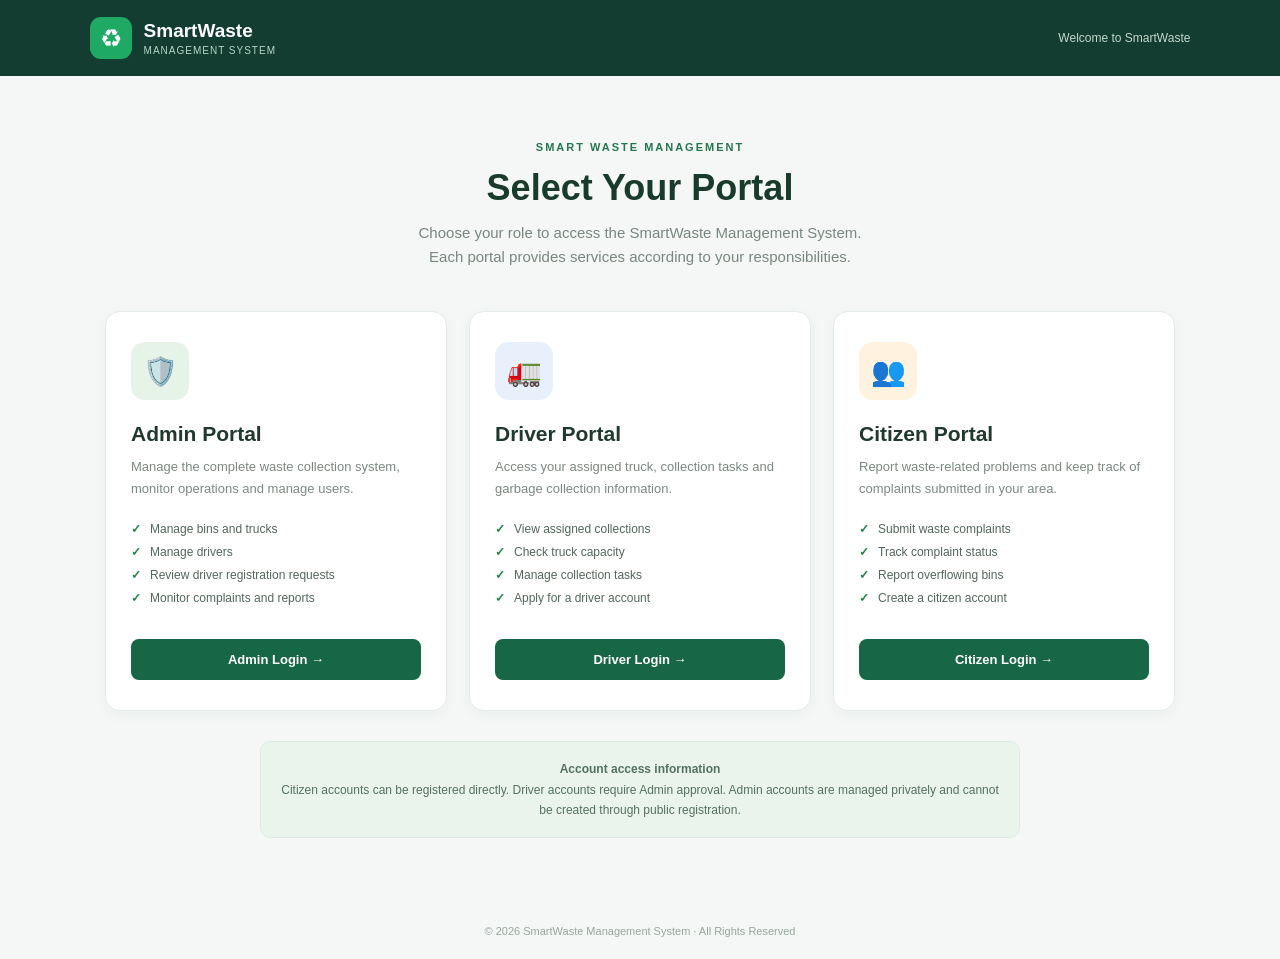
<file: frontend/index.html>
<!DOCTYPE html>
<html lang="en">
<head>
    <meta charset="UTF-8">
    <meta name="viewport" content="width=device-width, initial-scale=1.0">
    <title>SmartWaste | Select Portal</title>

    <style>
        * {
            margin: 0;
            padding: 0;
            box-sizing: border-box;
        }

        body {
            font-family: Arial, Helvetica, sans-serif;
            background: #f4f7f5;
            color: #20382d;
            min-height: 100vh;
        }

        .navbar {
            height: 76px;
            padding: 0 7%;
            display: flex;
            align-items: center;
            justify-content: space-between;
            background: #123d30;
            color: white;
        }

        .brand {
            display: flex;
            align-items: center;
            gap: 12px;
        }

        .brand-icon {
            width: 42px;
            height: 42px;
            display: grid;
            place-items: center;
            border-radius: 11px;
            background: #1eaa65;
            font-size: 25px;
        }

        .brand h2 {
            font-size: 19px;
        }

        .brand p {
            font-size: 10px;
            margin-top: 3px;
            color: #b6d3c4;
            letter-spacing: 1px;
        }

        .navbar-label {
            font-size: 12px;
            color: #c4d7cc;
        }

        .main {
            max-width: 1120px;
            margin: 65px auto;
            padding: 0 25px;
        }

        .intro {
            text-align: center;
            margin-bottom: 42px;
        }

        .eyebrow {
            color: #267650;
            font-size: 11px;
            font-weight: 700;
            letter-spacing: 2px;
            margin-bottom: 14px;
        }

        .intro h1 {
            font-size: 36px;
            margin-bottom: 12px;
            color: #193b2c;
        }

        .intro p {
            color: #78877f;
            font-size: 15px;
            line-height: 1.6;
        }

        .portal-grid {
            display: grid;
            grid-template-columns: repeat(3, 1fr);
            gap: 22px;
        }

        .portal-card {
            background: white;
            border: 1px solid #e4ece6;
            border-radius: 15px;
            padding: 30px 25px;
            min-height: 290px;
            display: flex;
            flex-direction: column;
            box-shadow: 0 4px 15px rgba(20, 50, 35, 0.04);
            transition: 0.2s ease;
        }

        .portal-card:hover {
            transform: translateY(-5px);
            box-shadow: 0 12px 25px rgba(20, 50, 35, 0.09);
            border-color: #a9d4b8;
        }

        .portal-icon {
            height: 58px;
            width: 58px;
            border-radius: 14px;
            display: grid;
            place-items: center;
            font-size: 28px;
            margin-bottom: 22px;
        }

        .admin-icon {
            background: #e6f3e9;
        }

        .driver-icon {
            background: #e7f0fb;
        }

        .citizen-icon {
            background: #fff2df;
        }

        .portal-card h2 {
            font-size: 21px;
            margin-bottom: 10px;
        }

        .portal-card p {
            color: #7b8981;
            font-size: 13px;
            line-height: 1.7;
            margin-bottom: 22px;
        }

        .portal-features {
            list-style: none;
            margin-bottom: 25px;
        }

        .portal-features li {
            color: #52675b;
            font-size: 12px;
            margin-bottom: 9px;
        }

        .portal-features li::before {
            content: "✓";
            color: #21804e;
            font-weight: bold;
            margin-right: 9px;
        }

        .portal-button {
            display: block;
            margin-top: auto;
            text-align: center;
            background: #176747;
            color: white;
            padding: 13px;
            border-radius: 8px;
            font-size: 13px;
            font-weight: 700;
            text-decoration: none;
            transition: 0.2s;
        }

        .portal-button:hover {
            background: #104d36;
        }

        .notice {
            margin: 30px auto 0;
            padding: 17px 20px;
            max-width: 760px;
            border: 1px solid #dcebe1;
            background: #eaf4ed;
            color: #547161;
            border-radius: 10px;
            text-align: center;
            font-size: 12px;
            line-height: 1.7;
        }

        footer {
            text-align: center;
            padding: 22px;
            color: #98a69d;
            font-size: 11px;
        }

        @media (max-width: 800px) {
            .portal-grid {
                grid-template-columns: 1fr;
            }

            .main {
                margin: 40px auto;
            }

            .intro h1 {
                font-size: 28px;
            }

            .portal-card {
                min-height: auto;
            }
        }
    </style>
</head>

<body>

    <header class="navbar">
        <div class="brand">
            <div class="brand-icon">♻</div>
            <div>
                <h2>SmartWaste</h2>
                <p>MANAGEMENT SYSTEM</p>
            </div>
        </div>

        <span class="navbar-label">Welcome to SmartWaste</span>
    </header>

    <main class="main">

        <section class="intro">
            <div class="eyebrow">SMART WASTE MANAGEMENT</div>
            <h1>Select Your Portal</h1>
            <p>
                Choose your role to access the SmartWaste Management System.
                <br>
                Each portal provides services according to your responsibilities.
            </p>
        </section>

        <section class="portal-grid">

            <!-- ADMIN -->
            <article class="portal-card">
                <div class="portal-icon admin-icon">🛡️</div>

                <h2>Admin Portal</h2>

                <p>
                    Manage the complete waste collection system,
                    monitor operations and manage users.
                </p>

                <ul class="portal-features">
                    <li>Manage bins and trucks</li>
                    <li>Manage drivers</li>
                    <li>Review driver registration requests</li>
                    <li>Monitor complaints and reports</li>
                </ul>

                <a href="login.html?role=admin" class="portal-button">
                    Admin Login →
                </a>
            </article>

            <!-- DRIVER -->
            <article class="portal-card">
                <div class="portal-icon driver-icon">🚛</div>

                <h2>Driver Portal</h2>

                <p>
                    Access your assigned truck, collection tasks
                    and garbage collection information.
                </p>

                <ul class="portal-features">
                    <li>View assigned collections</li>
                    <li>Check truck capacity</li>
                    <li>Manage collection tasks</li>
                    <li>Apply for a driver account</li>
                </ul>

                <a href="login.html?role=driver" class="portal-button">
                    Driver Login →
                </a>
            </article>

            <!-- CITIZEN -->
            <article class="portal-card">
                <div class="portal-icon citizen-icon">👥</div>

                <h2>Citizen Portal</h2>

                <p>
                    Report waste-related problems and keep track
                    of complaints submitted in your area.
                </p>

                <ul class="portal-features">
                    <li>Submit waste complaints</li>
                    <li>Track complaint status</li>
                    <li>Report overflowing bins</li>
                    <li>Create a citizen account</li>
                </ul>

                <a href="login.html?role=citizen" class="portal-button">
                    Citizen Login →
                </a>
            </article>

        </section>

        <div class="notice">
            <strong>Account access information</strong><br>
            Citizen accounts can be registered directly. Driver accounts
            require Admin approval. Admin accounts are managed privately
            and cannot be created through public registration.
        </div>

    </main>

    <footer>
        © 2026 SmartWaste Management System · All Rights Reserved
    </footer>

</body>
</html>
</file>
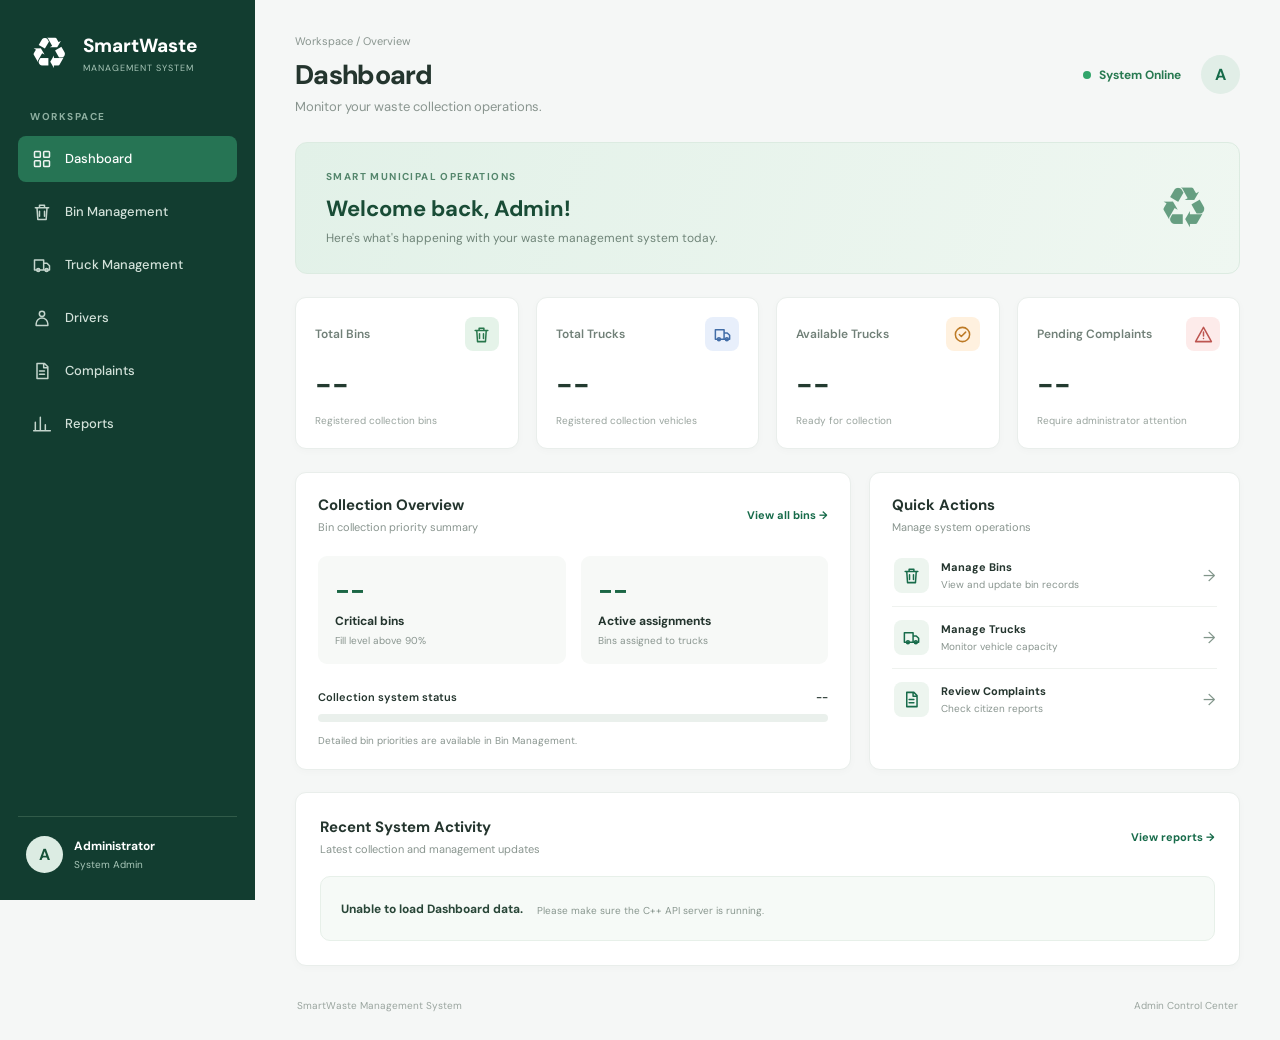
<file: frontend/admin/index.html>
<!DOCTYPE html>
<html lang="en">
<head>
    <meta charset="UTF-8">
    <meta name="viewport" content="width=device-width, initial-scale=1.0">
    <title>SmartWaste | Admin Dashboard</title>
    <link rel="stylesheet" href="style.css">
</head>

<body>

<div class="app">

    <aside class="sidebar">

        <div class="brand">
            <div class="brand-icon" role="img" aria-label="SmartWaste recycling logo"><span class="brand-symbol">♻︎</span></div>
            <div>
                <h2>SmartWaste</h2>
                <span>MANAGEMENT SYSTEM</span>
            </div>
        </div>

        <p class="nav-heading">WORKSPACE</p>

        <nav class="navigation">
            <a class="nav-link active" href="index.html"><svg class="nav-icon" viewBox="0 0 24 24" aria-hidden="true"><rect x="3" y="3" width="7" height="7" rx="1"/><rect x="14" y="3" width="7" height="7" rx="1"/><rect x="3" y="14" width="7" height="7" rx="1"/><rect x="14" y="14" width="7" height="7" rx="1"/></svg><span class="nav-label">Dashboard</span></a>

            <a class="nav-link" href="bins.html"><svg class="nav-icon" viewBox="0 0 24 24" aria-hidden="true"><path d="M4 7h16M6 7l1 14h10l1-14M9 7V4h6v3M9 11v6M15 11v6"/></svg><span class="nav-label">Bin Management</span></a>

            <a class="nav-link" href="trucks.html"><svg class="nav-icon" viewBox="0 0 24 24" aria-hidden="true"><path d="M3 6h11v12H3zM14 10h4l3 3v5h-7z"/><circle cx="7.5" cy="18" r="1.8"/><circle cx="17.5" cy="18" r="1.8"/></svg><span class="nav-label">Truck Management</span></a>

            <a class="nav-link" href="drivers.html"><svg class="nav-icon" viewBox="0 0 24 24" aria-hidden="true"><circle cx="12" cy="7" r="3.2"/><path d="M5 21v-2a7 7 0 0 1 14 0v2z"/></svg><span class="nav-label">Drivers</span></a>

            <a class="nav-link" href="complaints.html"><svg class="nav-icon" viewBox="0 0 24 24" aria-hidden="true"><path d="M6 3h9l4 4v14H6zM14 3v5h5M9 12h6M9 16h6"/></svg><span class="nav-label">Complaints</span></a>

            <a class="nav-link" href="reports.html"><svg class="nav-icon" viewBox="0 0 24 24" aria-hidden="true"><path d="M4 20V10M10 20V4M16 20v-7M22 20H2"/></svg><span class="nav-label">Reports</span></a>
        </nav>

        <div class="sidebar-bottom">
            <div class="admin-avatar">A</div>
            <div>
                <strong>Administrator</strong>
                <small>System Admin</small>
            </div>
        </div>

    </aside>


    <main class="main-content">

        <header class="topbar">

            <div>
                <p class="breadcrumb">Workspace / Overview</p>
                <h1>Dashboard</h1>
                <p class="page-description">
                    Monitor your waste collection operations.
                </p>
            </div>

            <div class="topbar-right">
                <span class="online-status">
                    <span></span> System Online
                </span>
                <div class="profile-circle">A</div>
            </div>

        </header>


        <section class="welcome-banner">

            <div>
                <p class="welcome-label">SMART MUNICIPAL OPERATIONS</p>
                <h2>Welcome back, Admin!</h2>
                <p>
                    Here's what's happening with your waste
                    management system today.
                </p>
            </div>

            <div class="welcome-icon" role="img" aria-label="SmartWaste recycling logo"><span class="brand-symbol">♻︎</span></div>

        </section>


        <section class="stats-grid">

            <div class="stat-card">
                <div class="stat-top">
                    <span>Total Bins</span>
                    <div class="stat-icon green"><svg class="page-icon" viewBox="0 0 24 24" aria-hidden="true"><path d="M4 7h16M6 7l1 14h10l1-14M9 7V4h6v3M9.5 11v6M14.5 11v6"/></svg></div>
                </div>
                <h2 id="totalBins">--</h2>
                <small>Registered collection bins</small>
            </div>

            <div class="stat-card">
                <div class="stat-top">
                    <span>Total Trucks</span>
                    <div class="stat-icon blue"><svg class="page-icon" viewBox="0 0 24 24" aria-hidden="true"><path d="M3 6h11v12H3zM14 10h4l3 3v5h-7z"/><circle cx="7.5" cy="18" r="1.8"/><circle cx="17.5" cy="18" r="1.8"/></svg></div>
                </div>
                <h2 id="totalTrucks">--</h2>
                <small>Registered collection vehicles</small>
            </div>

            <div class="stat-card">
                <div class="stat-top">
                    <span>Available Trucks</span>
                    <div class="stat-icon orange"><svg class="page-icon" viewBox="0 0 24 24" aria-hidden="true"><circle cx="12" cy="12" r="9"/><path d="m8 12 2.5 2.5L16 9"/></svg></div>
                </div>
                <h2 id="availableTrucks">--</h2>
                <small>Ready for collection</small>
            </div>

            <div class="stat-card">
                <div class="stat-top">
                    <span>Pending Complaints</span>
                    <div class="stat-icon red"><svg class="page-icon" viewBox="0 0 24 24" aria-hidden="true"><path d="M12 3 22 21H2L12 3Z"/><path d="M12 9v5M12 17h.01"/></svg></div>
                </div>
                <h2 id="pendingComplaints">--</h2>
                <small>Require administrator attention</small>
            </div>

        </section>


        <section class="dashboard-grid">

            <div class="panel priority-panel">

                <div class="panel-heading">
                    <div>
                        <h3>Collection Overview</h3>
                        <p>Bin collection priority summary</p>
                    </div>

                    <a href="bins.html">View all bins →</a>
                </div>

                <div class="overview-content">

                    <div class="overview-number">
                        <strong id="criticalBins">--</strong>
                        <span>Critical bins</span>
                        <small>Fill level above 90%</small>
                    </div>

                    <div class="overview-number">
                        <strong id="activeAssignments">--</strong>
                        <span>Active assignments</span>
                        <small>Bins assigned to trucks</small>
                    </div>

                </div>

                <div class="progress-heading">
                    <span>Collection system status</span>
                    <span id="collectionProgress">--</span>
                </div>

                <div class="progress-track">
                    <div class="progress-fill" id="progressFill"></div>
                </div>

                <p class="panel-note">
                    Detailed bin priorities are available in Bin Management.
                </p>

            </div>


            <div class="panel quick-panel">

                <div class="panel-heading">
                    <div>
                        <h3>Quick Actions</h3>
                        <p>Manage system operations</p>
                    </div>
                </div>

                <a class="quick-action" href="bins.html">
                    <span class="action-icon"><svg class="page-icon" viewBox="0 0 24 24" aria-hidden="true"><path d="M4 7h16M6 7l1 14h10l1-14M9 7V4h6v3M9.5 11v6M14.5 11v6"/></svg></span>
                    <div>
                        <strong>Manage Bins</strong>
                        <small>View and update bin records</small>
                    </div>
                    <span class="arrow">→</span>
                </a>

                <a class="quick-action" href="trucks.html">
                    <span class="action-icon"><svg class="page-icon" viewBox="0 0 24 24" aria-hidden="true"><path d="M3 6h11v12H3zM14 10h4l3 3v5h-7z"/><circle cx="7.5" cy="18" r="1.8"/><circle cx="17.5" cy="18" r="1.8"/></svg></span>
                    <div>
                        <strong>Manage Trucks</strong>
                        <small>Monitor vehicle capacity</small>
                    </div>
                    <span class="arrow">→</span>
                </a>

                <a class="quick-action" href="complaints.html">
                    <span class="action-icon"><svg class="page-icon" viewBox="0 0 24 24" aria-hidden="true"><path d="M6 3h9l4 4v14H6zM14 3v5h5M9 12h6M9 16h6"/></svg></span>
                    <div>
                        <strong>Review Complaints</strong>
                        <small>Check citizen reports</small>
                    </div>
                    <span class="arrow">→</span>
                </a>

            </div>

        </section>


        <section class="panel activity-panel">

            <div class="panel-heading">
                <div>
                    <h3>Recent System Activity</h3>
                    <p>Latest collection and management updates</p>
                </div>

                <a href="reports.html">View reports →</a>
            </div>

            <div id="recentActivity" class="activity-list">
                <div class="empty-state">
                    Activity will appear here after connecting the backend.
                </div>
            </div>

        </section>


        <footer>
            <span>SmartWaste Management System</span>
            <span>Admin Control Center</span>
        </footer>

    </main>

</div>

<script src="script.js"></script>

</body>
</html>
</file>
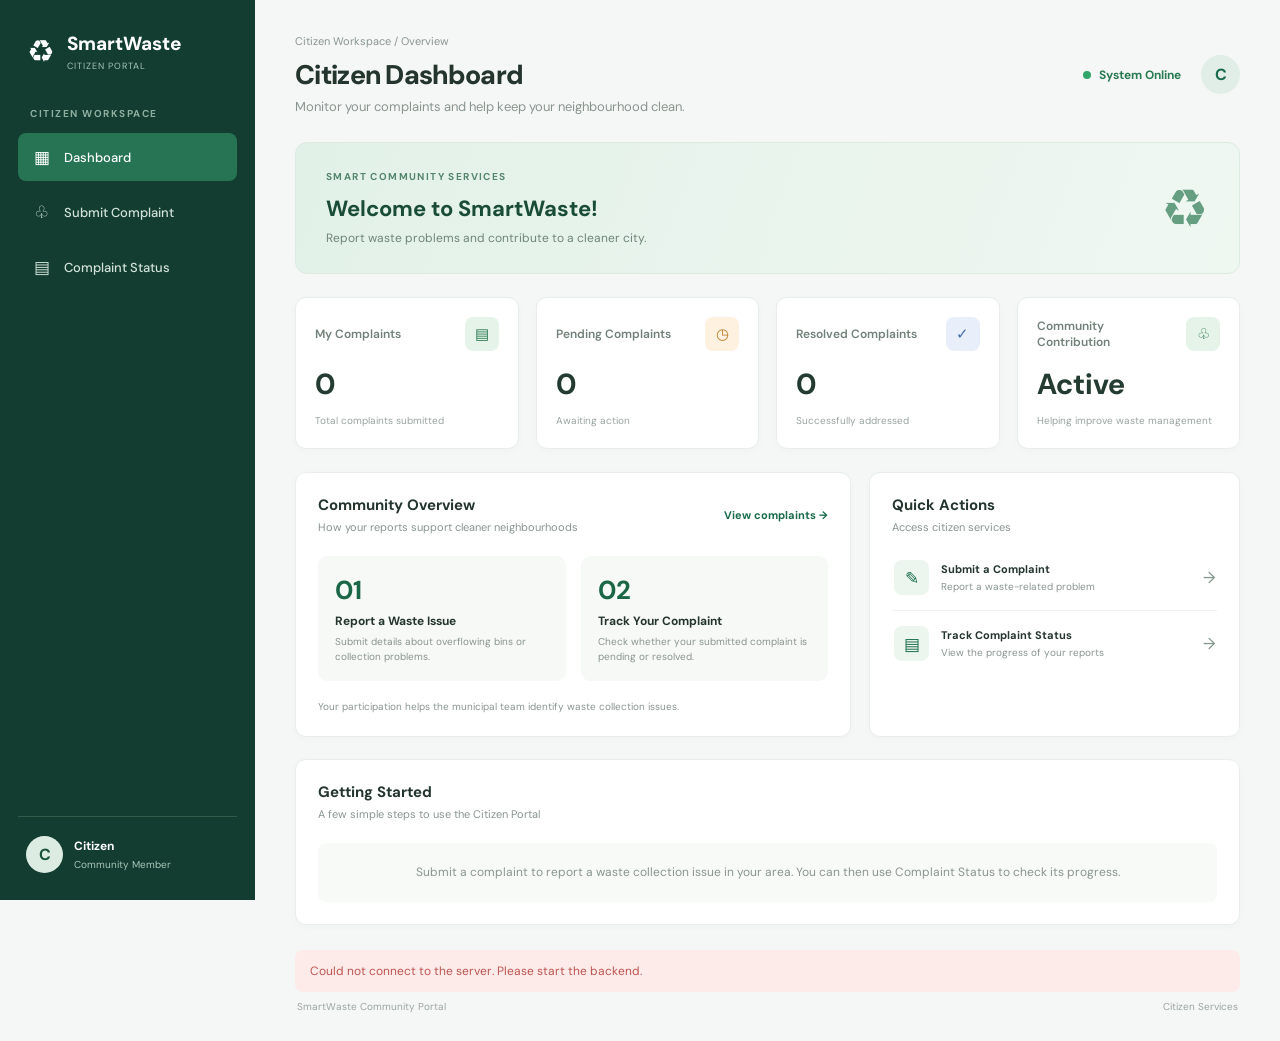
<file: frontend/citizen/index.html>
<!DOCTYPE html>
<html lang="en">
<head>
    <meta charset="UTF-8">
    <meta name="viewport" content="width=device-width, initial-scale=1.0">
    <title>Citizen Dashboard | SmartWaste</title>
    <link rel="stylesheet" href="style.css">
</head>
<script src="profile.js"></script>
<body>

    <div class="app">

        <aside class="sidebar">
            <div class="brand">
                <div class="brand-icon">♻</div>
                <div>
                    <h2>SmartWaste</h2>
                    <span>CITIZEN PORTAL</span>
                </div>
            </div>

            <div class="nav-heading">CITIZEN WORKSPACE</div>

            <nav class="navigation">
                <a href="index.html" class="nav-link active">
                    <span>▦</span> Dashboard
                </a>
                <a href="complaint.html" class="nav-link">
                    <span>♧</span> Submit Complaint
                </a>
                <a href="status.html" class="nav-link">
                    <span>▤</span> Complaint Status
                </a>
            </nav>

           <div class="sidebar-bottom">
    <div class="admin-avatar" id="citizenInitial">C</div>
    <div>
        <strong id="citizenDisplayName">Citizen</strong>
        <small id="citizenDisplayRole">Community Member</small>
    </div>
</div>
        </aside>

        <main class="main-content">

            <header class="topbar">
                <div>
                    <div class="breadcrumb">Citizen Workspace / Overview</div>
                    <h1>Citizen Dashboard</h1>
                    <p class="page-description">
                        Monitor your complaints and help keep your neighbourhood clean.
                    </p>
                </div>

                <div class="topbar-right">
                    <div class="online-status">
                        <span></span> System Online
                    </div>
                    <div class="profile-circle" id="profileCircle">T</div>
                </div>
            </header>

            <section class="welcome-banner">
                <div>
                    <div class="welcome-label">SMART COMMUNITY SERVICES</div>
                    <h2>Welcome to SmartWaste!</h2>
                    <p>Report waste problems and contribute to a cleaner city.</p>
                </div>
                <div class="welcome-icon">♻</div>
            </section>

            <section class="stats-grid">

                <div class="stat-card">
                    <div class="stat-top">
                        <span>My Complaints</span>
                        <div class="stat-icon green">▤</div>
                    </div>
                    <h2 id="totalComplaints">0</h2>
                    <small>Total complaints submitted</small>
                </div>

                <div class="stat-card">
                    <div class="stat-top">
                        <span>Pending Complaints</span>
                        <div class="stat-icon orange">◷</div>
                    </div>
                    <h2 id="pendingComplaints">0</h2>
                    <small>Awaiting action</small>
                </div>

                <div class="stat-card">
                    <div class="stat-top">
                        <span>Resolved Complaints</span>
                        <div class="stat-icon blue">✓</div>
                    </div>
                    <h2 id="resolvedComplaints">0</h2>
                    <small>Successfully addressed</small>
                </div>

                <div class="stat-card">
                    <div class="stat-top">
                        <span>Community Contribution</span>
                        <div class="stat-icon green">♧</div>
                    </div>
                    <h2>Active</h2>
                    <small>Helping improve waste management</small>
                </div>

            </section>

            <section class="dashboard-grid">

                <div class="panel">
                    <div class="panel-heading">
                        <div>
                            <h3>Community Overview</h3>
                            <p>How your reports support cleaner neighbourhoods</p>
                        </div>
                        <a href="status.html">View complaints →</a>
                    </div>

                    <div class="overview-content">
                        <div class="overview-number">
                            <strong>01</strong>
                            <span>Report a Waste Issue</span>
                            <small>Submit details about overflowing bins or collection problems.</small>
                        </div>

                        <div class="overview-number">
                            <strong>02</strong>
                            <span>Track Your Complaint</span>
                            <small>Check whether your submitted complaint is pending or resolved.</small>
                        </div>
                    </div>

                    <p class="panel-note">
                        Your participation helps the municipal team identify waste collection issues.
                    </p>
                </div>

                <div class="panel quick-panel">
                    <div class="panel-heading">
                        <div>
                            <h3>Quick Actions</h3>
                            <p>Access citizen services</p>
                        </div>
                    </div>

                    <a href="complaint.html" class="quick-action">
                        <div class="action-icon">✎</div>
                        <div>
                            <strong>Submit a Complaint</strong>
                            <small>Report a waste-related problem</small>
                        </div>
                        <span class="arrow">→</span>
                    </a>

                    <a href="status.html" class="quick-action">
                        <div class="action-icon">▤</div>
                        <div>
                            <strong>Track Complaint Status</strong>
                            <small>View the progress of your reports</small>
                        </div>
                        <span class="arrow">→</span>
                    </a>
                </div>

            </section>

            <section class="panel activity-panel">
                <div class="panel-heading">
                    <div>
                        <h3>Getting Started</h3>
                        <p>A few simple steps to use the Citizen Portal</p>
                    </div>
                </div>

                <div class="empty-state">
                    Submit a complaint to report a waste collection issue in your area.
                    You can then use Complaint Status to check its progress.
                </div>
            </section>

            <div id="citizenMessage" class="message"></div>

            <footer>
                <span>SmartWaste Community Portal</span>
                <span>Citizen Services</span>
            </footer>

        </main>
    </div>

    <script src="script.js"></script>
</body>
</html>
</file>
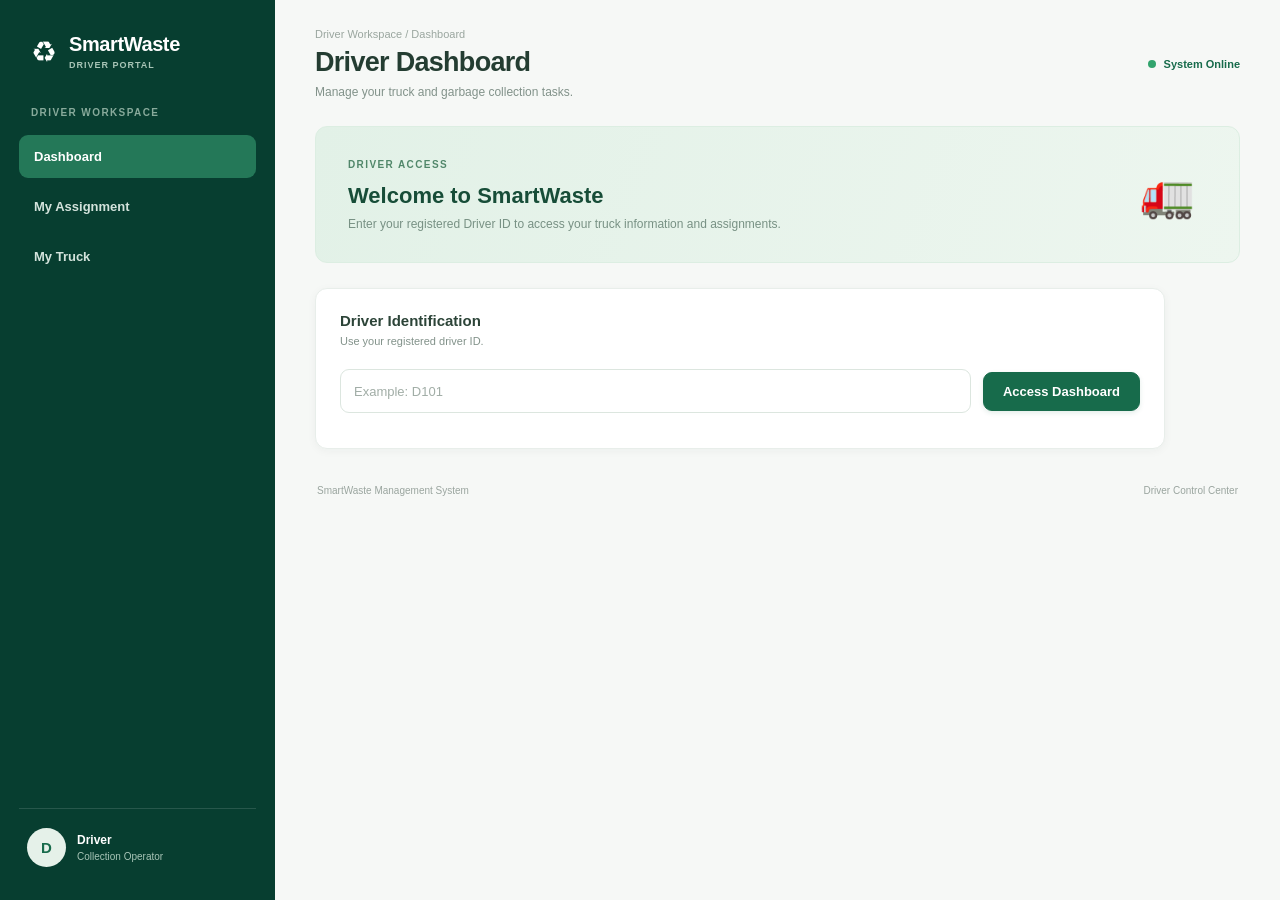
<file: frontend/driver/index.html>
<!DOCTYPE html>
<html lang="en">

<head>
    <meta charset="UTF-8">
    <meta name="viewport" content="width=device-width, initial-scale=1.0">

    <title>Driver Portal | SmartWaste</title>

    <link rel="stylesheet" href="style.css">
</head>

<body>

    <div class="driver-app">

        <!-- SIDEBAR -->
        <aside class="sidebar">

            <div class="brand">
                <div class="brand-icon">♻</div>

                <div>
                    <h2>SmartWaste</h2>
                    <span>DRIVER PORTAL</span>
                </div>
            </div>

            <p class="nav-heading">DRIVER WORKSPACE</p>

            <nav class="navigation">
    <a href="index.html" class="nav-link active">
        Dashboard
    </a>

    <a href="assignment.html" class="nav-link">
        My Assignment
    </a>

    <a href="truck.html" class="nav-link">
        My Truck
    </a>
</nav>

            <div class="sidebar-bottom">
                <div class="driver-avatar">D</div>

                <div>
                    <strong id="sidebarDriverName">Driver</strong>
                    <small>Collection Operator</small>
                </div>
            </div>

        </aside>


        <!-- MAIN CONTENT -->
        <main class="main-content">

            <header class="topbar">

                <div>
                    <p class="breadcrumb">
                        Driver Workspace / Dashboard
                    </p>

                    <h1>Driver Dashboard</h1>

                    <p class="page-description">
                        Manage your truck and garbage collection tasks.
                    </p>
                </div>

                <span class="online-status">
                    <span></span> System Online
                </span>

            </header>


            <!-- DRIVER ID LOGIN -->
            <section class="welcome-banner">

                <div>
                    <p class="welcome-label">DRIVER ACCESS</p>

                    <h2>Welcome to SmartWaste</h2>

                    <p>
                        Enter your registered Driver ID to access
                        your truck information and assignments.
                    </p>
                </div>

                <div class="welcome-icon">🚛</div>

            </section>


            <section class="panel login-panel">

                <div class="panel-heading">
                    <div>
                        <h3>Driver Identification</h3>

                        <p>
                            Use your registered driver ID.
                        </p>
                    </div>
                </div>

                <div class="login-form">

                    <input
                        type="text"
                        id="driverIdInput"
                        placeholder="Example: D101"
                    >

                    <button
                        type="button"
                        class="primary-btn"
                        id="lookupDriverBtn"
                    >
                        Access Dashboard
                    </button>

                </div>

                <p id="driverMessage" class="message"></p>

            </section>


            <!-- DRIVER DASHBOARD -->
            <div id="driverWorkspace" hidden>

                <!-- DRIVER PROFILE -->
                <section class="panel profile-panel">

                    <div class="panel-heading">
                        <div>
                            <h3>Driver Information</h3>

                            <p>
                                Your registered profile details.
                            </p>
                        </div>
                    </div>

                    <div class="profile-grid">

                        <div>
                            <span>Driver ID</span>
                            <strong id="driverId">--</strong>
                        </div>

                        <div>
                            <span>Driver Name</span>
                            <strong id="driverName">--</strong>
                        </div>

                        <div>
                            <span>Phone Number</span>
                            <strong id="driverPhone">--</strong>
                        </div>

                        <div>
                            <span>Assigned Truck</span>
                            <strong id="truckId">--</strong>
                        </div>

                    </div>

                </section>


                <!-- TRUCK STATISTICS -->
                <section class="stats-grid">

                    <div class="stat-card">
                        <span>Truck Capacity</span>
                        <h2 id="truckCapacity">--</h2>
                        <small>Maximum capacity</small>
                    </div>

                    <div class="stat-card">
                        <span>Current Load</span>
                        <h2 id="truckLoad">--</h2>
                        <small>Garbage currently loaded</small>
                    </div>

                    <div class="stat-card">
                        <span>Remaining Capacity</span>
                        <h2 id="truckRemaining">--</h2>
                        <small>Available space</small>
                    </div>

                    <div class="stat-card">
                        <span>Truck Status</span>
                        <h2 id="truckStatus">--</h2>
                        <small>Current operating status</small>
                    </div>

                </section>


                <!-- TRUCK UTILIZATION -->
                <section class="panel" id="truck">

                    <div class="panel-heading">
                        <div>
                            <h3>Truck Capacity Overview</h3>

                            <p>
                                Monitor your current truck load.
                            </p>
                        </div>
                    </div>

                    <div class="progress-heading">
                        <span>Capacity Utilization</span>
                        <strong id="truckUtilization">0%</strong>
                    </div>

                    <div class="progress-track">
                        <div
                            class="progress-fill"
                            id="truckProgress"
                        ></div>
                    </div>

                    <p id="truckAlert" class="panel-note">
                        Truck capacity information will appear here.
                    </p>

                </section>


                <!-- ASSIGNED COLLECTION -->
                <section class="panel" id="assignment">

                    <div class="panel-heading">
                        <div>
                            <h3>My Collection Assignment</h3>

                            <p>
                                Collection task assigned to your truck.
                            </p>
                        </div>
                    </div>

                    <div class="assignment-details">

                        <div>
                            <span>Assigned Bin</span>
                            <strong id="assignedBin">--</strong>
                        </div>

                        <div>
                            <span>Bin Location</span>
                            <strong id="binLocation">--</strong>
                        </div>

                        <div>
                            <span>Bin Fill Level</span>
                            <strong id="binFill">--</strong>
                        </div>

                        <div>
                            <span>Garbage Type</span>
                            <strong id="binGarbage">--</strong>
                        </div>

                    </div>

                    <p id="assignmentMessage" class="panel-note">
                        Assignment information will appear here.
                    </p>

                </section>

            </div>


            <footer>
                <span>SmartWaste Management System</span>
                <span>Driver Control Center</span>
            </footer>

        </main>

    </div>

    <script src="script.js"></script>

</body>
</html>
</file>
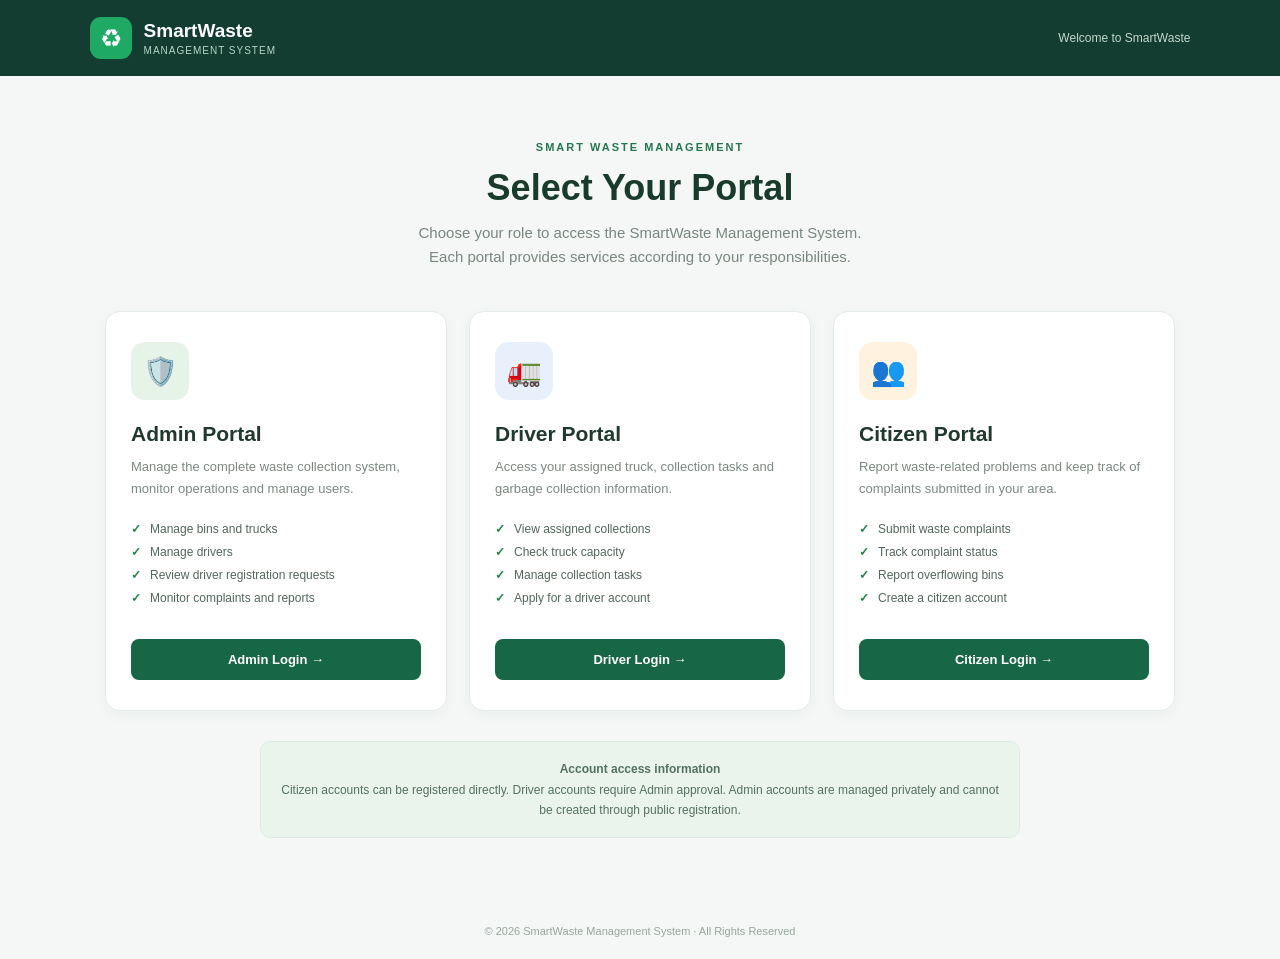
<file: frontend/login.html>
<!DOCTYPE html>
<html lang="en">
<head>
    <meta charset="UTF-8">
    <meta name="viewport" content="width=device-width, initial-scale=1.0">
    <title>SmartWaste | Login</title>

    <style>
        * {
            margin: 0;
            padding: 0;
            box-sizing: border-box;
        }

        body {
            font-family: Arial, Helvetica, sans-serif;
            background: #f4f7f5;
            color: #20382d;
            min-height: 100vh;
        }

        header {
            height: 75px;
            padding: 0 7%;
            display: flex;
            align-items: center;
            justify-content: space-between;
            background: #123d30;
            color: white;
        }

        .brand {
            display: flex;
            align-items: center;
            gap: 12px;
        }

        .brand-icon {
            width: 42px;
            height: 42px;
            display: grid;
            place-items: center;
            border-radius: 11px;
            background: #1eaa65;
            font-size: 25px;
        }

        .brand h2 {
            font-size: 19px;
        }

        .brand p {
            color: #b6d3c4;
            font-size: 10px;
            letter-spacing: 1px;
            margin-top: 3px;
        }

        .back-link {
            color: #d8e8df;
            text-decoration: none;
            font-size: 13px;
        }

        .back-link:hover {
            color: white;
        }

        main {
            min-height: calc(100vh - 75px);
            display: flex;
            align-items: center;
            justify-content: center;
            padding: 40px 20px;
        }

        .auth-card {
            width: 100%;
            max-width: 445px;
            background: white;
            border: 1px solid #e4ece6;
            border-radius: 15px;
            padding: 36px;
            box-shadow: 0 8px 30px rgba(20, 50, 35, 0.06);
        }

        .role-icon {
            width: 55px;
            height: 55px;
            border-radius: 13px;
            background: #e6f3e9;
            display: grid;
            place-items: center;
            font-size: 26px;
            margin-bottom: 20px;
        }

        .role-label {
            display: inline-block;
            background: #eaf4ed;
            color: #267650;
            padding: 6px 11px;
            border-radius: 20px;
            font-size: 10px;
            font-weight: 700;
            letter-spacing: 1px;
            margin-bottom: 13px;
        }

        h1 {
            font-size: 26px;
            color: #193b2c;
            margin-bottom: 9px;
        }

        .subtitle {
            font-size: 13px;
            line-height: 1.6;
            color: #829087;
            margin-bottom: 27px;
        }

        .form-group {
            margin-bottom: 18px;
        }

        label {
            display: block;
            margin-bottom: 8px;
            color: #405449;
            font-size: 12px;
            font-weight: 700;
        }

        input {
            width: 100%;
            height: 45px;
            padding: 0 13px;
            border: 1px solid #dce5df;
            border-radius: 8px;
            outline: none;
            background: white;
            color: #253b30;
            font-size: 13px;
        }

        input:focus {
            border-color: #176b4a;
            box-shadow: 0 0 0 3px rgba(23, 107, 74, 0.08);
        }

        .password-options {
            display: flex;
            align-items: center;
            gap: 8px;
            margin: 0 0 20px;
            color: #718078;
            font-size: 12px;
        }

        .password-options input {
            width: 14px;
            height: 14px;
        }

        .primary-btn {
            width: 100%;
            height: 46px;
            border: none;
            border-radius: 8px;
            background: #176747;
            color: white;
            font-size: 13px;
            font-weight: 700;
            cursor: pointer;
            transition: 0.2s;
        }

        .primary-btn:hover {
            background: #104d36;
        }

        .switch-text {
            text-align: center;
            color: #7b8981;
            font-size: 12px;
            margin-top: 22px;
        }

        .switch-btn {
            border: none;
            background: none;
            color: #176b4a;
            font-weight: 700;
            font-size: 12px;
            cursor: pointer;
        }

        .switch-btn:hover {
            text-decoration: underline;
        }

        .role-notice {
            background: #f0f6f1;
            border: 1px solid #e2ede4;
            border-radius: 8px;
            padding: 13px;
            margin-top: 19px;
            color: #61786a;
            font-size: 11px;
            line-height: 1.6;
        }

        .message {
            display: none;
            padding: 12px;
            border-radius: 8px;
            margin-top: 16px;
            font-size: 12px;
            line-height: 1.5;
            background: #fff3df;
            color: #92601d;
        }

        .message.show {
            display: block;
        }

        .hidden {
            display: none !important;
        }

        @media (max-width: 500px) {
            .auth-card {
                padding: 25px 21px;
            }

            header {
                padding: 0 18px;
            }
        }
    </style>
</head>

<body>

    <header>
        <div class="brand">
            <div class="brand-icon">♻</div>
            <div>
                <h2>SmartWaste</h2>
                <p>MANAGEMENT SYSTEM</p>
            </div>
        </div>

        <a href="index.html" class="back-link">← Change Portal</a>
    </header>

    <main>
        <section class="auth-card">

            <div class="role-icon" id="roleIcon">♻</div>

            <span class="role-label" id="roleLabel">CITIZEN PORTAL</span>

            <h1 id="pageTitle">Welcome Back</h1>

            <p class="subtitle" id="pageSubtitle">
                Sign in to access your SmartWaste account.
            </p>

            <!-- LOGIN FORM -->
            <form id="loginForm">

                <div class="form-group">
                    <label for="loginEmail">Email Address</label>
                    <input
                        type="email"
                        id="loginEmail"
                        placeholder="Enter your registered email"
                        autocomplete="username"
                        required
                    >
                </div>

                <div class="form-group">
                    <label for="loginPassword">Password</label>
                    <input
                        type="password"
                        id="loginPassword"
                        placeholder="Enter your password"
                        autocomplete="current-password"
                        required
                    >
                </div>

                <div class="password-options">
                    <input type="checkbox" id="showPassword">
                    <label for="showPassword" style="margin:0;font-weight:400;">
                        Show password
                    </label>
                </div>

                <button type="submit" class="primary-btn">
                    Login to Portal →
                </button>

            </form>

            <!-- REGISTRATION FORM -->
            <form id="registerForm" class="hidden">

                <div class="form-group">
                    <label for="registerName">Full Name</label>
                    <input
                        type="text"
                        id="registerName"
                        placeholder="Enter your full name"
                        autocomplete="name"
                        required
                    >
                </div>

                <div class="form-group">
                    <label for="registerPhone">Mobile Number</label>
                    <input
                        type="tel"
                        id="registerPhone"
                        placeholder="10-digit mobile number"
                        maxlength="10"
                        pattern="[0-9]{10}"
                        autocomplete="tel"
                        required
                    >
                </div>

                <div class="form-group">
                    <label for="registerEmail">Email Address</label>
                    <input
                        type="email"
                        id="registerEmail"
                        placeholder="Enter your email"
                        autocomplete="email"
                        required
                    >
                </div>

                <div class="form-group">
                    <label for="registerPassword">Create Password</label>
                    <input
                        type="password"
                        id="registerPassword"
                        placeholder="At least 8 characters"
                        minlength="8"
                        autocomplete="new-password"
                        required
                    >
                </div>

                <div class="form-group">
                    <label for="confirmPassword">Confirm Password</label>
                    <input
                        type="password"
                        id="confirmPassword"
                        placeholder="Enter password again"
                        minlength="8"
                        autocomplete="new-password"
                        required
                    >
                </div>

                <button type="submit" class="primary-btn" id="registerButton">
                    Create Account →
                </button>

            </form>

            <div class="switch-text" id="registerSwitch">
                Don't have an account?
                <button type="button" class="switch-btn" id="showRegister">
                    Create Account
                </button>
            </div>

            <div class="switch-text hidden" id="loginSwitch">
                Already have an account?
                <button type="button" class="switch-btn" id="showLogin">
                    Login
                </button>
            </div>

            <div class="role-notice" id="roleNotice"></div>

            <div class="message" id="authMessage"></div>

        </section>
    </main>

<script>
    const API_BASE = "http://127.0.0.1:8080";

    const params = new URLSearchParams(window.location.search);
    const role = params.get("role");

    const roleDetails = {
        admin: {
            title: "Administrator Login",
            label: "ADMIN PORTAL",
            icon: "🛡️",
            subtitle: "Sign in to manage the SmartWaste system.",
            notice: "Admin accounts are managed privately. Public registration is not available."
        },

        driver: {
            title: "Driver Login",
            label: "DRIVER PORTAL",
            icon: "🚛",
            subtitle: "Sign in to access your truck and collection assignments.",
            notice: "New drivers can submit an account request. Admin approval is required before login access is activated."
        },

        citizen: {
            title: "Citizen Login",
            label: "CITIZEN PORTAL",
            icon: "👥",
            subtitle: "Sign in to submit and track your waste-related complaints.",
            notice: "New citizens can create an account and access the Citizen Portal after successful registration."
        }
    };

    if (!roleDetails[role]) {
        window.location.replace("index.html");
    }

    const details = roleDetails[role];

    document.title = details.title + " | SmartWaste";
    document.getElementById("pageTitle").textContent = details.title;
    document.getElementById("roleLabel").textContent = details.label;
    document.getElementById("roleIcon").textContent = details.icon;
    document.getElementById("pageSubtitle").textContent = details.subtitle;
    document.getElementById("roleNotice").textContent = details.notice;

    const loginForm = document.getElementById("loginForm");
    const registerForm = document.getElementById("registerForm");
    const registerSwitch = document.getElementById("registerSwitch");
    const loginSwitch = document.getElementById("loginSwitch");
    const authMessage = document.getElementById("authMessage");

    function showMessage(message) {
        authMessage.textContent = message;
        authMessage.classList.add("show");
    }

    function openRegistration() {
        loginForm.classList.add("hidden");
        registerForm.classList.remove("hidden");

        registerSwitch.classList.add("hidden");
        loginSwitch.classList.remove("hidden");

        document.getElementById("pageTitle").textContent =
            role === "driver"
                ? "Driver Account Request"
                : "Create Citizen Account";

        document.getElementById("pageSubtitle").textContent =
            role === "driver"
                ? "Submit your details for Admin approval."
                : "Register to use SmartWaste citizen services.";

        authMessage.classList.remove("show");
    }

    function openLogin() {
        registerForm.classList.add("hidden");
        loginForm.classList.remove("hidden");

        loginSwitch.classList.add("hidden");
        registerSwitch.classList.remove("hidden");

        document.getElementById("pageTitle").textContent =
            details.title;

        document.getElementById("pageSubtitle").textContent =
            details.subtitle;

        authMessage.classList.remove("show");
    }

    if (role === "admin") {
        registerSwitch.classList.add("hidden");
    } else {
        document.getElementById("showRegister").addEventListener(
            "click", openRegistration
        );
    }

    document.getElementById("showLogin").addEventListener(
        "click", openLogin
    );

    document.getElementById("showPassword").addEventListener(
        "change", function () {
            document.getElementById("loginPassword").type =
                this.checked ? "text" : "password";
        }
    );

    // =====================================
    // LOGIN WITH C++ BACKEND
    // =====================================

    loginForm.addEventListener("submit", async function(event) {
        event.preventDefault();

        const button = loginForm.querySelector(
            'button[type="submit"]'
        );

        button.disabled = true;
        button.textContent = "Signing in...";

        try {
            const response = await fetch(
                `${API_BASE}/api/auth/login`,
                {
                    method: "POST",
                    headers: {
                        "Content-Type": "application/json"
                    },
                    body: JSON.stringify({
                        role: role,
                        email: document.getElementById("loginEmail").value.trim(),
                        password: document.getElementById("loginPassword").value
                    })
                }
            );

            const result = await response.json();

            if (!response.ok || !result.success) {
                showMessage(result.message || "Login failed.");
                return;
            }

            if (result.role !== role || !result.token) {
                showMessage("Invalid login response. Please try again.");
                return;
            }

            // Save authenticated session for this browser tab
            sessionStorage.setItem(
                "smartwasteToken",
                result.token
            );

            sessionStorage.setItem(
                "smartwasteUser",
                JSON.stringify({
                    accountId: result.accountId,
                    name: result.name,
                    email: result.email,
                    phone: result.phone,
                    role: result.role,
                    status: result.status
                })
            );

            showMessage("Login successful! Opening your portal...");

            const portalPages = {
                admin: "admin/index.html",
                driver: "driver/index.html",
                citizen: "citizen/index.html"
            };

            window.location.href = portalPages[role];

        } catch (error) {
            console.error("Login error:", error);
            showMessage(
                "Could not connect to the server. Please check whether the SmartWaste API is running."
            );
        } finally {
            button.disabled = false;
            button.textContent = "Login to Portal →";
        }
    });

    // =====================================
    // REGISTRATION WITH C++ BACKEND
    // =====================================

    registerForm.addEventListener("submit", async function(event) {
        event.preventDefault();

        const password =
            document.getElementById("registerPassword").value;

        const confirm =
            document.getElementById("confirmPassword").value;

        if (password !== confirm) {
            showMessage("Passwords do not match. Please try again.");
            return;
        }

        const button = document.getElementById("registerButton");

        button.disabled = true;
        button.textContent = "Creating account...";

        try {
            const response = await fetch(
                `${API_BASE}/api/auth/register`,
                {
                    method: "POST",
                    headers: {
                        "Content-Type": "application/json"
                    },
                    body: JSON.stringify({
                        role: role,
                        name: document.getElementById("registerName").value.trim(),
                        phone: document.getElementById("registerPhone").value.trim(),
                        email: document.getElementById("registerEmail").value.trim(),
                        password: password
                    })
                }
            );

            const result = await response.json();

            if (!response.ok || !result.success) {
                showMessage(result.message || "Registration failed.");
                return;
            }

            if (role === "driver") {
                showMessage(
                    "Your driver account request has been submitted. Please wait for Admin approval."
                );
            } else {
                const registeredEmail =
                    document.getElementById("registerEmail").value.trim();

                openLogin();

                document.getElementById("loginEmail").value =
                    registeredEmail;

                showMessage(
                    "Your Citizen account has been created successfully! Please log in."
                );

                registerForm.reset();
            }

        } catch (error) {
            console.error("Registration error:", error);

            showMessage(
                "Could not connect to the server. Please check whether the SmartWaste API is running."
            );
        } finally {
            button.disabled = false;
            button.textContent = "Create Account →";
        }
    });
</script>

</body>
</html>
</file>
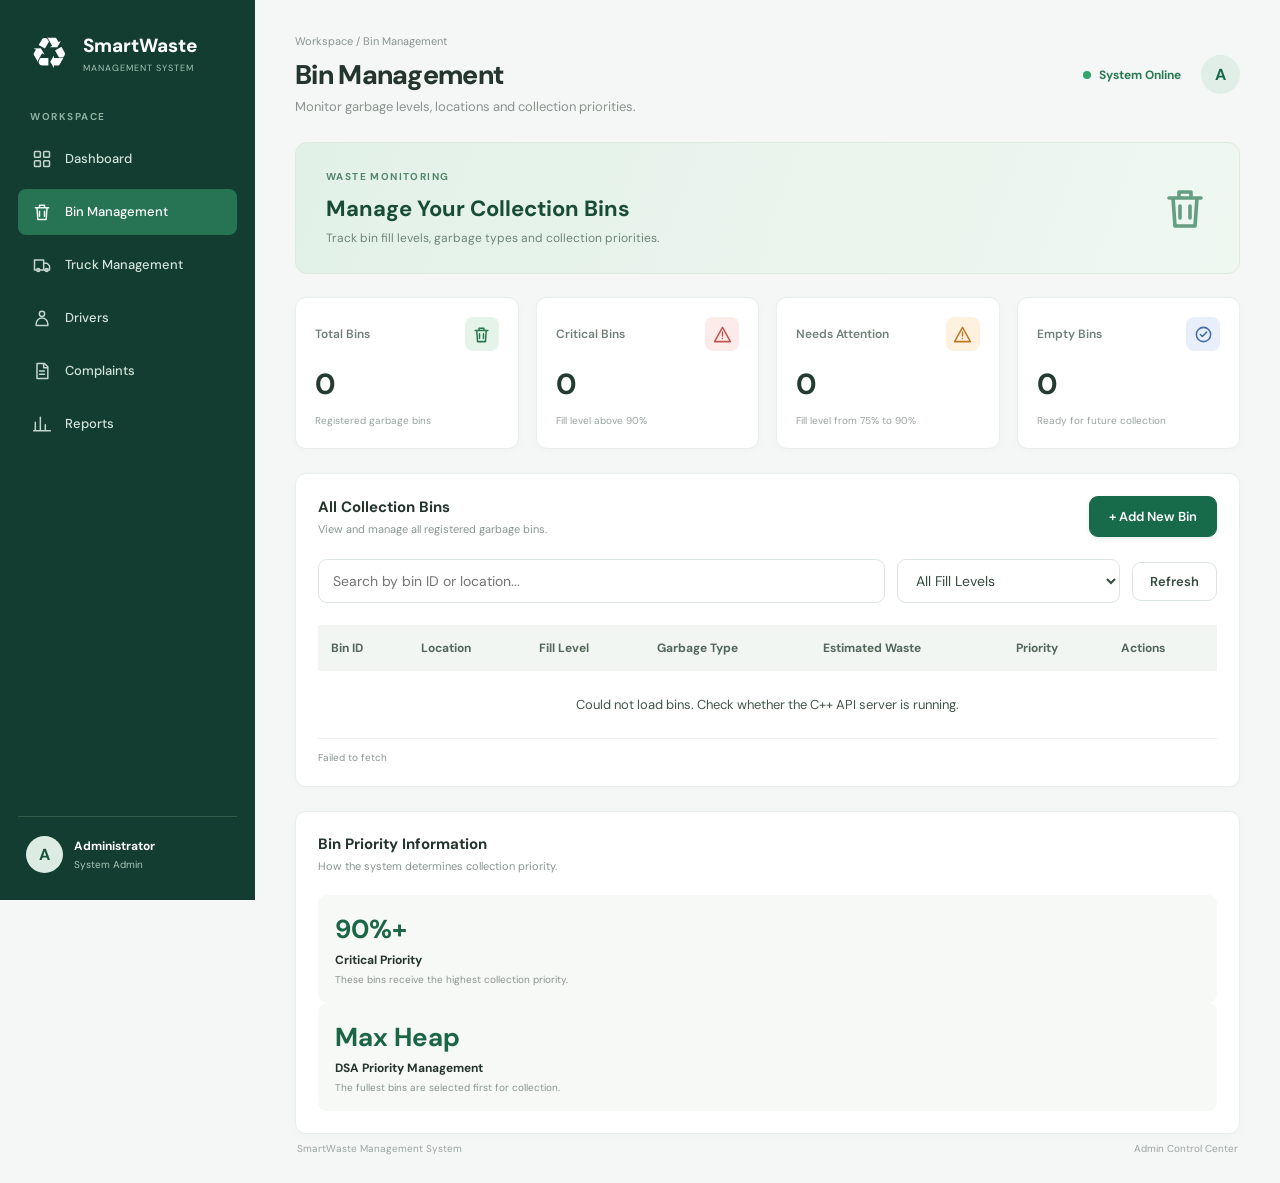
<file: frontend/admin/bins.html>
<!DOCTYPE html>
<html lang="en">
<head>
    <meta charset="UTF-8">
    <meta name="viewport" content="width=device-width, initial-scale=1.0">
    <title>SmartWaste | Bin Management</title>
    <link rel="stylesheet" href="style.css">

    <style>
        .bin-status {
            display: inline-block;
            padding: 7px 12px;
            border-radius: 20px;
            font-size: 11px;
            font-weight: 700;
            white-space: nowrap;
        }

        .bin-status.critical {
            background: #fdebea;
            color: #bd5550;
        }

        .bin-status.high {
            background: #fff1df;
            color: #bd7a25;
        }

        .bin-status.normal,
        .bin-status.empty {
            background: #e5f3e9;
            color: #28774c;
        }

        .bin-action {
            padding: 7px 12px;
            margin-right: 5px;
            font-family: inherit;
            font-size: 12px;
            font-weight: 600;
            border-radius: 9px;
            cursor: pointer;
            border: 1px solid transparent;
        }

        .bin-edit {
            background: #e8f4ed;
            color: #176b4b;
            border-color: #d5eadd;
        }

        .bin-delete {
            background: #fff0ef;
            color: #c04444;
            border-color: #f5d8d5;
        }

        .bin-edit:hover {
            background: #d5ebde;
        }

        .bin-delete:hover {
            background: #ffe0dd;
        }

        .bin-modal form {
            display: flex;
            flex-direction: column;
            gap: 9px;
        }

        .bin-modal label {
            margin-top: 9px;
            color: #344b40;
            font-size: 13px;
            font-weight: 600;
        }

        .bin-modal input,
        .bin-modal select {
            width: 100%;
            min-height: 43px;
            padding: 10px 12px;
            border: 1px solid #dce6df;
            border-radius: 8px;
            background: white;
            color: #263d32;
            font-family: inherit;
            font-size: 14px;
            outline: none;
        }

        .bin-modal input:focus,
        .bin-modal select:focus {
            border-color: #398866;
            box-shadow: 0 0 0 3px rgba(57, 136, 102, 0.10);
        }

        .bin-modal .panel-heading {
            margin-bottom: 22px;
        }

        @media (max-width: 650px) {
            .bin-modal {
                padding: 20px;
            }

            .bin-modal .modal-actions {
                flex-direction: column-reverse;
            }

            .bin-modal .modal-actions button {
                width: 100%;
            }
        }
    </style>
</head>

<body>

<div class="app">

    <!-- SIDEBAR: Same as Truck Management -->

    <aside class="sidebar">

        <div class="brand">
            <div class="brand-icon" role="img" aria-label="SmartWaste recycling logo"><span class="brand-symbol">♻︎</span></div>
            <div>
                <h2>SmartWaste</h2>
                <span>MANAGEMENT SYSTEM</span>
            </div>
        </div>

        <p class="nav-heading">WORKSPACE</p>

        <nav class="navigation">
            <a class="nav-link" href="index.html"><svg class="nav-icon" viewBox="0 0 24 24" aria-hidden="true"><rect x="3" y="3" width="7" height="7" rx="1"/><rect x="14" y="3" width="7" height="7" rx="1"/><rect x="3" y="14" width="7" height="7" rx="1"/><rect x="14" y="14" width="7" height="7" rx="1"/></svg><span class="nav-label">Dashboard</span></a>
            <a class="nav-link active" href="bins.html"><svg class="nav-icon" viewBox="0 0 24 24" aria-hidden="true"><path d="M4 7h16M6 7l1 14h10l1-14M9 7V4h6v3M9 11v6M15 11v6"/></svg><span class="nav-label">Bin Management</span></a>
            <a class="nav-link" href="trucks.html"><svg class="nav-icon" viewBox="0 0 24 24" aria-hidden="true"><path d="M3 6h11v12H3zM14 10h4l3 3v5h-7z"/><circle cx="7.5" cy="18" r="1.8"/><circle cx="17.5" cy="18" r="1.8"/></svg><span class="nav-label">Truck Management</span></a>
            <a class="nav-link" href="drivers.html"><svg class="nav-icon" viewBox="0 0 24 24" aria-hidden="true"><circle cx="12" cy="7" r="3.2"/><path d="M5 21v-2a7 7 0 0 1 14 0v2z"/></svg><span class="nav-label">Drivers</span></a>
            <a class="nav-link" href="complaints.html"><svg class="nav-icon" viewBox="0 0 24 24" aria-hidden="true"><path d="M6 3h9l4 4v14H6zM14 3v5h5M9 12h6M9 16h6"/></svg><span class="nav-label">Complaints</span></a>
            <a class="nav-link" href="reports.html"><svg class="nav-icon" viewBox="0 0 24 24" aria-hidden="true"><path d="M4 20V10M10 20V4M16 20v-7M22 20H2"/></svg><span class="nav-label">Reports</span></a>
        </nav>

        <div class="sidebar-bottom">
            <div class="admin-avatar">A</div>
            <div>
                <strong>Administrator</strong>
                <small>System Admin</small>
            </div>
        </div>

    </aside>

    <!-- MAIN CONTENT -->

    <main class="main-content">

        <!-- HEADER -->

        <header class="topbar">

            <div>
                <p class="breadcrumb">Workspace / Bin Management</p>
                <h1>Bin Management</h1>
                <p class="page-description">
                    Monitor garbage levels, locations and collection priorities.
                </p>
            </div>

            <div class="topbar-right">
                <span class="online-status"><span></span> System Online</span>
                <div class="profile-circle">A</div>
            </div>

        </header>

        <!-- GREEN WELCOME BANNER -->

        <section class="welcome-banner">

            <div>
                <p class="welcome-label">WASTE MONITORING</p>
                <h2>Manage Your Collection Bins</h2>
                <p>
                    Track bin fill levels, garbage types and collection priorities.
                </p>
            </div>

            <div class="welcome-icon"><svg class="page-icon" viewBox="0 0 24 24" aria-hidden="true"><path d="M4 7h16M6 7l1 14h10l1-14M9 7V4h6v3M9.5 11v6M14.5 11v6"/></svg></div>

        </section>

        <!-- STATISTICS -->

        <section class="stats-grid">

            <div class="stat-card">
                <div class="stat-top">
                    <span>Total Bins</span>
                    <div class="stat-icon green"><svg class="page-icon" viewBox="0 0 24 24" aria-hidden="true"><path d="M4 7h16M6 7l1 14h10l1-14M9 7V4h6v3M9.5 11v6M14.5 11v6"/></svg></div>
                </div>
                <h2 id="binTotal">0</h2>
                <small>Registered garbage bins</small>
            </div>

            <div class="stat-card">
                <div class="stat-top">
                    <span>Critical Bins</span>
                    <div class="stat-icon red"><svg class="page-icon" viewBox="0 0 24 24" aria-hidden="true"><path d="M12 3 22 21H2L12 3Z"/><path d="M12 9v5M12 17h.01"/></svg></div>
                </div>
                <h2 id="criticalTotal">0</h2>
                <small>Fill level above 90%</small>
            </div>

            <div class="stat-card">
                <div class="stat-top">
                    <span>Needs Attention</span>
                    <div class="stat-icon orange"><svg class="page-icon" viewBox="0 0 24 24" aria-hidden="true"><path d="M12 3 22 21H2L12 3Z"/><path d="M12 9v5M12 17h.01"/></svg></div>
                </div>
                <h2 id="attentionTotal">0</h2>
                <small>Fill level from 75% to 90%</small>
            </div>

            <div class="stat-card">
                <div class="stat-top">
                    <span>Empty Bins</span>
                    <div class="stat-icon blue"><svg class="page-icon" viewBox="0 0 24 24" aria-hidden="true"><circle cx="12" cy="12" r="9"/><path d="m8 12 2.5 2.5L16 9"/></svg></div>
                </div>
                <h2 id="emptyTotal">0</h2>
                <small>Ready for future collection</small>
            </div>

        </section>

        <!-- BIN TABLE -->

        <section class="panel" style="margin-top: 24px;">

            <div class="panel-heading">

                <div>
                    <h3>All Collection Bins</h3>
                    <p>View and manage all registered garbage bins.</p>
                </div>

                <button class="primary-btn" onclick="openBinModal()">
                    + Add New Bin
                </button>

            </div>

            <div class="truck-toolbar">

                <input
                    type="text"
                    id="binSearch"
                    placeholder="Search by bin ID or location..."
                    oninput="renderBins()"
                >

                <select id="fillFilter" onchange="renderBins()">
                    <option value="All">All Fill Levels</option>
                    <option value="Critical">Critical (&gt;90%)</option>
                    <option value="High">Needs Attention (75–90%)</option>
                    <option value="Normal">Normal (1–74%)</option>
                    <option value="Empty">Empty (0%)</option>
                </select>

                <button class="secondary-btn" onclick="refreshBins()">
    Refresh
</button>

            </div>

            <div class="table-wrapper">

                <table>
                    <thead>
                        <tr>
                            <th>Bin ID</th>
                            <th>Location</th>
                            <th>Fill Level</th>
                            <th>Garbage Type</th>
                            <th>Estimated Waste</th>
                            <th>Priority</th>
                            <th>Actions</th>
                        </tr>
                    </thead>

                    <tbody id="binTableBody"></tbody>
                </table>

            </div>

            <p class="panel-note" id="binMessage"></p>

        </section>

        <!-- BIN INFORMATION -->

        <section class="panel" style="margin-top: 24px;">

            <div class="panel-heading">
                <div>
                    <h3>Bin Priority Information</h3>
                    <p>How the system determines collection priority.</p>
                </div>
            </div>

            <div class="fleet-info-grid">

                <div class="overview-number">
                    <strong>90%+</strong>
                    <span>Critical Priority</span>
                    <small>These bins receive the highest collection priority.</small>
                </div>

                <div class="overview-number">
                    <strong>Max Heap</strong>
                    <span>DSA Priority Management</span>
                    <small>The fullest bins are selected first for collection.</small>
                </div>

            </div>

        </section>

        <footer>
            <span>SmartWaste Management System</span>
            <span>Admin Control Center</span>
        </footer>

    </main>

</div>

<!-- ADD / EDIT BIN MODAL -->

<div class="modal-overlay" id="binModal">

    <div class="truck-modal bin-modal">

        <div class="panel-heading">

            <div>
                <h3 id="modalTitle">Add New Bin</h3>
                <p>Enter the garbage bin information below.</p>
            </div>

            <button class="close-btn" onclick="closeBinModal()">×</button>

        </div>

        <form id="binForm">

            <label>Bin ID</label>
            <input type="text" id="binId" placeholder="Example: B106" required>

           <label>Location</label>
<input type="text" id="binLocation" placeholder="Example: Sector 6" required>

<label>Road Network Node</label>
<select id="binLocationNode" required>
    <option value="0">Node 0</option>
    <option value="1">Node 1</option>
    <option value="2">Node 2</option>
    <option value="3">Node 3</option>
</select>

            <label>Maximum Capacity (kg)</label>
            <input type="number" id="binCapacity" min="1" required>

            <label>Current Fill Level (%)</label>
            <input type="number" id="binFill" min="0" max="100" required>

            <label>Garbage Type</label>
            <select id="binType" required>
                <option value="Dry">Dry</option>
                <option value="Wet">Wet</option>
                <option value="Mixed">Mixed</option>
            </select>

            <p id="binFormError" class="form-error"></p>

            <div class="modal-actions">

                <button type="button" class="secondary-btn" onclick="closeBinModal()">
                    Cancel
                </button>

                <button type="submit" class="primary-btn">
                    Save Bin
                </button>

            </div>

        </form>

    </div>

</div>

<script src="bins.js"></script>

</body>
</html>
</file>
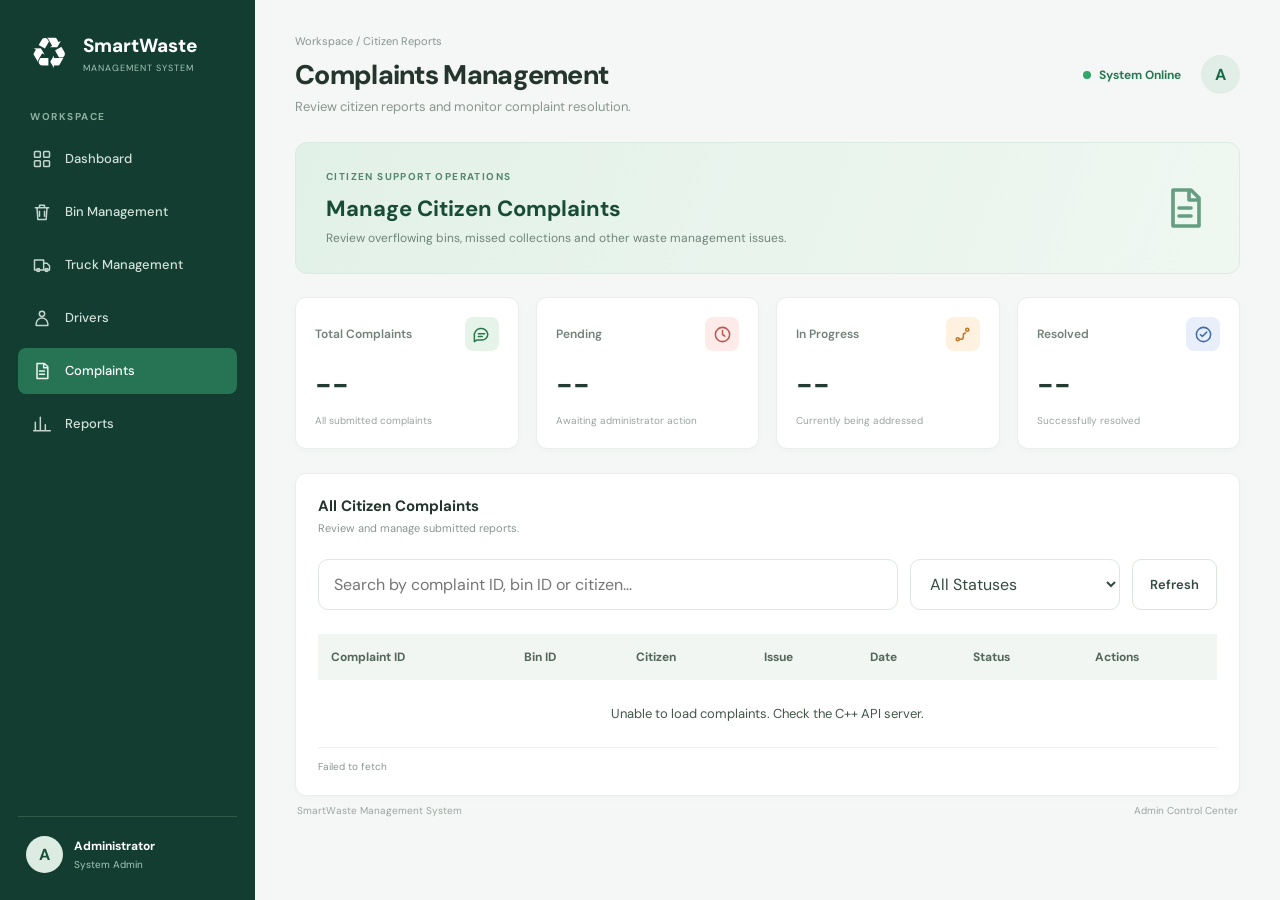
<file: frontend/admin/complaints.html>
<!DOCTYPE html>
<html lang="en">
<head>
    <meta charset="UTF-8">
    <meta name="viewport" content="width=device-width, initial-scale=1.0">
    <title>SmartWaste | Complaints Management</title>
    <link rel="stylesheet" href="style.css">
</head>

<body>

<div class="app">

    <aside class="sidebar">

        <div class="brand">
            <div class="brand-icon" role="img" aria-label="SmartWaste recycling logo"><span class="brand-symbol">♻︎</span></div>
            <div>
                <h2>SmartWaste</h2>
                <span>MANAGEMENT SYSTEM</span>
            </div>
        </div>

        <p class="nav-heading">WORKSPACE</p>

        <nav class="navigation">
            <a class="nav-link" href="index.html"><svg class="nav-icon" viewBox="0 0 24 24" aria-hidden="true"><rect x="3" y="3" width="7" height="7" rx="1"/><rect x="14" y="3" width="7" height="7" rx="1"/><rect x="3" y="14" width="7" height="7" rx="1"/><rect x="14" y="14" width="7" height="7" rx="1"/></svg><span class="nav-label">Dashboard</span></a>
            <a class="nav-link" href="bins.html"><svg class="nav-icon" viewBox="0 0 24 24" aria-hidden="true"><path d="M4 7h16M6 7l1 14h10l1-14M9 7V4h6v3M9 11v6M15 11v6"/></svg><span class="nav-label">Bin Management</span></a>
            <a class="nav-link" href="trucks.html"><svg class="nav-icon" viewBox="0 0 24 24" aria-hidden="true"><path d="M3 6h11v12H3zM14 10h4l3 3v5h-7z"/><circle cx="7.5" cy="18" r="1.8"/><circle cx="17.5" cy="18" r="1.8"/></svg><span class="nav-label">Truck Management</span></a>
            <a class="nav-link" href="drivers.html"><svg class="nav-icon" viewBox="0 0 24 24" aria-hidden="true"><circle cx="12" cy="7" r="3.2"/><path d="M5 21v-2a7 7 0 0 1 14 0v2z"/></svg><span class="nav-label">Drivers</span></a>
            <a class="nav-link active" href="complaints.html"><svg class="nav-icon" viewBox="0 0 24 24" aria-hidden="true"><path d="M6 3h9l4 4v14H6zM14 3v5h5M9 12h6M9 16h6"/></svg><span class="nav-label">Complaints</span></a>
            <a class="nav-link" href="reports.html"><svg class="nav-icon" viewBox="0 0 24 24" aria-hidden="true"><path d="M4 20V10M10 20V4M16 20v-7M22 20H2"/></svg><span class="nav-label">Reports</span></a>
        </nav>

        <div class="sidebar-bottom">
            <div class="admin-avatar">A</div>
            <div>
                <strong>Administrator</strong>
                <small>System Admin</small>
            </div>
        </div>

    </aside>

    <main class="main-content">

        <header class="topbar">
            <div>
                <p class="breadcrumb">Workspace / Citizen Reports</p>
                <h1>Complaints Management</h1>
                <p class="page-description">
                    Review citizen reports and monitor complaint resolution.
                </p>
            </div>

            <div class="topbar-right">
                <span class="online-status">
                    <span></span> System Online
                </span>
                <div class="profile-circle">A</div>
            </div>
        </header>

        <section class="welcome-banner">
            <div>
                <p class="welcome-label">CITIZEN SUPPORT OPERATIONS</p>
                <h2>Manage Citizen Complaints</h2>
                <p>
                    Review overflowing bins, missed collections and
                    other waste management issues.
                </p>
            </div>
            <div class="welcome-icon"><svg class="page-icon" viewBox="0 0 24 24" aria-hidden="true"><path d="M6 3h9l4 4v14H6zM14 3v5h5M9 12h6M9 16h6"/></svg></div>
        </section>

        <section class="stats-grid">

            <div class="stat-card">
                <div class="stat-top">
                    <span>Total Complaints</span>
                    <div class="stat-icon green"><svg class="page-icon" viewBox="0 0 24 24" aria-hidden="true"><path d="M20 11.5a7.5 7.5 0 0 1-7.5 7.5H6l-3 2v-6.5A7.5 7.5 0 1 1 20 11.5Z"/><path d="M8 11h8M8 14.5h5"/></svg></div>
                </div>
                <h2 id="totalComplaints">--</h2>
                <small>All submitted complaints</small>
            </div>

            <div class="stat-card">
                <div class="stat-top">
                    <span>Pending</span>
                    <div class="stat-icon red"><svg class="page-icon" viewBox="0 0 24 24" aria-hidden="true"><circle cx="12" cy="12" r="9"/><path d="M12 7v5l3 2"/></svg></div>
                </div>
                <h2 id="pendingComplaints">--</h2>
                <small>Awaiting administrator action</small>
            </div>

            <div class="stat-card">
                <div class="stat-top">
                    <span>In Progress</span>
                    <div class="stat-icon orange"><svg class="page-icon" viewBox="0 0 24 24" aria-hidden="true"><circle cx="6" cy="18" r="2"/><circle cx="18" cy="6" r="2"/><path d="M8 18h2a3 3 0 0 0 3-3v-2a3 3 0 0 1 3-3h0"/></svg></div>
                </div>
                <h2 id="progressComplaints">--</h2>
                <small>Currently being addressed</small>
            </div>

            <div class="stat-card">
                <div class="stat-top">
                    <span>Resolved</span>
                    <div class="stat-icon blue"><svg class="page-icon" viewBox="0 0 24 24" aria-hidden="true"><circle cx="12" cy="12" r="9"/><path d="m8 12 2.5 2.5L16 9"/></svg></div>
                </div>
                <h2 id="resolvedComplaints">--</h2>
                <small>Successfully resolved</small>
            </div>

        </section>

        <section class="panel complaint-panel">

            <div class="panel-heading">
                <div>
                    <h3>All Citizen Complaints</h3>
                    <p>Review and manage submitted reports.</p>
                </div>
            </div>

            <div class="complaint-toolbar">

                <input
                    type="text"
                    id="complaintSearch"
                    placeholder="Search by complaint ID, bin ID or citizen..."
                    oninput="renderComplaints()"
                >

                <select id="complaintFilter" onchange="renderComplaints()">
                    <option value="All">All Statuses</option>
                    <option value="Pending">Pending</option>
                    <option value="In Progress">In Progress</option>
                    <option value="Resolved">Resolved</option>
                </select>

               <button class="secondary-btn" onclick="refreshComplaints()">
    Refresh
</button>

            </div>

            <div class="table-wrapper">
                <table>
                    <thead>
                        <tr>
                            <th>Complaint ID</th>
                            <th>Bin ID</th>
                            <th>Citizen</th>
                            <th>Issue</th>
                            <th>Date</th>
                            <th>Status</th>
                            <th>Actions</th>
                        </tr>
                    </thead>

                    <tbody id="complaintTableBody"></tbody>
                </table>
            </div>

            <p class="panel-note" id="complaintCount"></p>

        </section>

        <footer>
            <span>SmartWaste Management System</span>
            <span>Admin Control Center</span>
        </footer>

    </main>

</div>


<!-- Complaint Details Modal -->

<div class="modal-overlay" id="complaintModal">

    <div class="complaint-modal">

        <div class="panel-heading">
            <div>
                <h3>Complaint Details</h3>
                <p>Review the citizen's submitted report.</p>
            </div>

            <button class="close-btn" onclick="closeComplaintModal()">×</button>
        </div>

        <div class="complaint-details">

            <p><strong>Complaint ID:</strong> <span id="detailId"></span></p>
            <p><strong>Bin ID:</strong> <span id="detailBin"></span></p>
            <p><strong>Citizen:</strong> <span id="detailCitizen"></span></p>
            <p><strong>Phone:</strong> <span id="detailPhone"></span></p>
            <p><strong>Date:</strong> <span id="detailDate"></span></p>

            <div class="description-box">
                <strong>Complaint Description</strong>
                <p id="detailDescription"></p>
            </div>

            <label for="complaintStatus">Update Complaint Status</label>

            <select id="complaintStatus">
                <option value="Pending">Pending</option>
                <option value="In Progress">In Progress</option>
                <option value="Resolved">Resolved</option>
            </select>

            <p id="complaintError" class="form-error"></p>

        </div>

        <div class="modal-actions">
            <button class="secondary-btn" onclick="closeComplaintModal()">
                Close
            </button>

            <button class="primary-btn" onclick="updateComplaintStatus()">
                Save Status
            </button>
        </div>

    </div>

</div>

<script src="complaints.js"></script>

</body>
</html>
</file>
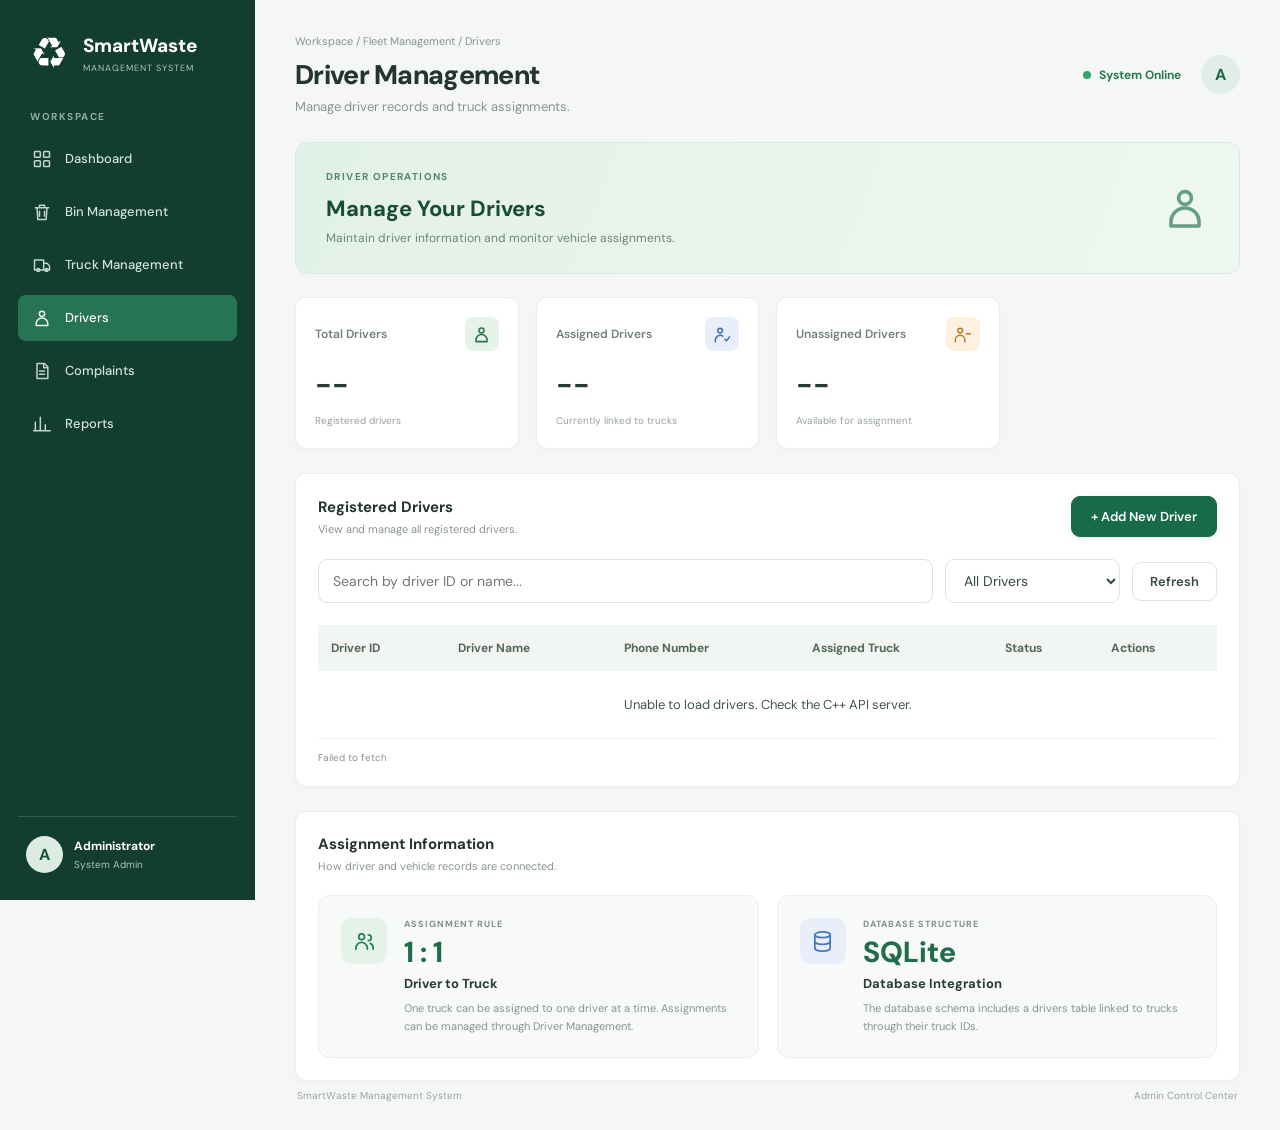
<file: frontend/admin/drivers.html>
<!DOCTYPE html>
<html lang="en">
<head>
    <meta charset="UTF-8">
    <meta name="viewport" content="width=device-width, initial-scale=1.0">
    <title>SmartWaste | Driver Management</title>
    <link rel="stylesheet" href="style.css">
</head>
<body>

<div class="app">

    <aside class="sidebar">
        <div class="brand">
            <div class="brand-icon" role="img" aria-label="SmartWaste recycling logo"><span class="brand-symbol">♻︎</span></div>
            <div>
                <h2>SmartWaste</h2>
                <span>MANAGEMENT SYSTEM</span>
            </div>
        </div>

        <p class="nav-heading">WORKSPACE</p>

        <nav class="navigation">
            <a class="nav-link" href="index.html"><svg class="nav-icon" viewBox="0 0 24 24" aria-hidden="true"><rect x="3" y="3" width="7" height="7" rx="1"/><rect x="14" y="3" width="7" height="7" rx="1"/><rect x="3" y="14" width="7" height="7" rx="1"/><rect x="14" y="14" width="7" height="7" rx="1"/></svg><span class="nav-label">Dashboard</span></a>
            <a class="nav-link" href="bins.html"><svg class="nav-icon" viewBox="0 0 24 24" aria-hidden="true"><path d="M4 7h16M6 7l1 14h10l1-14M9 7V4h6v3M9 11v6M15 11v6"/></svg><span class="nav-label">Bin Management</span></a>
            <a class="nav-link" href="trucks.html"><svg class="nav-icon" viewBox="0 0 24 24" aria-hidden="true"><path d="M3 6h11v12H3zM14 10h4l3 3v5h-7z"/><circle cx="7.5" cy="18" r="1.8"/><circle cx="17.5" cy="18" r="1.8"/></svg><span class="nav-label">Truck Management</span></a>
            <a class="nav-link active" href="drivers.html"><svg class="nav-icon" viewBox="0 0 24 24" aria-hidden="true"><circle cx="12" cy="7" r="3.2"/><path d="M5 21v-2a7 7 0 0 1 14 0v2z"/></svg><span class="nav-label">Drivers</span></a>
            <a class="nav-link" href="complaints.html"><svg class="nav-icon" viewBox="0 0 24 24" aria-hidden="true"><path d="M6 3h9l4 4v14H6zM14 3v5h5M9 12h6M9 16h6"/></svg><span class="nav-label">Complaints</span></a>
            <a class="nav-link" href="reports.html"><svg class="nav-icon" viewBox="0 0 24 24" aria-hidden="true"><path d="M4 20V10M10 20V4M16 20v-7M22 20H2"/></svg><span class="nav-label">Reports</span></a>
        </nav>

        <div class="sidebar-bottom">
            <div class="admin-avatar">A</div>
            <div>
                <strong>Administrator</strong>
                <small>System Admin</small>
            </div>
        </div>
    </aside>

    <main class="main-content">

        <header class="topbar">
            <div>
                <p class="breadcrumb">Workspace / Fleet Management / Drivers</p>
                <h1>Driver Management</h1>
                <p class="page-description">
                    Manage driver records and truck assignments.
                </p>
            </div>

            <div class="topbar-right">
                <span class="online-status"><span></span> System Online</span>
                <div class="profile-circle">A</div>
            </div>
        </header>

        <section class="welcome-banner">
            <div>
                <p class="welcome-label">DRIVER OPERATIONS</p>
                <h2>Manage Your Drivers</h2>
                <p>
                    Maintain driver information and monitor vehicle assignments.
                </p>
            </div>
            <div class="welcome-icon"><svg class="page-icon" viewBox="0 0 24 24" aria-hidden="true"><circle cx="12" cy="7" r="3.2"/><path d="M5 21v-2a7 7 0 0 1 14 0v2z"/></svg></div>
        </section>

        <section class="stats-grid">

            <div class="stat-card">
                <div class="stat-top">
                    <span>Total Drivers</span>
                    <div class="stat-icon green"><svg class="page-icon" viewBox="0 0 24 24" aria-hidden="true"><circle cx="12" cy="7" r="3.2"/><path d="M5 21v-2a7 7 0 0 1 14 0v2z"/></svg></div>
                </div>
                <h2 id="totalDrivers">--</h2>
                <small>Registered drivers</small>
            </div>

            <div class="stat-card">
                <div class="stat-top">
                    <span>Assigned Drivers</span>
                    <div class="stat-icon blue"><svg class="page-icon" viewBox="0 0 24 24" aria-hidden="true"><circle cx="9" cy="7" r="3"/><path d="M3 21v-2a6 6 0 0 1 9.5-4.8M15 18l2 2 4-5"/></svg></div>
                </div>
                <h2 id="assignedDrivers">--</h2>
                <small>Currently linked to trucks</small>
            </div>

            <div class="stat-card">
                <div class="stat-top">
                    <span>Unassigned Drivers</span>
                    <div class="stat-icon orange"><svg class="page-icon" viewBox="0 0 24 24" aria-hidden="true"><circle cx="9" cy="7" r="3"/><path d="M3 21v-2a6 6 0 0 1 12 0v2M17 11h5"/></svg></div>
                </div>
                <h2 id="unassignedDrivers">--</h2>
                <small>Available for assignment</small>
            </div>

        </section>

        <section class="panel driver-panel">

            <div class="panel-heading">
                <div>
                    <h3>Registered Drivers</h3>
                    <p>View and manage all registered drivers.</p>
                </div>

                <button class="primary-btn" onclick="openDriverModal()">
                    + Add New Driver
                </button>
            </div>

            <div class="truck-toolbar">
                <input
                    type="text"
                    id="driverSearch"
                    placeholder="Search by driver ID or name..."
                    oninput="renderDrivers()"
                >

                <select id="driverFilter" onchange="renderDrivers()">
                    <option value="All">All Drivers</option>
                    <option value="Assigned">Assigned</option>
                    <option value="Unassigned">Unassigned</option>
                </select>

               <button class="secondary-btn" onclick="refreshDrivers()">
    Refresh
</button>
            </div>

            <div class="table-wrapper">
                <table>
                    <thead>
                        <tr>
                            <th>Driver ID</th>
                            <th>Driver Name</th>
                            <th>Phone Number</th>
                            <th>Assigned Truck</th>
                            <th>Status</th>
                            <th>Actions</th>
                        </tr>
                    </thead>
                    <tbody id="driverTableBody"></tbody>
                </table>
            </div>

            <p class="panel-note" id="driverCount"></p>

        </section>

       <section class="panel driver-info-panel">
    <div class="panel-heading">
        <div>
            <h3>Assignment Information</h3>
            <p>How driver and vehicle records are connected.</p>
        </div>
    </div>

    <div class="info-card-grid">

        <!-- Driver to Truck -->
        <article class="info-card">
            <div class="info-card-icon info-card-icon--green">
                <svg viewBox="0 0 24 24" aria-hidden="true">
                    <circle cx="9" cy="7" r="3"/>
                    <path d="M3 20v-1a6 6 0 0 1 12 0v1"/>
                    <path d="M16 5a3 3 0 0 1 0 6"/>
                    <path d="M18 14a5 5 0 0 1 3 5v1"/>
                </svg>
            </div>

            <div class="info-card-content">
                <span class="info-card-label">ASSIGNMENT RULE</span>
                <strong class="info-card-value">1 : 1</strong>
                <h4 class="info-card-title">Driver to Truck</h4>
                <p class="info-card-description">
                    One truck can be assigned to one driver at a time.
                    Assignments can be managed through Driver Management.
                </p>
            </div>
        </article>

        <!-- SQLite Integration -->
        <article class="info-card">
            <div class="info-card-icon info-card-icon--blue">
                <svg viewBox="0 0 24 24" aria-hidden="true">
                    <ellipse cx="12" cy="5" rx="8" ry="3"/>
                    <path d="M4 5v14c0 1.7 3.6 3 8 3s8-1.3 8-3V5"/>
                    <path d="M4 12c0 1.7 3.6 3 8 3s8-1.3 8-3"/>
                </svg>
            </div>

            <div class="info-card-content">
                <span class="info-card-label">DATABASE STRUCTURE</span>
                <strong class="info-card-value">SQLite</strong>
                <h4 class="info-card-title">Database Integration</h4>
                <p class="info-card-description">
                    The database schema includes a drivers table
                    linked to trucks through their truck IDs.
                </p>
            </div>
        </article>

    </div>
</section>

        <footer>
            <span>SmartWaste Management System</span>
            <span>Admin Control Center</span>
        </footer>

    </main>
</div>

<!-- Add / Edit Driver Modal -->
<div class="modal-overlay" id="driverModal">
    <div class="truck-modal">

        <div class="panel-heading">
            <div>
                <h3 id="driverModalTitle">Add New Driver</h3>
                <p>Enter the driver's information below.</p>
            </div>
            <button class="close-btn" onclick="closeDriverModal()">×</button>
        </div>

        <form id="driverForm">

            <label>Driver ID</label>
            <input
                type="text"
                id="driverId"
                placeholder="Example: D004"
                required
            >

            <label>Driver Name</label>
            <input
                type="text"
                id="driverName"
                placeholder="Enter full name"
                required
            >

            <label>Phone Number</label>
            <input
                type="tel"
                id="driverPhone"
                placeholder="10-digit mobile number"
                maxlength="10"
                pattern="[0-9]{10}"
                required
            >

            <label>Assign Truck</label>
            <select id="driverTruck">
                <option value="">No truck assigned</option>
            </select>

            <p id="driverFormError" class="form-error"></p>

            <div class="modal-actions">
                <button
                    type="button"
                    class="secondary-btn"
                    onclick="closeDriverModal()"
                >
                    Cancel
                </button>

                <button type="submit" class="primary-btn">
                    Save Driver
                </button>
            </div>

        </form>
    </div>
</div>

<script src="drivers.js"></script>
</body>
</html>
</file>
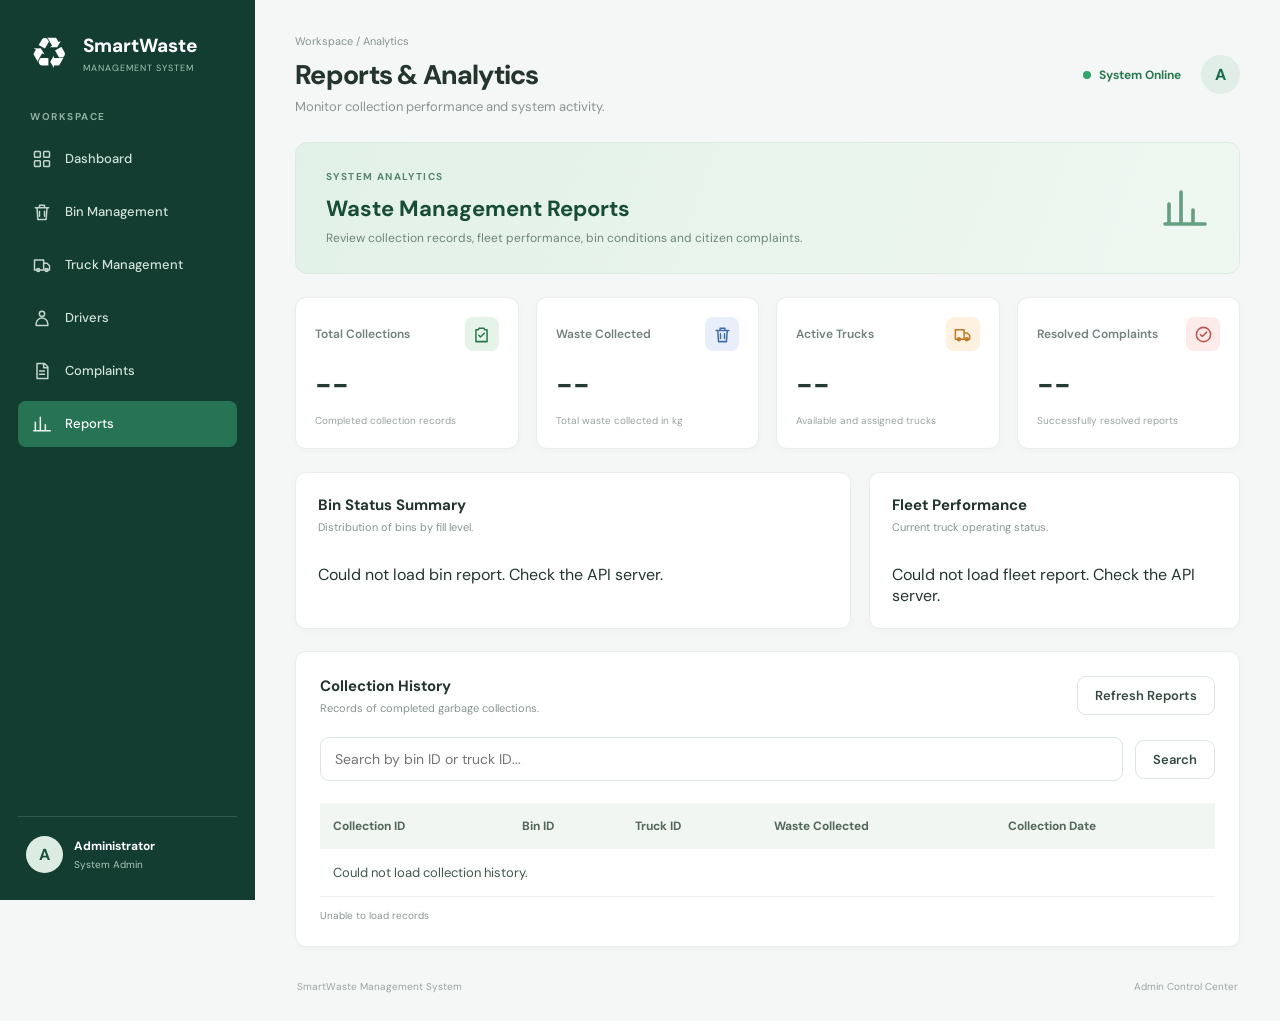
<file: frontend/admin/reports.html>
<!DOCTYPE html>
<html lang="en">
<head>
    <meta charset="UTF-8">
    <meta name="viewport" content="width=device-width, initial-scale=1.0">
    <title>SmartWaste | Reports</title>
    <link rel="stylesheet" href="style.css">
</head>
<body>

<div class="app">

    <aside class="sidebar">
        <div class="brand">
            <div class="brand-icon" role="img" aria-label="SmartWaste recycling logo"><span class="brand-symbol">♻︎</span></div>
            <div>
                <h2>SmartWaste</h2>
                <span>MANAGEMENT SYSTEM</span>
            </div>
        </div>

        <p class="nav-heading">WORKSPACE</p>

        <nav class="navigation">
            <a class="nav-link" href="index.html"><svg class="nav-icon" viewBox="0 0 24 24" aria-hidden="true"><rect x="3" y="3" width="7" height="7" rx="1"/><rect x="14" y="3" width="7" height="7" rx="1"/><rect x="3" y="14" width="7" height="7" rx="1"/><rect x="14" y="14" width="7" height="7" rx="1"/></svg><span class="nav-label">Dashboard</span></a>
            <a class="nav-link" href="bins.html"><svg class="nav-icon" viewBox="0 0 24 24" aria-hidden="true"><path d="M4 7h16M6 7l1 14h10l1-14M9 7V4h6v3M9 11v6M15 11v6"/></svg><span class="nav-label">Bin Management</span></a>
            <a class="nav-link" href="trucks.html"><svg class="nav-icon" viewBox="0 0 24 24" aria-hidden="true"><path d="M3 6h11v12H3zM14 10h4l3 3v5h-7z"/><circle cx="7.5" cy="18" r="1.8"/><circle cx="17.5" cy="18" r="1.8"/></svg><span class="nav-label">Truck Management</span></a>
            <a class="nav-link" href="drivers.html"><svg class="nav-icon" viewBox="0 0 24 24" aria-hidden="true"><circle cx="12" cy="7" r="3.2"/><path d="M5 21v-2a7 7 0 0 1 14 0v2z"/></svg><span class="nav-label">Drivers</span></a>
            <a class="nav-link" href="complaints.html"><svg class="nav-icon" viewBox="0 0 24 24" aria-hidden="true"><path d="M6 3h9l4 4v14H6zM14 3v5h5M9 12h6M9 16h6"/></svg><span class="nav-label">Complaints</span></a>
            <a class="nav-link active" href="reports.html"><svg class="nav-icon" viewBox="0 0 24 24" aria-hidden="true"><path d="M4 20V10M10 20V4M16 20v-7M22 20H2"/></svg><span class="nav-label">Reports</span></a>
        </nav>

        <div class="sidebar-bottom">
            <div class="admin-avatar">A</div>
            <div>
                <strong>Administrator</strong>
                <small>System Admin</small>
            </div>
        </div>
    </aside>

    <main class="main-content">

        <header class="topbar">
            <div>
                <p class="breadcrumb">Workspace / Analytics</p>
                <h1>Reports & Analytics</h1>
                <p class="page-description">
                    Monitor collection performance and system activity.
                </p>
            </div>

            <div class="topbar-right">
                <span class="online-status"><span></span> System Online</span>
                <div class="profile-circle">A</div>
            </div>
        </header>

        <section class="welcome-banner">
            <div>
                <p class="welcome-label">SYSTEM ANALYTICS</p>
                <h2>Waste Management Reports</h2>
                <p>
                    Review collection records, fleet performance,
                    bin conditions and citizen complaints.
                </p>
            </div>
            <div class="welcome-icon"><svg class="page-icon" viewBox="0 0 24 24" aria-hidden="true"><path d="M4 20V10M10 20V4M16 20v-7M22 20H2"/></svg></div>
        </section>

        <section class="stats-grid">

            <div class="stat-card">
                <div class="stat-top">
                    <span>Total Collections</span>
                    <div class="stat-icon green"><svg class="page-icon" viewBox="0 0 24 24" aria-hidden="true"><path d="M9 4h6l1 2h3v15H5V6h3z"/><path d="m8.5 13 2.2 2.2 4.8-4.8"/></svg></div>
                </div>
                <h2 id="totalCollections">--</h2>
                <small>Completed collection records</small>
            </div>

            <div class="stat-card">
                <div class="stat-top">
                    <span>Waste Collected</span>
                    <div class="stat-icon blue"><svg class="page-icon" viewBox="0 0 24 24" aria-hidden="true"><path d="M4 7h16M6 7l1 14h10l1-14M9 7V4h6v3M9.5 11v6M14.5 11v6"/></svg></div>
                </div>
                <h2 id="totalWaste">--</h2>
                <small>Total waste collected in kg</small>
            </div>

            <div class="stat-card">
                <div class="stat-top">
                    <span>Active Trucks</span>
                    <div class="stat-icon orange"><svg class="page-icon" viewBox="0 0 24 24" aria-hidden="true"><path d="M3 6h11v12H3zM14 10h4l3 3v5h-7z"/><circle cx="7.5" cy="18" r="1.8"/><circle cx="17.5" cy="18" r="1.8"/></svg></div>
                </div>
                <h2 id="activeTrucks">--</h2>
                <small>Available and assigned trucks</small>
            </div>

            <div class="stat-card">
                <div class="stat-top">
                    <span>Resolved Complaints</span>
                    <div class="stat-icon red"><svg class="page-icon" viewBox="0 0 24 24" aria-hidden="true"><circle cx="12" cy="12" r="9"/><path d="m8 12 2.5 2.5L16 9"/></svg></div>
                </div>
                <h2 id="resolvedComplaints">--</h2>
                <small>Successfully resolved reports</small>
            </div>

        </section>

        <section class="dashboard-grid">

            <div class="panel">
                <div class="panel-heading">
                    <div>
                        <h3>Bin Status Summary</h3>
                        <p>Distribution of bins by fill level.</p>
                    </div>
                </div>

                <div id="binReport" class="report-list">
                    <p>Loading bin statistics...</p>
                </div>
            </div>

            <div class="panel">
                <div class="panel-heading">
                    <div>
                        <h3>Fleet Performance</h3>
                        <p>Current truck operating status.</p>
                    </div>
                </div>

                <div id="fleetReport" class="report-list">
                    <p>Loading fleet statistics...</p>
                </div>
            </div>

        </section>

        <section class="panel activity-panel">

            <div class="panel-heading">
                <div>
                    <h3>Collection History</h3>
                    <p>Records of completed garbage collections.</p>
                </div>

                <button class="secondary-btn" onclick="renderReports()">
                    Refresh Reports
                </button>
            </div>

            <div class="truck-toolbar">
                <input
                    type="text"
                    id="reportSearch"
                    placeholder="Search by bin ID or truck ID..."
                    oninput="renderCollectionHistory()"
                >

                <button class="secondary-btn" onclick="renderCollectionHistory()">
                    Search
                </button>
            </div>

            <div class="table-wrapper">
                <table>
                    <thead>
                        <tr>
                            <th>Collection ID</th>
                            <th>Bin ID</th>
                            <th>Truck ID</th>
                            <th>Waste Collected</th>
                            <th>Collection Date</th>
                        </tr>
                    </thead>
                    <tbody id="collectionTableBody"></tbody>
                </table>
            </div>

            <p class="panel-note" id="historyCount"></p>

        </section>

        <footer>
            <span>SmartWaste Management System</span>
            <span>Admin Control Center</span>
        </footer>

    </main>
</div>

<script src="reports.js"></script>

</body>
</html>
</file>
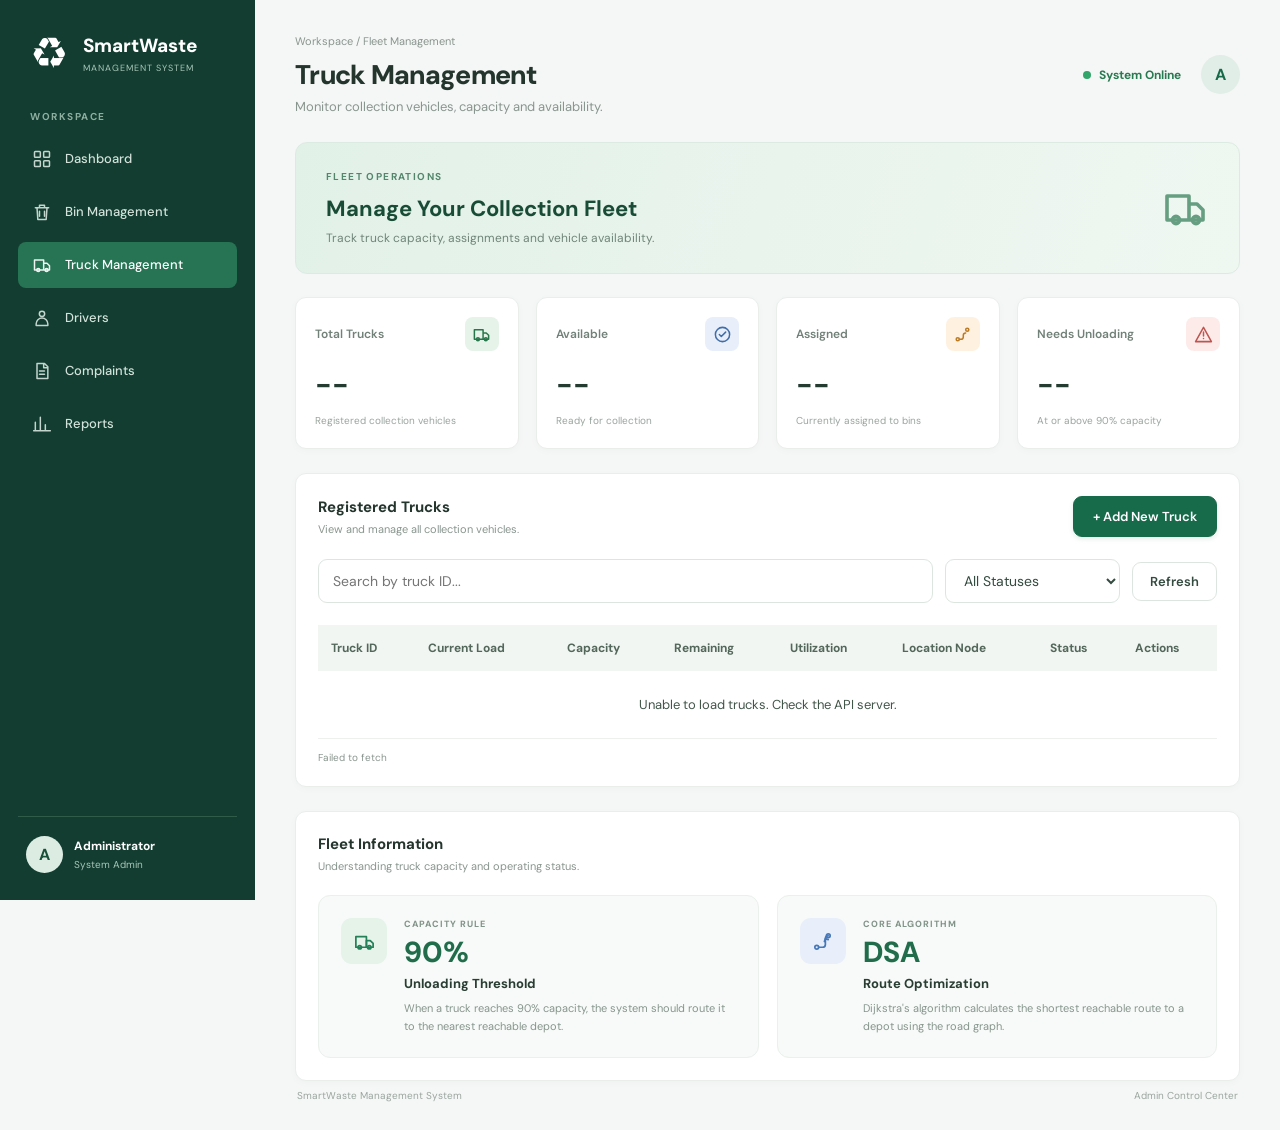
<file: frontend/admin/trucks.html>
<!DOCTYPE html>
<html lang="en">
<head>
    <meta charset="UTF-8">
    <meta name="viewport" content="width=device-width, initial-scale=1.0">
    <title>SmartWaste | Truck Management</title>
    <link rel="stylesheet" href="style.css">
</head>
<body>

<div class="app">

    <aside class="sidebar">
        <div class="brand">
            <div class="brand-icon" role="img" aria-label="SmartWaste recycling logo"><span class="brand-symbol">♻︎</span></div>
            <div>
                <h2>SmartWaste</h2>
                <span>MANAGEMENT SYSTEM</span>
            </div>
        </div>

        <p class="nav-heading">WORKSPACE</p>

        <nav class="navigation">
            <a class="nav-link" href="index.html"><svg class="nav-icon" viewBox="0 0 24 24" aria-hidden="true"><rect x="3" y="3" width="7" height="7" rx="1"/><rect x="14" y="3" width="7" height="7" rx="1"/><rect x="3" y="14" width="7" height="7" rx="1"/><rect x="14" y="14" width="7" height="7" rx="1"/></svg><span class="nav-label">Dashboard</span></a>
            <a class="nav-link" href="bins.html"><svg class="nav-icon" viewBox="0 0 24 24" aria-hidden="true"><path d="M4 7h16M6 7l1 14h10l1-14M9 7V4h6v3M9 11v6M15 11v6"/></svg><span class="nav-label">Bin Management</span></a>
            <a class="nav-link active" href="trucks.html"><svg class="nav-icon" viewBox="0 0 24 24" aria-hidden="true"><path d="M3 6h11v12H3zM14 10h4l3 3v5h-7z"/><circle cx="7.5" cy="18" r="1.8"/><circle cx="17.5" cy="18" r="1.8"/></svg><span class="nav-label">Truck Management</span></a>
            <a class="nav-link" href="drivers.html"><svg class="nav-icon" viewBox="0 0 24 24" aria-hidden="true"><circle cx="12" cy="7" r="3.2"/><path d="M5 21v-2a7 7 0 0 1 14 0v2z"/></svg><span class="nav-label">Drivers</span></a>
            <a class="nav-link" href="complaints.html"><svg class="nav-icon" viewBox="0 0 24 24" aria-hidden="true"><path d="M6 3h9l4 4v14H6zM14 3v5h5M9 12h6M9 16h6"/></svg><span class="nav-label">Complaints</span></a>
            <a class="nav-link" href="reports.html"><svg class="nav-icon" viewBox="0 0 24 24" aria-hidden="true"><path d="M4 20V10M10 20V4M16 20v-7M22 20H2"/></svg><span class="nav-label">Reports</span></a>
        </nav>

        <div class="sidebar-bottom">
            <div class="admin-avatar">A</div>
            <div>
                <strong>Administrator</strong>
                <small>System Admin</small>
            </div>
        </div>
    </aside>

    <main class="main-content">

        <header class="topbar">
            <div>
                <p class="breadcrumb">Workspace / Fleet Management</p>
                <h1>Truck Management</h1>
                <p class="page-description">
                    Monitor collection vehicles, capacity and availability.
                </p>
            </div>

            <div class="topbar-right">
                <span class="online-status"><span></span> System Online</span>
                <div class="profile-circle">A</div>
            </div>
        </header>

        <section class="welcome-banner">
            <div>
                <p class="welcome-label">FLEET OPERATIONS</p>
                <h2>Manage Your Collection Fleet</h2>
                <p>Track truck capacity, assignments and vehicle availability.</p>
            </div>
            <div class="welcome-icon"><svg class="page-icon" viewBox="0 0 24 24" aria-hidden="true"><path d="M3 6h11v12H3zM14 10h4l3 3v5h-7z"/><circle cx="7.5" cy="18" r="1.8"/><circle cx="17.5" cy="18" r="1.8"/></svg></div>
        </section>

        <section class="stats-grid">
            <div class="stat-card">
                <div class="stat-top">
                    <span>Total Trucks</span>
                    <div class="stat-icon green"><svg class="page-icon" viewBox="0 0 24 24" aria-hidden="true"><path d="M3 6h11v12H3zM14 10h4l3 3v5h-7z"/><circle cx="7.5" cy="18" r="1.8"/><circle cx="17.5" cy="18" r="1.8"/></svg></div>
                </div>
                <h2 id="totalTrucks">3</h2>
                <small>Registered collection vehicles</small>
            </div>

            <div class="stat-card">
                <div class="stat-top">
                    <span>Available</span>
                    <div class="stat-icon blue"><svg class="page-icon" viewBox="0 0 24 24" aria-hidden="true"><circle cx="12" cy="12" r="9"/><path d="m8 12 2.5 2.5L16 9"/></svg></div>
                </div>
                <h2 id="availableTrucks">1</h2>
                <small>Ready for collection</small>
            </div>

            <div class="stat-card">
                <div class="stat-top">
                    <span>Assigned</span>
                    <div class="stat-icon orange"><svg class="page-icon" viewBox="0 0 24 24" aria-hidden="true"><circle cx="6" cy="18" r="2"/><circle cx="18" cy="6" r="2"/><path d="M8 18h2a3 3 0 0 0 3-3v-2a3 3 0 0 1 3-3h0"/></svg></div>
                </div>
                <h2 id="assignedTrucks">2</h2>
                <small>Currently assigned to bins</small>
            </div>

            <div class="stat-card">
                <div class="stat-top">
                    <span>Needs Unloading</span>
                    <div class="stat-icon red"><svg class="page-icon" viewBox="0 0 24 24" aria-hidden="true"><path d="M12 3 22 21H2L12 3Z"/><path d="M12 9v5M12 17h.01"/></svg></div>
                </div>
                <h2 id="unloadingTrucks">0</h2>
                <small>At or above 90% capacity</small>
            </div>
        </section>

        <section class="panel" style="margin-top: 24px;">

            <div class="panel-heading">
                <div>
                    <h3>Registered Trucks</h3>
                    <p>View and manage all collection vehicles.</p>
                </div>

                <button class="primary-btn" onclick="openTruckModal()">
                    + Add New Truck
                </button>
            </div>

            <div class="truck-toolbar">
                <input
                    type="text"
                    id="truckSearch"
                    placeholder="Search by truck ID..."
                    oninput="renderTrucks()"
                >

                <select id="statusFilter" onchange="renderTrucks()">
                    <option value="All">All Statuses</option>
                    <option value="Available">Available</option>
                    <option value="Assigned">Assigned</option>
                    <option value="NeedsDepot">Needs Unloading</option>
                </select>

                <button class="secondary-btn" onclick="refreshTrucks()">
    Refresh
</button>
            </div>

            <div class="table-wrapper">
                <table>
                    <thead>
                        <tr>
                            <th>Truck ID</th>
                            <th>Current Load</th>
                            <th>Capacity</th>
                            <th>Remaining</th>
                            <th>Utilization</th>
                            <th>Location Node</th>
                            <th>Status</th>
                            <th>Actions</th>
                        </tr>
                    </thead>
                    <tbody id="truckTableBody"></tbody>
                </table>
            </div>

            <p class="panel-note" id="truckCount"></p>
        </section>

       <section class="panel fleet-info-panel">
    <div class="panel-heading">
        <div>
            <h3>Fleet Information</h3>
            <p>Understanding truck capacity and operating status.</p>
        </div>
    </div>

    <div class="info-card-grid">

        <!-- Unloading Threshold -->
        <article class="info-card">
            <div class="info-card-icon info-card-icon--green">
                <svg viewBox="0 0 24 24" aria-hidden="true">
                    <path d="M3 7h11v11H3z"/>
                    <path d="M14 11h4l3 3v4h-7z"/>
                    <circle cx="7" cy="18" r="1.8"/>
                    <circle cx="17" cy="18" r="1.8"/>
                </svg>
            </div>

            <div class="info-card-content">
                <span class="info-card-label">CAPACITY RULE</span>
                <strong class="info-card-value">90%</strong>
                <h4 class="info-card-title">Unloading Threshold</h4>
                <p class="info-card-description">
                    When a truck reaches 90% capacity, the system should
                    route it to the nearest reachable depot.
                </p>
            </div>
        </article>

        <!-- Route Optimization -->
        <article class="info-card">
            <div class="info-card-icon info-card-icon--blue">
                <svg viewBox="0 0 24 24" aria-hidden="true">
                    <circle cx="6" cy="18" r="2"/>
                    <circle cx="18" cy="6" r="2"/>
                    <path d="M8 18h4a3 3 0 0 0 3-3V9a3 3 0 0 1 3-3"/>
                    <path d="m14 12 1-3 3 1"/>
                </svg>
            </div>

            <div class="info-card-content">
                <span class="info-card-label">CORE ALGORITHM</span>
                <strong class="info-card-value">DSA</strong>
                <h4 class="info-card-title">Route Optimization</h4>
                <p class="info-card-description">
                    Dijkstra's algorithm calculates the shortest
                    reachable route to a depot using the road graph.
                </p>
            </div>
        </article>

    </div>
</section>

        <footer>
            <span>SmartWaste Management System</span>
            <span>Admin Control Center</span>
        </footer>

    </main>
</div>

<div class="modal-overlay" id="truckModal">
    <div class="truck-modal">
        <div class="panel-heading">
            <div>
                <h3 id="modalTitle">Add New Truck</h3>
                <p>Enter the vehicle information below.</p>
            </div>
            <button class="close-btn" onclick="closeTruckModal()">×</button>
        </div>

        <form id="truckForm">
            <label>Truck ID</label>
            <input type="text" id="truckId" placeholder="Example: T04" required>

            <label>Maximum Capacity (kg)</label>
            <input type="number" id="truckCapacity" min="1" required>

            <label>Current Load (kg)</label>
            <input type="number" id="truckLoad" min="0" value="0" required>

            <label>Current Location Node</label>
            <input type="number" id="truckLocation" min="0" value="0" required>

            <label>Truck Status</label>
            <select id="truckStatus">
                <option value="Available">Available</option>
                <option value="Assigned">Assigned</option>
                <option value="NeedsDepot">Needs Unloading</option>
            </select>

            <p id="formError" class="form-error"></p>

            <div class="modal-actions">
                <button type="button" class="secondary-btn" onclick="closeTruckModal()">Cancel</button>
                <button type="submit" class="primary-btn">Save Truck</button>
            </div>
        </form>
    </div>
</div>

<script src="trucks.js"></script>
</body>
</html>
</file>
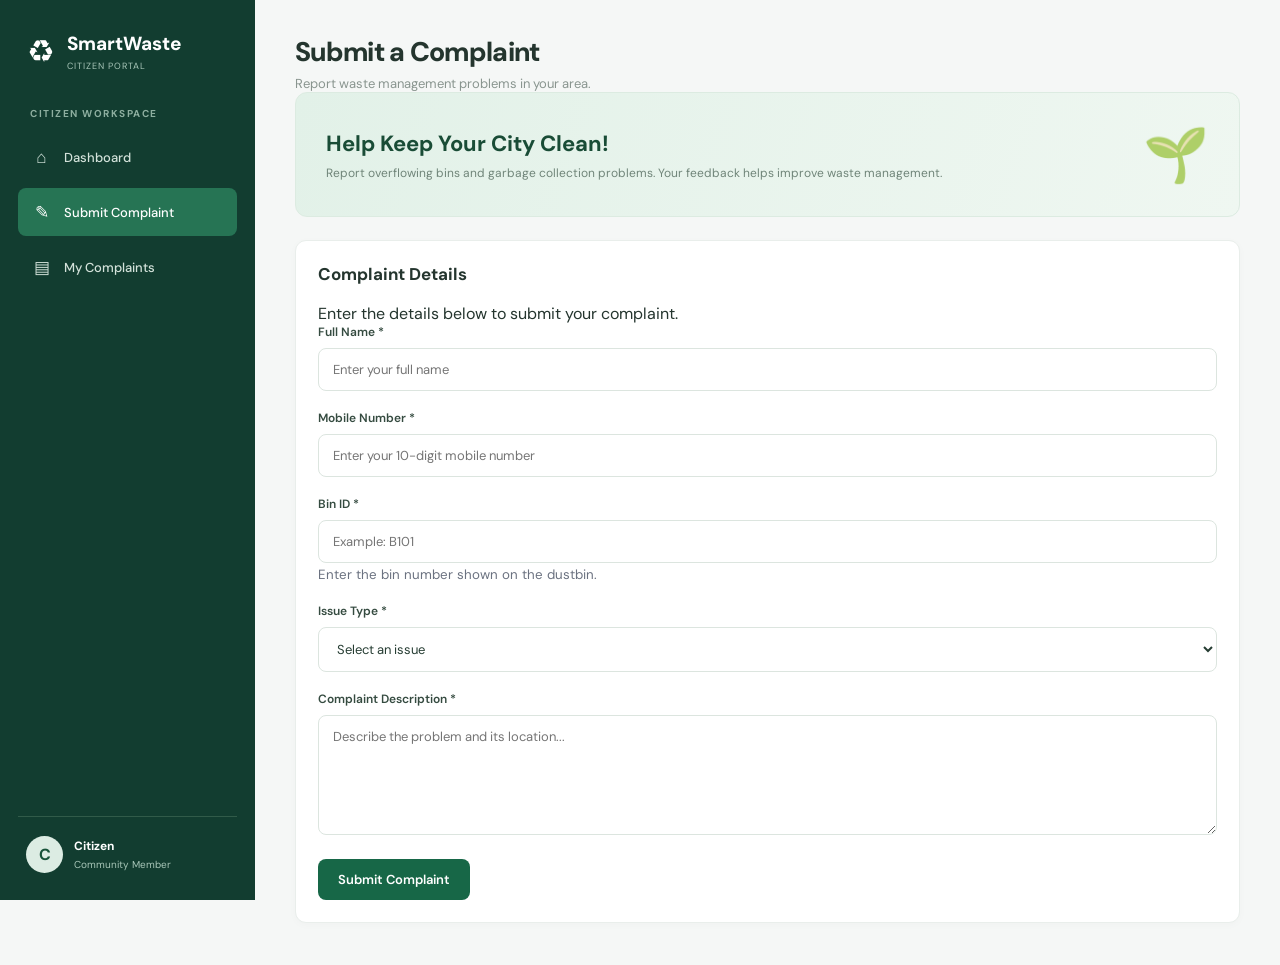
<file: frontend/citizen/complaint.html>
<!DOCTYPE html>
<html lang="en">
<head>
    <meta charset="UTF-8">
    <meta name="viewport" content="width=device-width, initial-scale=1.0">
    <title>Submit Complaint | SmartWaste</title>
    <link rel="stylesheet" href="style.css">
</head>
<script src="profile.js"></script>
<body>

    <aside class="sidebar">
        <div class="brand">
            <div class="brand-icon">♻</div>
            <div>
                <h2>SmartWaste</h2>
                <span>CITIZEN PORTAL</span>
            </div>
        </div>

        <div class="nav-heading">CITIZEN WORKSPACE</div>

        <nav class="navigation">
            <a href="index.html" class="nav-link">
                <span>⌂</span> Dashboard
            </a>

            <a href="complaint.html" class="nav-link active">
                <span>✎</span> Submit Complaint
            </a>

            <a href="status.html" class="nav-link">
                <span>▤</span> My Complaints
            </a>
        </nav>

     <div class="sidebar-bottom">
    <div class="admin-avatar" id="citizenInitial">C</div>
    <div>
        <strong id="citizenDisplayName">Citizen</strong>
        <small id="citizenDisplayRole">Community Member</small>
    </div>
</div>
    </aside>

    <main class="main-content">

        <header class="page-header">
            <div>
                <h1>Submit a Complaint</h1>
                <p>Report waste management problems in your area.</p>
            </div>
        </header>

        <section class="welcome-banner">
            <div>
                <h2>Help Keep Your City Clean!</h2>
                <p>
                    Report overflowing bins and garbage collection
                    problems. Your feedback helps improve waste management.
                </p>
            </div>
            <div class="welcome-icon">🌱</div>
        </section>

        <section class="content-card">
            <div class="section-heading">
                <div>
                    <h2>Complaint Details</h2>
                    <p>Enter the details below to submit your complaint.</p>
                </div>
            </div>

            <div id="complaintMessage" class="message"></div>

            <form id="complaintForm">

                <div class="form-group">
                    <label for="citizenName">Full Name *</label>
                    <input
                        type="text"
                        id="citizenName"
                        placeholder="Enter your full name"
                        required
                    >
                </div>

                <div class="form-group">
                    <label for="citizenPhone">Mobile Number *</label>
                    <input
                        type="tel"
                        id="citizenPhone"
                        placeholder="Enter your 10-digit mobile number"
                        pattern="[0-9]{10}"
                        maxlength="10"
                        required
                    >
                </div>

                <div class="form-group">
                    <label for="binId">Bin ID *</label>
                    <input
                        type="text"
                        id="binId"
                        placeholder="Example: B101"
                        required
                    >
                    <small style="color: #6b7280;">
                        Enter the bin number shown on the dustbin.
                    </small>
                </div>

                <div class="form-group">
                    <label for="issueType">Issue Type *</label>
                    <select id="issueType" required>
                        <option value="">Select an issue</option>
                        <option value="Overflowing Bin">Overflowing Bin</option>
                        <option value="Missed Garbage Collection">Missed Garbage Collection</option>
                        <option value="Bad Smell">Bad Smell</option>
                        <option value="Damaged Bin">Damaged Bin</option>
                        <option value="Other">Other</option>
                    </select>
                </div>

                <div class="form-group">
                    <label for="description">Complaint Description *</label>
                    <textarea
                        id="description"
                        placeholder="Describe the problem and its location..."
                        required
                    ></textarea>
                </div>

                <button type="submit" class="primary-btn">
                    Submit Complaint
                </button>

            </form>
        </section>

    </main>

    <script src="complaint.js"></script>

</body>
</html>
</file>
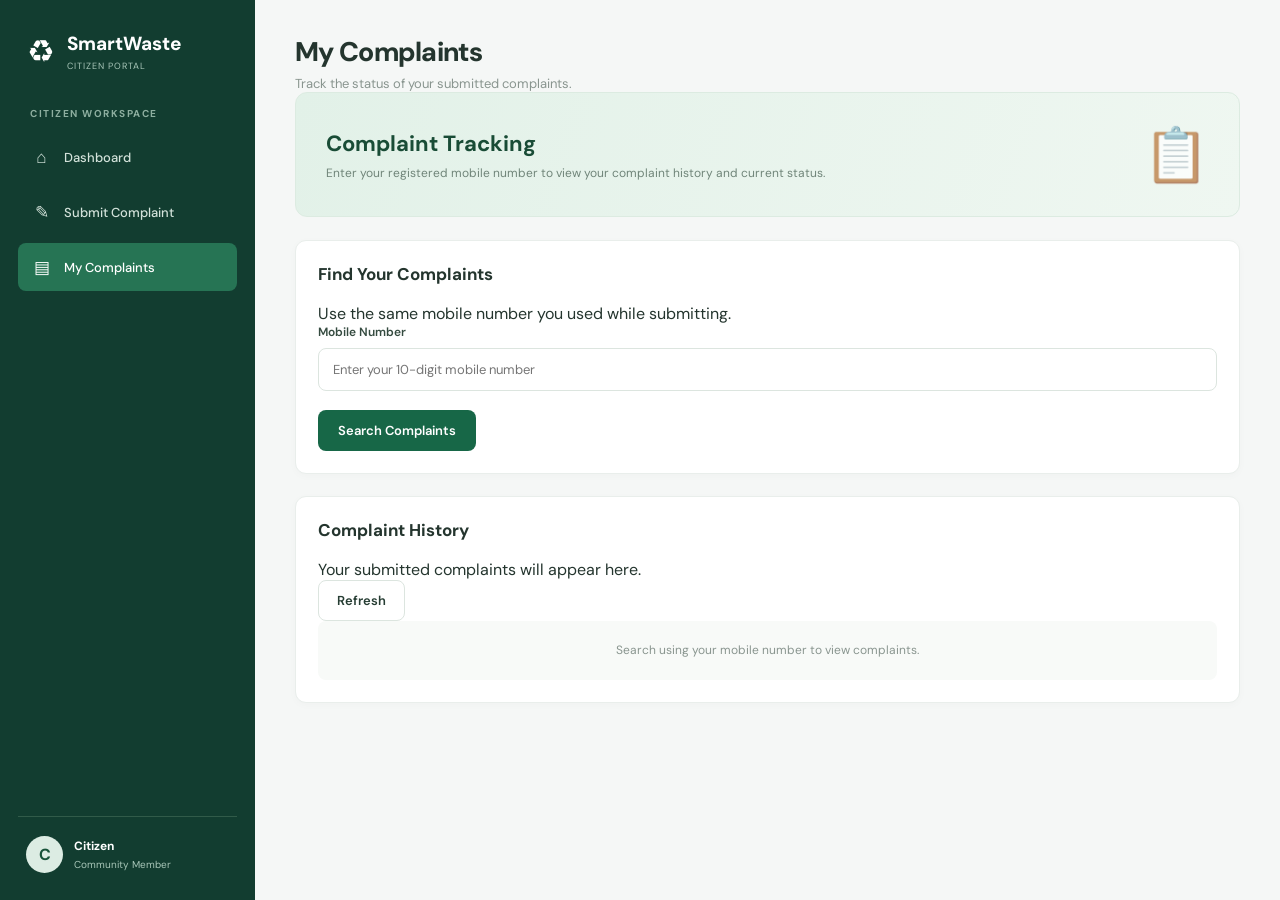
<file: frontend/citizen/status.html>
<!DOCTYPE html>
<html lang="en">
<head>
    <meta charset="UTF-8">
    <meta name="viewport" content="width=device-width, initial-scale=1.0">
    <title>My Complaints | SmartWaste</title>
    <link rel="stylesheet" href="style.css">
</head>
<script src="profile.js"></script>
<body>

    <aside class="sidebar">
        <div class="brand">
            <div class="brand-icon">♻</div>
            <div>
                <h2>SmartWaste</h2>
               <span>CITIZEN PORTAL</span>
            </div>
        </div>

        <div class="nav-heading">CITIZEN WORKSPACE</div>

        <nav class="navigation">
            <a href="index.html" class="nav-link">
                <span>⌂</span> Dashboard
            </a>

            <a href="complaint.html" class="nav-link">
                <span>✎</span> Submit Complaint
            </a>

            <a href="status.html" class="nav-link active">
                <span>▤</span> My Complaints
            </a>
        </nav>

       <div class="sidebar-bottom">
    <div class="admin-avatar" id="citizenInitial">C</div>
    <div>
        <strong id="citizenDisplayName">Citizen</strong>
        <small id="citizenDisplayRole">Community Member</small>
    </div>
</div>
    </aside>

    <main class="main-content">

        <header class="page-header">
            <div>
                <h1>My Complaints</h1>
                <p>Track the status of your submitted complaints.</p>
            </div>
        </header>

        <section class="welcome-banner">
            <div>
                <h2>Complaint Tracking</h2>
                <p>
                    Enter your registered mobile number to view
                    your complaint history and current status.
                </p>
            </div>
            <div class="welcome-icon">📋</div>
        </section>

        <section class="content-card">

            <div class="section-heading">
                <div>
                    <h2>Find Your Complaints</h2>
                    <p>Use the same mobile number you used while submitting.</p>
                </div>
            </div>

            <form id="searchComplaintForm">
                <div class="form-group">
                    <label for="searchPhone">Mobile Number</label>
                    <input
                        type="tel"
                        id="searchPhone"
                        placeholder="Enter your 10-digit mobile number"
                        pattern="[0-9]{10}"
                        maxlength="10"
                        required
                    >
                </div>

                <button type="submit" class="primary-btn">
                    Search Complaints
                </button>
            </form>

            <div id="statusMessage" class="message"></div>

        </section>

        <section class="content-card">

            <div class="section-heading">
                <div>
                    <h2>Complaint History</h2>
                    <p>Your submitted complaints will appear here.</p>
                </div>

                <button
                    type="button"
                    class="secondary-btn"
                    id="refreshComplaintsBtn"
                >
                    Refresh
                </button>
            </div>

            <div id="complaintResults">
                <div class="empty-state">
                    Search using your mobile number to view complaints.
                </div>
            </div>

        </section>

    </main>

    <script src="status.js"></script>

</body>
</html>
</file>
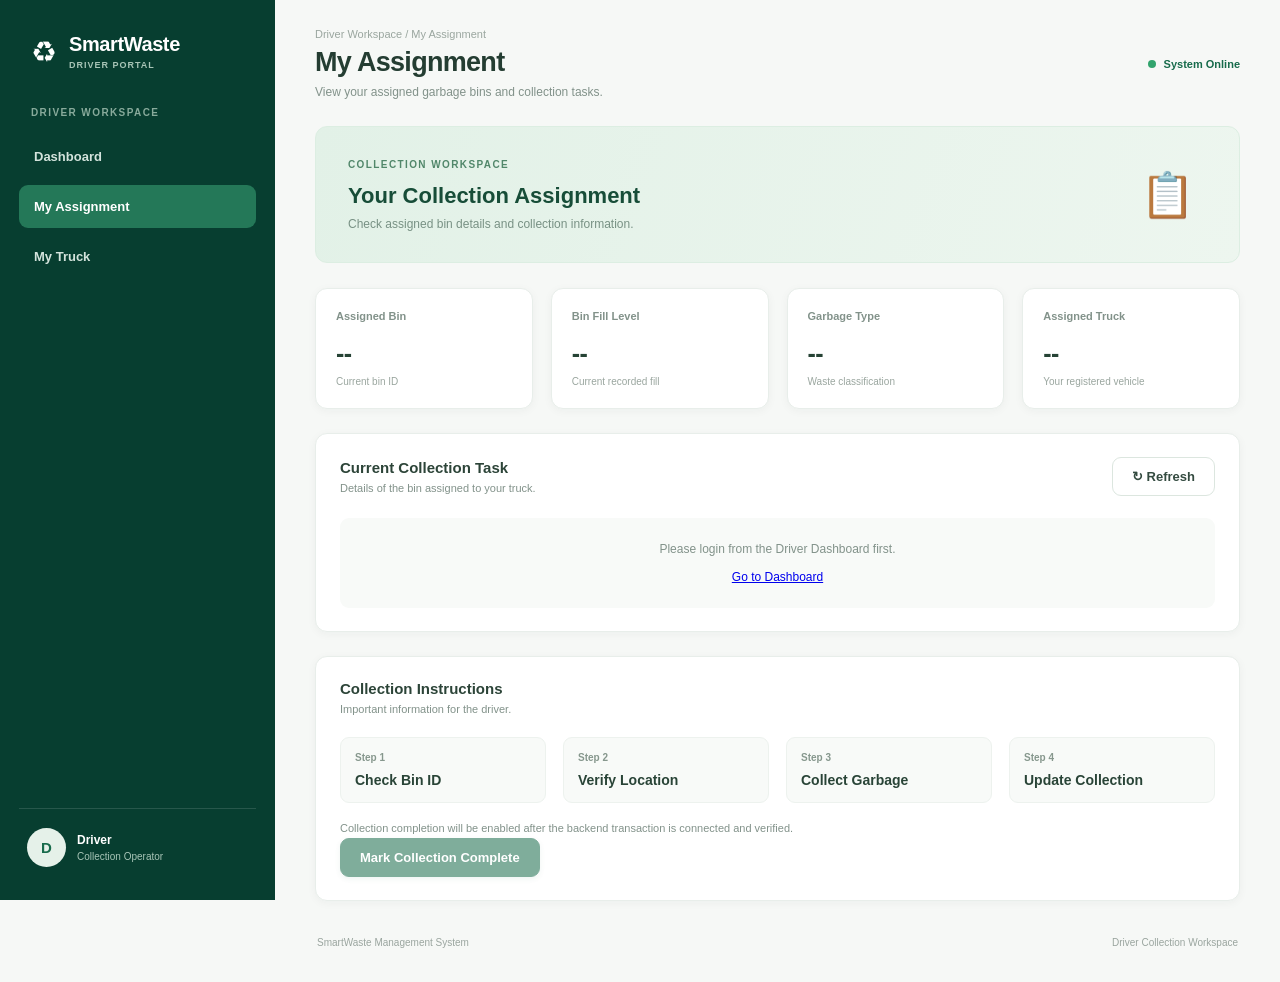
<file: frontend/driver/assignment.html>
<!DOCTYPE html>
<html lang="en">
<head>
    <meta charset="UTF-8">
    <meta name="viewport" content="width=device-width, initial-scale=1.0">

    <title>SmartWaste | My Assignment</title>

    <link rel="stylesheet" href="style.css">
</head>

<body>

<div class="driver-app">

    <aside class="sidebar">

        <div class="brand">
            <div class="brand-icon">♻</div>
            <div>
                <h2>SmartWaste</h2>
                <span>DRIVER PORTAL</span>
            </div>
        </div>

        <p class="nav-heading">DRIVER WORKSPACE</p>

        <nav class="navigation">
            <a href="index.html" class="nav-link">Dashboard</a>
            <a href="assignment.html" class="nav-link active">My Assignment</a>
            <a href="truck.html" class="nav-link">My Truck</a>
        </nav>

        <div class="sidebar-bottom">
            <div class="driver-avatar" id="driverAvatar">D</div>
            <div>
                <strong id="sidebarDriverName">Driver</strong>
                <small>Collection Operator</small>
            </div>
        </div>

    </aside>


    <main class="main-content">

        <header class="topbar">
            <div>
                <p class="breadcrumb">Driver Workspace / My Assignment</p>
                <h1>My Assignment</h1>
                <p class="page-description">
                    View your assigned garbage bins and collection tasks.
                </p>
            </div>

            <div class="online-status">
                <span></span>
                System Online
            </div>
        </header>


        <section class="welcome-banner">
            <div>
                <p class="welcome-label">COLLECTION WORKSPACE</p>

                <h2>Your Collection Assignment</h2>

                <p>
                    Check assigned bin details and collection information.
                </p>
            </div>

            <div class="welcome-icon">📋</div>
        </section>


        <section class="stats-grid">

            <article class="stat-card">
                <span>Assigned Bin</span>
                <h2 id="assignedBinStat">--</h2>
                <small>Current bin ID</small>
            </article>

            <article class="stat-card">
                <span>Bin Fill Level</span>
                <h2 id="binFillStat">--</h2>
                <small>Current recorded fill</small>
            </article>

            <article class="stat-card">
                <span>Garbage Type</span>
                <h2 id="garbageTypeStat">--</h2>
                <small>Waste classification</small>
            </article>

            <article class="stat-card">
                <span>Assigned Truck</span>
                <h2 id="assignedTruckStat">--</h2>
                <small>Your registered vehicle</small>
            </article>

        </section>


        <section class="panel">

            <div class="panel-heading">
                <div>
                    <h3>Current Collection Task</h3>
                    <p>Details of the bin assigned to your truck.</p>
                </div>

                <button class="secondary-btn"
                        onclick="refreshAssignment()">
                    ↻ Refresh
                </button>
            </div>

            <div id="assignmentContent">

                <div class="loading-state">
                    Assignment details will appear here.
                </div>

            </div>

            <div id="assignmentMessage" class="alert success" hidden></div>

        </section>


        <section class="panel">

            <div class="panel-heading">
                <div>
                    <h3>Collection Instructions</h3>
                    <p>Important information for the driver.</p>
                </div>
            </div>

            <div class="assignment-details">

                <div>
                    <span>Step 1</span>
                    <strong>Check Bin ID</strong>
                </div>

                <div>
                    <span>Step 2</span>
                    <strong>Verify Location</strong>
                </div>

                <div>
                    <span>Step 3</span>
                    <strong>Collect Garbage</strong>
                </div>

                <div>
                    <span>Step 4</span>
                    <strong>Update Collection</strong>
                </div>

            </div>

            <p class="panel-note">
                Collection completion will be enabled after the
                backend transaction is connected and verified.
            </p>

            <button class="primary-btn" disabled>
                Mark Collection Complete
            </button>

        </section>


        <footer>
            <span>SmartWaste Management System</span>
            <span>Driver Collection Workspace</span>
        </footer>

    </main>

</div>

<script src="assignment.js"></script>

</body>
</html>
</file>
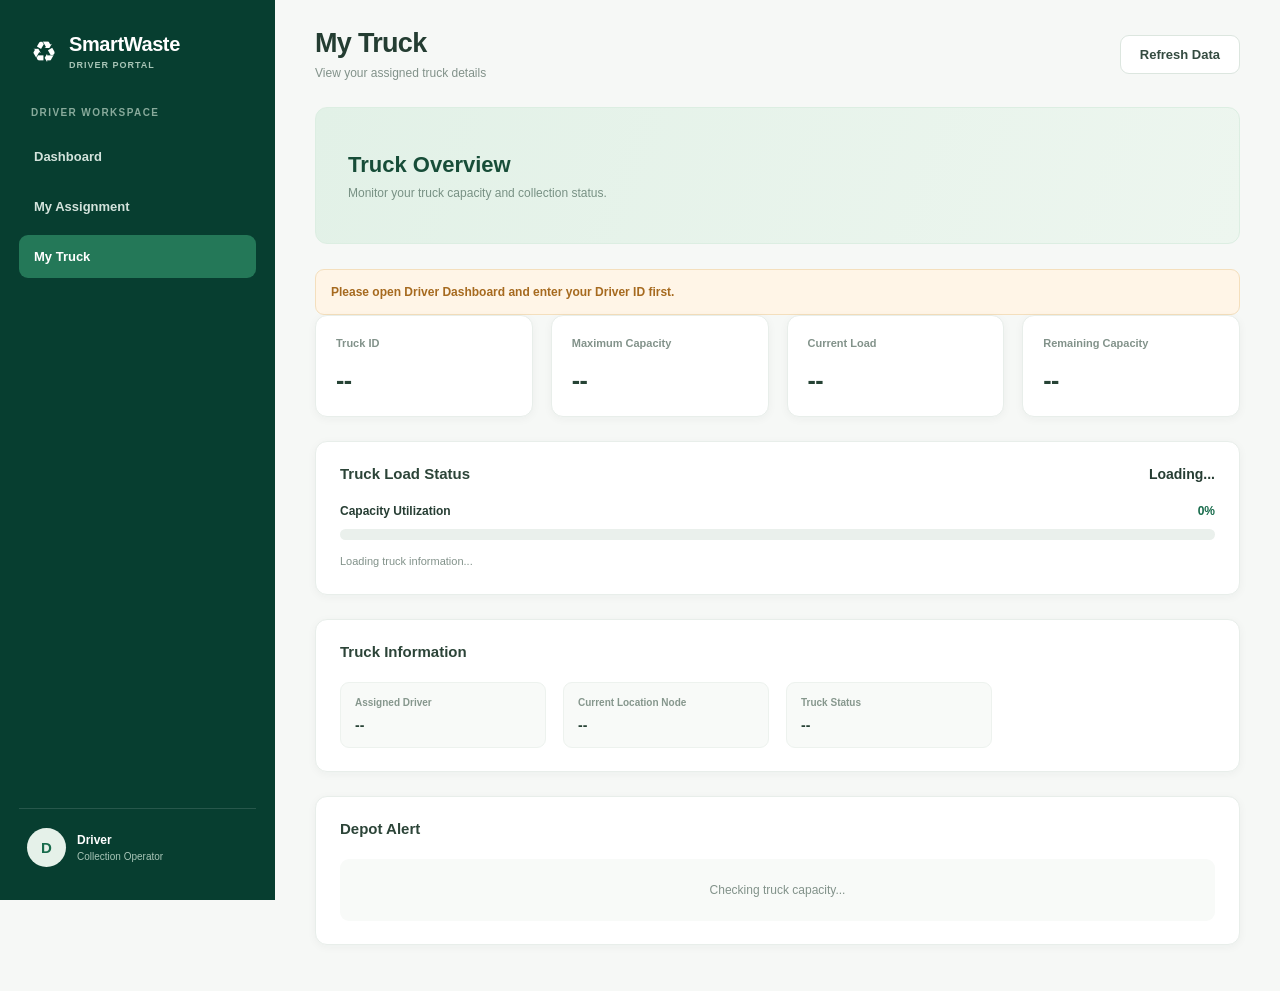
<file: frontend/driver/truck.html>
<!DOCTYPE html>
<html lang="en">
<head>
    <meta charset="UTF-8">
    <meta name="viewport" content="width=device-width, initial-scale=1.0">
    <title>My Truck | SmartWaste</title>
    <link rel="stylesheet" href="style.css">
</head>
<body>

<aside class="sidebar">
    <div class="brand">
        <div class="brand-icon">♻</div>
        <div>
            <h2>SmartWaste</h2>
            <span>DRIVER PORTAL</span>
        </div>
    </div>

    <div class="nav-heading">DRIVER WORKSPACE</div>

    <nav class="navigation">
        <a href="index.html" class="nav-link">Dashboard</a>
        <a href="assignment.html" class="nav-link">My Assignment</a>
        <a href="truck.html" class="nav-link active">My Truck</a>
    </nav>

    <div class="sidebar-bottom">
        <div class="driver-avatar">D</div>
        <div>
            <strong>Driver</strong>
            <small>Collection Operator</small>
        </div>
    </div>
</aside>

<main class="main-content">

    <header class="topbar">
        <div>
            <h1>My Truck</h1>
            <p class="page-description">View your assigned truck details</p>
        </div>
        <button class="secondary-btn" onclick="refreshTruck()">
            Refresh Data
        </button>
    </header>

    <section class="welcome-banner">
        <div>
            <h2>Truck Overview</h2>
            <p>Monitor your truck capacity and collection status.</p>
        </div>
    </section>

    <div id="truckMessage"></div>

    <section class="stats-grid">
        <div class="stat-card">
            <span>Truck ID</span>
            <h2 id="truckId">--</h2>
        </div>

        <div class="stat-card">
            <span>Maximum Capacity</span>
            <h2 id="truckCapacity">--</h2>
        </div>

        <div class="stat-card">
            <span>Current Load</span>
            <h2 id="truckLoad">--</h2>
        </div>

        <div class="stat-card">
            <span>Remaining Capacity</span>
            <h2 id="truckRemaining">--</h2>
        </div>
    </section>

    <section class="panel">
        <div class="panel-heading">
            <h3>Truck Load Status</h3>
            <strong id="truckStatus">Loading...</strong>
        </div>

        <div class="progress-heading">
            <span>Capacity Utilization</span>
            <strong id="truckPercentage">0%</strong>
        </div>

        <div class="progress-track">
            <div class="progress-fill" id="truckProgress"></div>
        </div>

        <p class="panel-note" id="capacityMessage">
            Loading truck information...
        </p>
    </section>

    <section class="panel">
        <div class="panel-heading">
            <h3>Truck Information</h3>
        </div>

        <div class="profile-grid">
            <div>
                <span>Assigned Driver</span>
                <strong id="assignedDriver">--</strong>
            </div>

            <div>
                <span>Current Location Node</span>
                <strong id="truckLocation">--</strong>
            </div>

            <div>
                <span>Truck Status</span>
                <strong id="truckStatusDetails">--</strong>
            </div>
        </div>
    </section>

    <section class="panel">
        <div class="panel-heading">
            <h3>Depot Alert</h3>
        </div>

        <div id="depotAlert" class="empty-state">
            Checking truck capacity...
        </div>
    </section>

</main>

<script src="truck.js"></script>
</body>
</html>
</file>
<file: frontend/admin/style.css>
@import url('https://fonts.googleapis.com/css2?family=DM+Sans:wght@400;500;600;700;800&display=swap');

:root {
    --green: #176b4a;
    --dark-green: #123d30;
    --background: #f5f7f6;
    --text: #24352e;
    --muted: #89958f;
    --border: #e9eeeb;
    --white: #ffffff;
}

* {
    margin: 0;
    padding: 0;
    box-sizing: border-box;
}

body {
    font-family: 'DM Sans', Arial, sans-serif;
    background: var(--background);
    color: var(--text);
}

a {
    text-decoration: none;
    color: inherit;
}

.app {
    min-height: 100vh;
}

/* Sidebar */

.sidebar {
    width: 255px;
    position: fixed;
    top: 0;
    bottom: 0;
    left: 0;
    background: var(--dark-green);
    color: white;
    padding: 27px 18px;
    display: flex;
    flex-direction: column;
    z-index: 10;
}

.brand {
    display: flex;
    align-items: center;
    gap: 12px;
    padding: 4px 9px 35px;
}

.brand-icon {
    font-size: 31px;
}

.brand h2 {
    font-size: 19px;
    font-weight: 800;
}

.brand span {
    display: block;
    font-size: 9px;
    color: #a9c7b9;
    letter-spacing: 1px;
    margin-top: 4px;
}

.nav-heading {
    color: #8eafa0;
    font-size: 10px;
    font-weight: 700;
    letter-spacing: 1.5px;
    padding: 0 12px;
    margin-bottom: 13px;
}

.navigation {
    display: flex;
    flex-direction: column;
    gap: 7px;
}

.nav-link {
    display: flex;
    align-items: center;
    gap: 13px;
    padding: 13px 14px;
    border-radius: 8px;
    color: #d3e2da;
    font-size: 13px;
    font-weight: 500;
    transition: 0.2s;
}

.nav-link span {
    width: 19px;
    text-align: center;
    font-size: 17px;
}

.nav-link:hover {
    background: #205442;
    color: white;
}

.nav-link.active {
    background: #267454;
    color: white;
}

.sidebar-bottom {
    margin-top: auto;
    border-top: 1px solid #315b49;
    padding: 19px 8px 0;
    display: flex;
    align-items: center;
    gap: 11px;
}

.admin-avatar {
    width: 37px;
    height: 37px;
    background: #dcece3;
    color: #175239;
    border-radius: 50%;
    display: grid;
    place-items: center;
    font-weight: 700;
}

.sidebar-bottom strong,
.sidebar-bottom small {
    display: block;
    font-size: 12px;
}

.sidebar-bottom small {
    color: #a9c7b9;
    margin-top: 4px;
    font-size: 10px;
}

/* Main area */

.main-content {
    margin-left: 255px;
    padding: 34px 40px 20px;
    max-width: 1650px;
}

.topbar {
    display: flex;
    justify-content: space-between;
    align-items: center;
    margin-bottom: 27px;
}

.breadcrumb {
    color: var(--muted);
    font-size: 11px;
    margin-bottom: 9px;
}

.topbar h1 {
    font-size: 27px;
    font-weight: 800;
    letter-spacing: -0.7px;
}

.page-description {
    font-size: 13px;
    color: var(--muted);
    margin-top: 6px;
}

.topbar-right {
    display: flex;
    align-items: center;
    gap: 20px;
}

.online-status {
    color: #287a51;
    font-size: 12px;
    font-weight: 700;
}

.online-status span {
    display: inline-block;
    height: 8px;
    width: 8px;
    background: #31a56a;
    border-radius: 50%;
    margin-right: 5px;
}

.profile-circle {
    width: 39px;
    height: 39px;
    border-radius: 50%;
    background: #e1eee7;
    color: var(--green);
    display: grid;
    place-items: center;
    font-weight: 700;
}

/* Welcome */

.welcome-banner {
    background: linear-gradient(110deg, #e2f1e8, #eff7f1);
    padding: 27px 30px;
    border-radius: 12px;
    display: flex;
    justify-content: space-between;
    align-items: center;
    margin-bottom: 23px;
    border: 1px solid #dcebe1;
}

.welcome-label {
    font-size: 10px;
    font-weight: 700;
    color: #54866c;
    letter-spacing: 1.4px;
    margin-bottom: 11px;
}

.welcome-banner h2 {
    font-size: 22px;
    color: #194c36;
    margin-bottom: 7px;
}

.welcome-banner p:last-child {
    color: #708579;
    font-size: 12px;
}

.welcome-icon {
    font-size: 53px;
    color: #39815c;
    opacity: 0.75;
}

/* Statistics */

.stats-grid {
    display: grid;
    grid-template-columns: repeat(4, minmax(0, 1fr));
    gap: 17px;
    margin-bottom: 23px;
}

.stat-card {
    background: var(--white);
    border: 1px solid var(--border);
    border-radius: 11px;
    padding: 19px;
    box-shadow: 0 2px 8px rgba(20, 50, 35, 0.025);
}

.stat-top {
    display: flex;
    justify-content: space-between;
    align-items: center;
}

.stat-top > span {
    color: #718078;
    font-size: 12px;
    font-weight: 600;
}

.stat-icon {
    width: 34px;
    height: 34px;
    border-radius: 8px;
    display: grid;
    place-items: center;
    font-size: 15px;
}

.green {
    background: #e5f3e9;
    color: #28774c;
}

.blue {
    background: #e8effb;
    color: #426da7;
}

.orange {
    background: #fff1df;
    color: #bd7a25;
}

.red {
    background: #fdebea;
    color: #bd5550;
}

.stat-card h2 {
    font-size: 29px;
    margin-top: 14px;
    margin-bottom: 5px;
    color: #233b30;
}

.stat-card small {
    color: #99a49e;
    font-size: 10px;
}

/* Panels */

.dashboard-grid {
    display: grid;
    grid-template-columns: 1.5fr 1fr;
    gap: 18px;
    margin-bottom: 22px;
}

.panel {
    background: white;
    border: 1px solid var(--border);
    border-radius: 11px;
    padding: 22px;
    box-shadow: 0 2px 8px rgba(20, 50, 35, 0.025);
}

.panel-heading {
    display: flex;
    justify-content: space-between;
    align-items: center;
    margin-bottom: 22px;
}

.panel-heading h3 {
    font-size: 15px;
    margin-bottom: 5px;
}

.panel-heading p {
    color: var(--muted);
    font-size: 11px;
}

.panel-heading > a {
    color: var(--green);
    font-size: 11px;
    font-weight: 700;
}

.panel-heading > a:hover {
    text-decoration: underline;
}

/* Overview */

.overview-content {
    display: grid;
    grid-template-columns: 1fr 1fr;
    gap: 15px;
    margin-bottom: 26px;
}

.overview-number {
    padding: 17px;
    border-radius: 9px;
    background: #f7f9f7;
}

.overview-number strong {
    display: block;
    font-size: 26px;
    color: #1b6745;
    margin-bottom: 6px;
}

.overview-number span {
    display: block;
    font-size: 12px;
    font-weight: 700;
}

.overview-number small {
    display: block;
    color: var(--muted);
    font-size: 10px;
    margin-top: 5px;
}

.progress-heading {
    display: flex;
    justify-content: space-between;
    font-size: 11px;
    font-weight: 600;
    margin-bottom: 10px;
}

.progress-track {
    height: 8px;
    border-radius: 20px;
    background: #eaf0ec;
    overflow: hidden;
}

.progress-fill {
    width: 0;
    height: 100%;
    background: #29915b;
    border-radius: 20px;
    transition: width 0.4s;
}

.panel-note {
    font-size: 10px;
    color: var(--muted);
    margin-top: 12px;
}

/* Quick actions */

.quick-panel {
    display: flex;
    flex-direction: column;
}

.quick-panel .panel-heading {
    margin-bottom: 11px;
}

.quick-action {
    display: flex;
    align-items: center;
    gap: 12px;
    padding: 13px 2px;
    border-bottom: 1px solid #eff2ef;
}

.quick-action:last-child {
    border-bottom: none;
}

.action-icon {
    width: 35px;
    height: 35px;
    border-radius: 8px;
    background: #edf5ef;
    color: var(--green);
    display: grid;
    place-items: center;
    font-size: 17px;
}

.quick-action strong {
    display: block;
    font-size: 11px;
}

.quick-action small {
    display: block;
    font-size: 10px;
    color: var(--muted);
    margin-top: 4px;
}

.arrow {
    margin-left: auto;
    color: #81958a;
}

.quick-action:hover strong {
    color: var(--green);
}

/* Recent System Activity */

.activity-panel {
    margin-bottom: 25px;
    padding: 24px;
}

.activity-panel .panel-heading {
    margin-bottom: 20px;
}

.activity-list {
    display: grid;
    grid-template-columns: repeat(2, minmax(0, 1fr));
    gap: 14px;
    min-height: 65px;
}

/* Individual notification card */

.dashboard-activity-item {
    display: flex;
    align-items: center;
    gap: 15px;
    min-width: 0;
    padding: 17px;
    background: #fbfcfb;
    border: 1px solid #eaf0ec;
    border-radius: 11px;
    transition: background 0.2s, border-color 0.2s,
                transform 0.2s;
}

.dashboard-activity-item:hover {
    background: #f7faf7;
    border-color: #dce9df;
    transform: translateY(-2px);
}

/* Icon container */

.dashboard-activity-icon {
    width: 43px;
    height: 43px;
    flex: 0 0 43px;
    display: grid;
    place-items: center;
    border-radius: 10px;
}

.dashboard-activity-icon svg {
    width: 21px;
    height: 21px;
    fill: none;
    stroke: currentColor;
    stroke-width: 1.8;
    stroke-linecap: round;
    stroke-linejoin: round;
}

/* Different notification types */

.activity-critical .dashboard-activity-icon {
    background: #fdeceb;
    color: #c45b55;
}

.activity-truck .dashboard-activity-icon {
    background: #e8effb;
    color: #4775b5;
}

.activity-complaint .dashboard-activity-icon {
    background: #fff2e1;
    color: #bd812c;
}

/* Text content */

.dashboard-activity-content {
    flex: 1;
    min-width: 0;
}

.dashboard-activity-type {
    display: block;
    font-size: 9px;
    font-weight: 800;
    letter-spacing: 0.9px;
    margin-bottom: 6px;
}

.activity-critical .dashboard-activity-type {
    color: #bf615b;
}

.activity-truck .dashboard-activity-type {
    color: #4775b5;
}

.activity-complaint .dashboard-activity-type {
    color: #bd812c;
}

.dashboard-activity-content strong {
    display: block;
    font-size: 12px;
    line-height: 1.5;
    color: #293d33;
    overflow-wrap: anywhere;
}

.dashboard-activity-content small {
    display: block;
    margin-top: 5px;
    color: #89978f;
    font-size: 10px;
    line-height: 1.5;
}

/* Empty activity state */

.activity-empty-state {
    grid-column: 1 / -1;
    display: flex;
    align-items: center;
    gap: 14px;
    padding: 20px;
    background: #f6faf7;
    border: 1px solid #e7f0e9;
    border-radius: 10px;
}

.activity-empty-icon {
    width: 38px;
    height: 38px;
    flex: 0 0 38px;
    display: grid;
    place-items: center;
    border-radius: 50%;
    background: #e4f2e8;
    color: #26784f;
    font-size: 19px;
    font-weight: 700;
}

.activity-empty-state strong {
    display: block;
    font-size: 12px;
    color: #294638;
}

.activity-empty-state small {
    display: block;
    margin-top: 4px;
    font-size: 10px;
    color: #89978f;
}

/* Responsive */

@media (max-width: 850px) {
    .activity-list {
        grid-template-columns: 1fr;
    }
}

/* Footer */

footer {
    display: flex;
    justify-content: space-between;
    color: #9aa59f;
    font-size: 10px;
    padding: 8px 2px;
}

/* Responsive */

@media (max-width: 1100px) {
    .stats-grid {
        grid-template-columns: repeat(2, 1fr);
    }

    .dashboard-grid {
        grid-template-columns: 1fr;
    }
}

@media (max-width: 700px) {
    .sidebar {
        width: 100%;
        height: auto;
        position: relative;
        padding: 15px;
    }

    .brand {
        padding-bottom: 18px;
    }

    .navigation {
        display: grid;
        grid-template-columns: repeat(2, 1fr);
    }

    .sidebar-bottom {
        display: none;
    }

    .main-content {
        margin-left: 0;
        padding: 22px 16px;
    }

    .topbar {
        align-items: flex-start;
    }

    .stats-grid {
        grid-template-columns: 1fr 1fr;
        gap: 10px;
    }

    .welcome-banner {
        padding: 20px;
    }

    .overview-content {
        grid-template-columns: 1fr;
    }

    .topbar-right {
        gap: 8px;
    }

    .online-status {
        font-size: 10px;
    }
}

@media (max-width: 400px) {
    .stats-grid {
        grid-template-columns: 1fr;
    }
}

/* Bin Management page */

.bin-toolbar {
    display: flex;
    gap: 12px;
    flex-wrap: wrap;
    margin: 22px 0;
}

.bin-toolbar input,
.bin-toolbar select {
    padding: 12px 14px;
    border: 1px solid #dce5df;
    border-radius: 9px;
    background: #fff;
    font: inherit;
    color: #263d33;
}

.bin-toolbar input {
    flex: 1;
    min-width: 220px;
}

.primary-button {
    padding: 12px 20px;
    border: none;
    border-radius: 9px;
    background: #176747;
    color: white;
    font-weight: 600;
    cursor: pointer;
}

.primary-button:hover {
    background: #104d36;
}

.table-container {
    width: 100%;
    overflow-x: auto;
}

.data-table {
    width: 100%;
    border-collapse: collapse;
    text-align: left;
}

.data-table th,
.data-table td {
    padding: 16px 14px;
    border-bottom: 1px solid #edf1ee;
    white-space: nowrap;
}

.data-table th {
    background: #f2f7f3;
    color: #536b5e;
    font-size: 13px;
}

.data-table td {
    color: #40554a;
    font-size: 14px;
}

.priority-label {
    display: inline-block;
    padding: 6px 11px;
    border-radius: 20px;
    background: #e8f3ec;
    color: #176747;
    font-size: 12px;
    font-weight: 600;
}

@media (max-width: 650px) {
    .bin-toolbar {
        flex-direction: column;
    }

    .bin-toolbar input,
    .bin-toolbar select,
    .primary-button {
        width: 100%;
    }
}

/* =========================================
   TRUCK MANAGEMENT - BUTTONS AND MODAL
========================================= */

/* Common button styling */
.primary-btn,
.secondary-btn,
.table-action,
.close-btn {
    font-family: inherit;
    font-size: 13px;
    font-weight: 600;
    border-radius: 9px;
    cursor: pointer;
    transition: all 0.2s ease;
}

/* Main green button */
.primary-btn {
    background: #176b4b;
    color: #ffffff;
    border: 1px solid #176b4b;
    padding: 11px 19px;
    box-shadow: 0 2px 5px rgba(23, 107, 75, 0.12);
}

.primary-btn:hover {
    background: #10583d;
    border-color: #10583d;
    transform: translateY(-1px);
}

/* Secondary and refresh buttons */
.secondary-btn {
    background: #ffffff;
    color: #344b40;
    border: 1px solid #dce6df;
    padding: 10px 17px;
}

.secondary-btn:hover {
    background: #f0f7f2;
    border-color: #a9c8b5;
}

/* Add truck button */
.panel-heading > .primary-btn {
    white-space: nowrap;
}

/* Edit and Delete buttons */
.table-action {
    padding: 7px 12px;
    margin-right: 5px;
    font-size: 12px;
    border: 1px solid transparent;
}

.edit-action {
    background: #e8f4ed;
    color: #176b4b;
    border-color: #d5eadd;
}

.edit-action:hover {
    background: #d5ebde;
}

.delete-action {
    background: #fff0ef;
    color: #c04444;
    border-color: #f5d8d5;
}

.delete-action:hover {
    background: #ffe0dd;
}

/* Search and filter controls */
.truck-toolbar {
    display: flex;
    align-items: center;
    gap: 12px;
    margin: 22px 0;
}

.truck-toolbar input,
.truck-toolbar select {
    min-height: 44px;
    padding: 0 14px;
    border: 1px solid #dce6df;
    border-radius: 9px;
    background: #ffffff;
    color: #344b40;
    font-family: inherit;
    font-size: 14px;
    outline: none;
}

.truck-toolbar input {
    flex: 1;
    min-width: 180px;
}

.truck-toolbar select {
    min-width: 175px;
}

.truck-toolbar input:focus,
.truck-toolbar select:focus {
    border-color: #398866;
    box-shadow: 0 0 0 3px rgba(57, 136, 102, 0.10);
}

/* Modal background */
.modal-overlay {
    position: fixed;
    inset: 0;
    z-index: 1000;
    display: none;
    align-items: center;
    justify-content: center;
    padding: 20px;
    background: rgba(13, 35, 26, 0.48);
    backdrop-filter: blur(4px);
}

.modal-overlay.show {
    display: flex;
}

/* Modal box */
.truck-modal {
    width: 100%;
    max-width: 480px;
    max-height: 90vh;
    overflow-y: auto;
    padding: 27px;
    background: #ffffff;
    border: 1px solid #e5ece7;
    border-radius: 16px;
    box-shadow: 0 20px 60px rgba(0, 0, 0, 0.18);
}

.truck-modal .panel-heading {
    margin-bottom: 22px;
}

.truck-modal form {
    display: flex;
    flex-direction: column;
    gap: 9px;
}

.truck-modal label {
    margin-top: 9px;
    color: #344b40;
    font-size: 13px;
    font-weight: 600;
}

.truck-modal input,
.truck-modal select {
    width: 100%;
    min-height: 43px;
    padding: 10px 12px;
    border: 1px solid #dce6df;
    border-radius: 8px;
    background: #ffffff;
    color: #263d32;
    font-family: inherit;
    font-size: 14px;
    outline: none;
    box-sizing: border-box;
}

.truck-modal input:focus,
.truck-modal select:focus {
    border-color: #398866;
    box-shadow: 0 0 0 3px rgba(57, 136, 102, 0.10);
}

/* Close button */
.close-btn {
    width: 34px;
    height: 34px;
    background: #f1f5f2;
    color: #52645a;
    border: none;
    font-size: 21px;
}

.close-btn:hover {
    background: #e4eee7;
}

/* Modal bottom buttons */
.modal-actions {
    display: flex;
    justify-content: flex-end;
    gap: 10px;
    margin-top: 20px;
}

.form-error {
    color: #c04444;
    font-size: 12px;
    margin: 4px 0;
}

/* Truck table */
.table-wrapper {
    overflow-x: auto;
}

.table-wrapper table {
    width: 100%;
    border-collapse: collapse;
}

.table-wrapper th {
    background: #f1f6f2;
    color: #53675b;
    font-size: 12px;
    font-weight: 700;
    text-align: left;
    padding: 15px 13px;
    white-space: nowrap;
}

.table-wrapper td {
    padding: 15px 13px;
    border-bottom: 1px solid #edf1ee;
    color: #42564a;
    font-size: 13px;
}

.table-wrapper tbody tr:hover {
    background: #fafcfb;
}

/* Progress bar */
.truck-progress {
    width: 100px;
    height: 7px;
    overflow: hidden;
    background: #e9efeb;
    border-radius: 20px;
    margin-bottom: 5px;
}

.truck-progress div {
    height: 100%;
    background: #398866;
    border-radius: 20px;
}

/* Mobile layout */
@media (max-width: 650px) {
    .truck-toolbar {
        flex-direction: column;
        align-items: stretch;
    }

    .truck-toolbar input,
    .truck-toolbar select {
        width: 100%;
        box-sizing: border-box;
    }

    .truck-modal {
        padding: 20px;
    }

    .modal-actions {
        flex-direction: column-reverse;
    }

    .modal-actions button {
        width: 100%;
    }
}

/* =========================================
   DRIVER MANAGEMENT
========================================= */

.driver-panel,
.driver-info-panel {
    margin-top: 24px;
}

.driver-status {
    display: inline-block;
    padding: 6px 11px;
    border-radius: 20px;
    font-size: 11px;
    font-weight: 600;
}

.driver-status.assigned {
    background: #e7f4ec;
    color: #176b4b;
}

.driver-status.unassigned {
    background: #fff2df;
    color: #a66b19;
}

.driver-info-panel .fleet-info-grid {
    display: grid;
    grid-template-columns: repeat(2, minmax(0, 1fr));
    gap: 16px;
}

.driver-info-panel .overview-number {
    padding: 22px;
    background: #f6f9f6;
    border-radius: 11px;
}

@media (max-width: 650px) {
    .driver-info-panel .fleet-info-grid {
        grid-template-columns: 1fr;
    }
}

/* =========================================
   COMPLAINT MANAGEMENT
========================================= */

.complaint-panel {
    margin-top: 24px;
}

.complaint-toolbar {
    display: grid;
    grid-template-columns: minmax(200px, 1fr) 210px auto;
    gap: 12px;
    margin: 24px 0;
}

.complaint-toolbar input,
.complaint-toolbar select {
    min-width: 0;
    width: 100%;
    padding: 13px 15px;
    border: 1px solid #dce8e1;
    border-radius: 10px;
    background: #fff;
    color: #344b40;
    font: inherit;
}

.complaint-status {
    display: inline-block;
    padding: 7px 12px;
    border-radius: 20px;
    font-size: 11px;
    font-weight: 600;
    white-space: nowrap;
}

.complaint-status.pending {
    background: #fdeaea;
    color: #c44747;
}

.complaint-status.in-progress {
    background: #fff1dd;
    color: #a66b19;
}

.complaint-status.resolved {
    background: #e7f4ec;
    color: #176b4b;
}

.complaint-modal {
    width: min(520px, 94vw);
    max-height: 90vh;
    overflow-y: auto;
    background: #fff;
    padding: 26px;
    border-radius: 16px;
    box-shadow: 0 15px 50px rgba(0, 0, 0, 0.16);
}

.complaint-details {
    margin-top: 22px;
}

.complaint-details > p {
    margin: 13px 0;
    color: #62756b;
    font-size: 14px;
}

.complaint-details strong {
    color: #293e34;
}

.description-box {
    margin: 20px 0;
    padding: 17px;
    background: #f5f8f5;
    border-radius: 10px;
    color: #344b40;
}

.description-box p {
    margin: 10px 0 0;
    line-height: 1.6;
    color: #687a70;
}

.complaint-details label {
    display: block;
    margin: 18px 0 8px;
    font-weight: 600;
    color: #344b40;
}

.complaint-details select {
    width: 100%;
    padding: 12px;
    border: 1px solid #dce8e1;
    border-radius: 9px;
    background: #fff;
    font: inherit;
    color: #344b40;
}

@media (max-width: 700px) {
    .complaint-toolbar {
        grid-template-columns: 1fr;
    }
}


/* Consistent line icons across the admin navigation */
.nav-link {
    gap: 13px;
}
.nav-icon {
    width: 19px;
    height: 19px;
    flex: 0 0 19px;
    fill: none;
    stroke: currentColor;
    stroke-width: 1.8;
    stroke-linecap: round;
    stroke-linejoin: round;
    opacity: 0.92;
}
.nav-label {
    display: inline-block;
}

/* Reports & Analytics */
.report-list {
    display: flex;
    flex-direction: column;
    gap: 19px;
    padding-top: 8px;
}
.report-row {
    display: flex;
    flex-direction: column;
    gap: 9px;
}
.report-row-heading {
    display: flex;
    align-items: center;
    justify-content: space-between;
    gap: 16px;
    color: #53675d;
    font-size: 13px;
}
.report-row-heading strong {
    color: #263d32;
    font-size: 13px;
    white-space: nowrap;
}
.report-progress-track {
    width: 100%;
    height: 9px;
    overflow: hidden;
    border-radius: 20px;
    background: #edf2ee;
}
.report-progress-fill {
    height: 100%;
    min-width: 0;
    border-radius: inherit;
    transition: width 0.25s ease;
}
.report-progress-fill.critical { background: #d96b66; }
.report-progress-fill.attention { background: #e5a34c; }
.report-progress-fill.normal { background: #398b68; }
.report-progress-fill.empty { background: #91a99b; }
.report-note {
    margin-top: 2px;
    color: #8b9991;
    font-size: 11px;
    line-height: 1.5;
}
.report-fleet-row {
    display: flex;
    align-items: center;
    justify-content: space-between;
    padding: 12px 14px;
    border: 1px solid #edf1ee;
    border-radius: 10px;
    background: #fbfcfb;
    color: #596d62;
    font-size: 13px;
}
.report-fleet-row strong {
    display: inline-flex;
    align-items: center;
    justify-content: center;
    min-width: 32px;
    height: 28px;
    padding: 0 9px;
    border-radius: 8px;
    background: #e8f3ec;
    color: #176b4a;
    font-size: 13px;
}
.report-empty {
    padding: 22px 16px;
    border: 1px dashed #dce7df;
    border-radius: 10px;
    background: #fafcfb;
    color: #829188;
    font-size: 13px;
    line-height: 1.6;
    text-align: center;
}
@media (max-width: 900px) {
    .report-list { gap: 15px; }
}


/* SmartWaste Admin icon system and navigation label correction */
.brand-icon {
    width: 44px;
    height: 44px;
    flex: 0 0 44px;
    display: flex;
    align-items: center;
    justify-content: center;
    font-size: 0;
}
.brand-mark {
    display: block;
    width: 42px;
    height: 42px;
    fill: none;
    stroke: currentColor;
    stroke-width: 2.7;
    stroke-linecap: round;
    stroke-linejoin: round;
    color: #ffffff;
}
.nav-link .nav-label {
    width: auto;
    flex: 1 1 auto;
    min-width: 0;
    text-align: left;
    font-size: inherit;
    line-height: 1.35;
}
.nav-link > .nav-icon {
    display: block;
    width: 20px;
    height: 20px;
    flex: 0 0 20px;
}
.welcome-icon {
    display: flex;
    align-items: center;
    justify-content: center;
    flex: 0 0 auto;
    font-size: 0;
}
.brand .brand-symbol {
    display: block;
    margin: 0;
    color: #ffffff;
    font-family: "DejaVu Sans", "Apple Symbols", Arial, sans-serif;
    font-size: 43px;
    line-height: 1;
    letter-spacing: 0;
}
.welcome-icon .brand-symbol {
    display: block;
    margin: 0;
    color: #39815c;
    font-family: "DejaVu Sans", "Apple Symbols", Arial, sans-serif;
    font-size: 56px;
    line-height: 1;
    letter-spacing: 0;
}
.welcome-icon .page-icon {
    display: block;
    width: 48px;
    height: 48px;
    fill: none;
    stroke: currentColor;
    stroke-width: 1.8;
    stroke-linecap: round;
    stroke-linejoin: round;
    color: #39815c;
}
.stat-icon .page-icon,
.action-icon .page-icon {
    display: block;
    width: 19px;
    height: 19px;
    fill: none;
    stroke: currentColor;
    stroke-width: 1.9;
    stroke-linecap: round;
    stroke-linejoin: round;
}
.nav-link:focus-visible,
.quick-action:focus-visible,
button:focus-visible,
a:focus-visible,
input:focus-visible,
select:focus-visible,
textarea:focus-visible {
    outline: 3px solid rgba(54, 146, 103, 0.35);
    outline-offset: 2px;
}
/* =========================================
   FLEET AND DRIVER INFORMATION CARDS
========================================= */

.fleet-info-panel {
    margin-top: 24px;
}

.driver-info-panel {
    margin-top: 24px;
}

/* Two equal-sized information cards */

.info-card-grid {
    display: grid;
    grid-template-columns: repeat(2, minmax(0, 1fr));
    gap: 18px;
}

/* Individual card */

.info-card {
    display: flex;
    align-items: flex-start;
    gap: 17px;
    min-width: 0;
    min-height: 155px;
    padding: 22px;
    background: #f7faf8;
    border: 1px solid #eaf0ec;
    border-radius: 12px;
    box-sizing: border-box;
    transition: background 0.2s ease,
                border-color 0.2s ease,
                transform 0.2s ease;
}

.info-card:hover {
    background: #f3f8f4;
    border-color: #d9e9dd;
    transform: translateY(-2px);
}

/* Icon container */

.info-card-icon {
    width: 46px;
    height: 46px;
    flex: 0 0 46px;
    display: flex;
    align-items: center;
    justify-content: center;
    border-radius: 11px;
}

.info-card-icon svg {
    width: 23px;
    height: 23px;
    fill: none;
    stroke: currentColor;
    stroke-width: 1.8;
    stroke-linecap: round;
    stroke-linejoin: round;
}

.info-card-icon--green {
    color: #25805a;
    background: #e5f3e9;
}

.info-card-icon--blue {
    color: #4778b8;
    background: #e8effa;
}

/* Card content */

.info-card-content {
    flex: 1;
    min-width: 0;
}

.info-card-label {
    display: block;
    margin-bottom: 5px;
    color: #82948a;
    font-size: 9px;
    font-weight: 800;
    letter-spacing: 1px;
}

.info-card-value {
    display: block;
    margin-bottom: 5px;
    color: #216d4b;
    font-size: 29px;
    line-height: 1.2;
    font-weight: 750;
}

.info-card-title {
    margin: 0 0 7px;
    color: #293d33;
    font-size: 13px;
    font-weight: 700;
}

.info-card-description {
    margin: 0;
    color: #87958d;
    font-size: 11px;
    line-height: 1.65;
}

/* Responsive layout */

@media (max-width: 850px) {
    .info-card-grid {
        grid-template-columns: 1fr;
    }
}

@media (max-width: 480px) {
    .info-card {
        padding: 17px;
        gap: 12px;
    }

    .info-card-icon {
        width: 40px;
        height: 40px;
        flex-basis: 40px;
    }

    .info-card-value {
        font-size: 25px;
    }
}
</file>
<file: frontend/citizen/style.css>
@import url('https://fonts.googleapis.com/css2?family=DM+Sans:wght@400;500;600;700;800&display=swap');

:root {
    --green: #176b4a;
    --dark-green: #123d30;
    --background: #f5f7f6;
    --text: #24352e;
    --muted: #89958f;
    --border: #e9eeeb;
    --white: #ffffff;
}

* {
    margin: 0;
    padding: 0;
    box-sizing: border-box;
}

body {
    font-family: 'DM Sans', Arial, sans-serif;
    background: var(--background);
    color: var(--text);
}

a {
    text-decoration: none;
    color: inherit;
}

.app {
    min-height: 100vh;
}

/* SIDEBAR */

.sidebar {
    width: 255px;
    position: fixed;
    top: 0;
    bottom: 0;
    left: 0;
    background: var(--dark-green);
    color: white;
    padding: 27px 18px;
    display: flex;
    flex-direction: column;
    z-index: 10;
}

.brand {
    display: flex;
    align-items: center;
    gap: 12px;
    padding: 4px 9px 35px;
}

.brand-icon {
    font-size: 31px;
    color: #ffffff;
}

.brand h2 {
    font-size: 19px;
    font-weight: 800;
}

.brand span {
    display: block;
    font-size: 9px;
    color: #a9c7b9;
    letter-spacing: 1px;
    margin-top: 4px;
}

.nav-heading {
    color: #8eafa0;
    font-size: 10px;
    font-weight: 700;
    letter-spacing: 1.5px;
    padding: 0 12px;
    margin-bottom: 13px;
}

.navigation {
    display: flex;
    flex-direction: column;
    gap: 7px;
}

.nav-link {
    display: flex;
    align-items: center;
    gap: 13px;
    padding: 13px 14px;
    border-radius: 8px;
    color: #d3e2da;
    font-size: 13px;
    font-weight: 500;
    transition: 0.2s;
}

.nav-link span {
    width: 19px;
    text-align: center;
    font-size: 17px;
}

.nav-link:hover {
    background: #205442;
    color: white;
}

.nav-link.active {
    background: #267454;
    color: white;
}

.sidebar-bottom {
    margin-top: auto;
    border-top: 1px solid #315b49;
    padding: 19px 8px 0;
    display: flex;
    align-items: center;
    gap: 11px;
}

.admin-avatar {
    width: 37px;
    height: 37px;
    background: #dcece3;
    color: #175239;
    border-radius: 50%;
    display: grid;
    place-items: center;
    font-weight: 700;
    flex-shrink: 0;
}

.sidebar-bottom strong,
.sidebar-bottom small {
    display: block;
    font-size: 12px;
}

.sidebar-bottom small {
    color: #a9c7b9;
    margin-top: 4px;
    font-size: 10px;
}

/* MAIN AREA */

.main-content {
    margin-left: 255px;
    padding: 34px 40px 20px;
    max-width: 1650px;
}

.topbar {
    display: flex;
    justify-content: space-between;
    align-items: center;
    margin-bottom: 27px;
}

.breadcrumb {
    color: var(--muted);
    font-size: 11px;
    margin-bottom: 9px;
}

.topbar h1,
.page-header h1 {
    font-size: 27px;
    font-weight: 800;
    letter-spacing: -0.7px;
}

.page-description,
.page-header p {
    font-size: 13px;
    color: var(--muted);
    margin-top: 6px;
}

.topbar-right {
    display: flex;
    align-items: center;
    gap: 20px;
}

.online-status {
    color: #287a51;
    font-size: 12px;
    font-weight: 700;
}

.online-status span {
    display: inline-block;
    height: 8px;
    width: 8px;
    background: #31a56a;
    border-radius: 50%;
    margin-right: 5px;
}

.profile-circle {
    width: 39px;
    height: 39px;
    border-radius: 50%;
    background: #e1eee7;
    color: var(--green);
    display: grid;
    place-items: center;
    font-weight: 700;
}

/* WELCOME BANNER */

.welcome-banner {
    background: linear-gradient(110deg, #e2f1e8, #eff7f1);
    padding: 27px 30px;
    border-radius: 12px;
    display: flex;
    justify-content: space-between;
    align-items: center;
    margin-bottom: 23px;
    border: 1px solid #dcebe1;
}

.welcome-label {
    font-size: 10px;
    font-weight: 700;
    color: #54866c;
    letter-spacing: 1.4px;
    margin-bottom: 11px;
}

.welcome-banner h2 {
    font-size: 22px;
    color: #194c36;
    margin-bottom: 7px;
}

.welcome-banner p {
    color: #708579;
    font-size: 12px;
}

.welcome-icon {
    font-size: 53px;
    color: #39815c;
    opacity: 0.75;
}

/* STATISTICS */

.stats-grid {
    display: grid;
    grid-template-columns: repeat(4, minmax(0, 1fr));
    gap: 17px;
    margin-bottom: 23px;
}

.stat-card {
    background: var(--white);
    border: 1px solid var(--border);
    border-radius: 11px;
    padding: 19px;
    box-shadow: 0 2px 8px rgba(20, 50, 35, 0.025);
    min-width: 0;
}

.stat-top {
    display: flex;
    justify-content: space-between;
    align-items: center;
    gap: 8px;
}

.stat-top > span {
    color: #718078;
    font-size: 12px;
    font-weight: 600;
}

.stat-icon {
    width: 34px;
    height: 34px;
    border-radius: 8px;
    display: grid;
    place-items: center;
    font-size: 15px;
    flex-shrink: 0;
}

.green {
    background: #e5f3e9;
    color: #28774c;
}

.blue {
    background: #e8effb;
    color: #426da7;
}

.orange {
    background: #fff1df;
    color: #bd7a25;
}

.red {
    background: #fdebea;
    color: #bd5550;
}

.stat-card h2 {
    font-size: 29px;
    margin-top: 14px;
    margin-bottom: 5px;
    color: #233b30;
}

.stat-card small {
    color: #99a49e;
    font-size: 10px;
}

/* DASHBOARD PANELS */

.dashboard-grid {
    display: grid;
    grid-template-columns: 1.5fr 1fr;
    gap: 18px;
    margin-bottom: 22px;
}

.panel {
    background: white;
    border: 1px solid var(--border);
    border-radius: 11px;
    padding: 22px;
    box-shadow: 0 2px 8px rgba(20, 50, 35, 0.025);
    min-width: 0;
}

.panel-heading {
    display: flex;
    justify-content: space-between;
    align-items: center;
    gap: 12px;
    margin-bottom: 22px;
}

.panel-heading h3 {
    font-size: 15px;
    margin-bottom: 5px;
}

.panel-heading p {
    color: var(--muted);
    font-size: 11px;
}

.panel-heading > a {
    color: var(--green);
    font-size: 11px;
    font-weight: 700;
    white-space: nowrap;
}

.panel-heading > a:hover {
    text-decoration: underline;
}

/* COMMUNITY OVERVIEW */

.overview-content {
    display: grid;
    grid-template-columns: 1fr 1fr;
    gap: 15px;
    margin-bottom: 18px;
}

.overview-number {
    padding: 17px;
    border-radius: 9px;
    background: #f7f9f7;
}

.overview-number strong {
    display: block;
    font-size: 26px;
    color: #1b6745;
    margin-bottom: 6px;
}

.overview-number span {
    display: block;
    font-size: 12px;
    font-weight: 700;
}

.overview-number small {
    display: block;
    color: var(--muted);
    font-size: 10px;
    line-height: 1.5;
    margin-top: 5px;
}

.panel-note {
    font-size: 10px;
    color: var(--muted);
    line-height: 1.5;
}

/* QUICK ACTIONS */

.quick-panel {
    display: flex;
    flex-direction: column;
}

.quick-panel .panel-heading {
    margin-bottom: 11px;
}

.quick-action {
    display: flex;
    align-items: center;
    gap: 12px;
    padding: 15px 2px;
    border-bottom: 1px solid #eff2ef;
    transition: 0.2s;
}

.quick-action:last-child {
    border-bottom: none;
}

.action-icon {
    width: 35px;
    height: 35px;
    border-radius: 8px;
    background: #edf5ef;
    color: var(--green);
    display: grid;
    place-items: center;
    font-size: 17px;
    flex-shrink: 0;
}

.quick-action strong {
    display: block;
    font-size: 11px;
}

.quick-action small {
    display: block;
    font-size: 10px;
    color: var(--muted);
    margin-top: 4px;
}

.arrow {
    margin-left: auto;
    color: #81958a;
}

.quick-action:hover strong {
    color: var(--green);
}

/* ACTIVITY / GETTING STARTED */

.activity-panel {
    margin-bottom: 25px;
}

.empty-state {
    color: var(--muted);
    font-size: 12px;
    padding: 20px;
    text-align: center;
    background: #f8faf8;
    border-radius: 8px;
    line-height: 1.6;
}

/* FOOTER */

footer {
    display: flex;
    justify-content: space-between;
    color: #9aa59f;
    font-size: 10px;
    padding: 8px 2px;
}

/* FORMS AND CONTENT CARDS */

.content-card {
    background: white;
    border: 1px solid var(--border);
    border-radius: 11px;
    padding: 22px;
    margin-bottom: 22px;
    box-shadow: 0 2px 8px rgba(20, 50, 35, 0.025);
}

.content-card h2 {
    font-size: 17px;
    margin-bottom: 18px;
}

.content-card h3 {
    font-size: 15px;
    margin-bottom: 14px;
}

.form-group {
    margin-bottom: 19px;
}

.form-group label {
    display: block;
    font-size: 12px;
    font-weight: 600;
    color: #354b40;
    margin-bottom: 8px;
}

.form-group input,
.form-group select,
.form-group textarea {
    width: 100%;
    padding: 12px 14px;
    border: 1px solid #dce5df;
    border-radius: 8px;
    background: white;
    font: inherit;
    font-size: 13px;
    color: #263d33;
    outline: none;
}

.form-group textarea {
    min-height: 120px;
    resize: vertical;
}

.form-group input:focus,
.form-group select:focus,
.form-group textarea:focus {
    border-color: var(--green);
    box-shadow: 0 0 0 3px rgba(23, 107, 74, 0.09);
}

.primary-btn,
.primary-button {
    padding: 12px 20px;
    border: none;
    border-radius: 8px;
    background: #176747;
    color: white;
    font-family: inherit;
    font-size: 13px;
    font-weight: 600;
    cursor: pointer;
}

.primary-btn:hover,
.primary-button:hover {
    background: #104d36;
}

.secondary-btn {
    padding: 11px 18px;
    border: 1px solid #dce5df;
    border-radius: 8px;
    background: white;
    color: #263d33;
    font-family: inherit;
    font-size: 13px;
    font-weight: 600;
    cursor: pointer;
}

/* TABLES */

.table-container {
    width: 100%;
    overflow-x: auto;
    background: white;
    border: 1px solid var(--border);
    border-radius: 10px;
}

table {
    width: 100%;
    border-collapse: collapse;
    text-align: left;
}

th {
    background: #f7f9f7;
    color: #718078;
    font-size: 11px;
    font-weight: 700;
    padding: 14px;
    white-space: nowrap;
}

td {
    padding: 14px;
    font-size: 12px;
    color: #354b40;
    border-top: 1px solid var(--border);
}

/* COMPLAINT STATUS */

.status {
    display: inline-block;
    padding: 5px 11px;
    border-radius: 20px;
    font-size: 10px;
    font-weight: 700;
    background: #edf0f2;
    color: #526071;
}

.status.pending {
    background: #fff1df;
    color: #a76a00;
}

.status.in-progress {
    background: #e8effb;
    color: #426da7;
}

.status.resolved {
    background: #e5f3e9;
    color: #28774c;
}

/* MESSAGES */

.message {
    margin-top: 18px;
    padding: 12px 15px;
    border-radius: 8px;
    font-size: 12px;
    line-height: 1.5;
}

.message:empty {
    display: none;
}

.message.success {
    background: #e5f3e9;
    color: #176b4a;
}

.message.error {
    background: #fdebea;
    color: #bd5550;
}

/* RESPONSIVE DESIGN */

@media (max-width: 1100px) {
    .stats-grid {
        grid-template-columns: repeat(2, minmax(0, 1fr));
    }

    .dashboard-grid {
        grid-template-columns: 1fr;
    }
}

@media (max-width: 700px) {
    .sidebar {
        width: 100%;
        height: auto;
        position: relative;
        padding: 15px;
    }

    .brand {
        padding-bottom: 18px;
    }

    .navigation {
        display: grid;
        grid-template-columns: repeat(2, 1fr);
    }

    .sidebar-bottom {
        display: none;
    }

    .main-content {
        margin-left: 0;
        padding: 22px 16px;
        width: 100%;
    }

    .topbar {
        align-items: flex-start;
        gap: 12px;
    }

    .topbar h1 {
        font-size: 23px;
    }

    .topbar-right {
        gap: 8px;
    }

    .online-status {
        font-size: 10px;
        white-space: nowrap;
    }

    .stats-grid {
        grid-template-columns: repeat(2, minmax(0, 1fr));
        gap: 10px;
    }

    .welcome-banner {
        padding: 20px;
    }

    .welcome-icon {
        font-size: 38px;
    }

    .overview-content {
        grid-template-columns: 1fr;
    }
}

@media (max-width: 400px) {
    .stats-grid {
        grid-template-columns: 1fr;
    }

    .topbar-right .online-status {
        display: none;
    }
}
</file>
<file: frontend/driver/style.css>
/* =====================================================
   SMARTWASTE - DRIVER PORTAL
   Shared stylesheet for Dashboard, Assignment and Truck
===================================================== */

/* 1. COLOR VARIABLES */

:root {
    --green: #176b4b;
    --green-dark: #0b4938;
    --green-deep: #073e30;
    --green-light: #e9f4ec;

    --text: #263d33;
    --muted: #82928a;

    --background: #f6f8f6;
    --white: #ffffff;
    --border: #e8eeea;

    --success: #28744d;
    --warning: #a66a1f;
    --danger: #b34e49;

    --shadow: 0 2px 10px rgba(25, 55, 40, 0.045);
}

/* 2. RESET AND BASE STYLES */

* {
    margin: 0;
    padding: 0;
    box-sizing: border-box;
}

html {
    scroll-behavior: smooth;
}

body {
    font-family: -apple-system, BlinkMacSystemFont,
        "Segoe UI", sans-serif;
    background: var(--background);
    color: var(--text);
    font-size: 14px;
}

button,
input,
select {
    font: inherit;
}

button {
    cursor: pointer;
}

[hidden] {
    display: none !important;
}

/* 3. SIDEBAR */

.sidebar {
    width: 275px;
    height: 100vh;
    position: fixed;
    top: 0;
    left: 0;
    z-index: 10;

    display: flex;
    flex-direction: column;

    padding: 25px 19px;
    background: var(--green-deep);
    color: var(--white);
}

.brand {
    display: flex;
    align-items: center;
    gap: 12px;
    padding: 8px 12px 37px;
}

.brand-icon {
    font-size: 29px;
    color: var(--white);
}

.brand h2 {
    font-size: 20px;
    font-weight: 750;
    letter-spacing: -0.4px;
}

.brand span {
    display: block;
    margin-top: 4px;
    color: #a8c5b7;
    font-size: 9px;
    font-weight: 650;
    letter-spacing: 1px;
}

.nav-heading {
    margin: 0 12px 17px;
    color: #88aa9b;
    font-size: 10px;
    font-weight: 750;
    letter-spacing: 1.4px;
}

.navigation {
    display: flex;
    flex-direction: column;
    gap: 7px;
}

.nav-link {
    display: block;
    padding: 14px 15px;
    border-radius: 9px;

    color: #d3e3dc;
    text-decoration: none;
    font-size: 13px;
    font-weight: 600;

    transition: background 0.2s ease, color 0.2s ease;
}

.nav-link:hover {
    background: rgba(255, 255, 255, 0.08);
    color: var(--white);
}

.nav-link.active {
    background: #247858;
    color: var(--white);
}

.sidebar-bottom {
    display: flex;
    align-items: center;
    gap: 11px;

    margin-top: auto;
    padding: 19px 8px 8px;
    border-top: 1px solid rgba(255, 255, 255, 0.13);
}

.driver-avatar {
    display: grid;
    place-items: center;

    width: 39px;
    height: 39px;
    border-radius: 50%;

    background: #e5f1e9;
    color: var(--green);
    font-size: 15px;
    font-weight: 750;
}

.sidebar-bottom strong {
    display: block;
    font-size: 12px;
}

.sidebar-bottom small {
    display: block;
    margin-top: 4px;
    color: #a8c5b7;
    font-size: 10px;
}

/* 4. MAIN CONTENT */

.main-content {
    max-width: 1700px;
    min-height: 100vh;
    margin-left: 275px;
    padding: 28px 40px 22px;
}

/* 5. TOP HEADER */

.topbar {
    display: flex;
    justify-content: space-between;
    align-items: center;
    gap: 20px;
    margin-bottom: 27px;
}

.breadcrumb {
    margin-bottom: 7px;
    color: #9aa69f;
    font-size: 11px;
}

.topbar h1 {
    color: #243d32;
    font-size: 27px;
    font-weight: 750;
    letter-spacing: -0.7px;
}

.page-description {
    margin-top: 7px;
    color: var(--muted);
    font-size: 12px;
}

.online-status {
    display: inline-flex;
    align-items: center;
    gap: 8px;

    color: var(--green);
    font-size: 11px;
    font-weight: 700;
    white-space: nowrap;
}

.online-status > span {
    width: 8px;
    height: 8px;
    border-radius: 50%;
    background: #32a46d;
}

/* 6. WELCOME BANNER */

.welcome-banner {
    display: flex;
    justify-content: space-between;
    align-items: center;

    min-height: 137px;
    margin-bottom: 25px;
    padding: 28px 32px;

    background: linear-gradient(110deg, #e2f1e7, #edf6ef);
    border: 1px solid #dceee2;
    border-radius: 12px;
}

.welcome-label {
    margin-bottom: 13px;
    color: #51876a;
    font-size: 10px;
    font-weight: 800;
    letter-spacing: 1.4px;
}

.welcome-banner h2 {
    margin-bottom: 8px;
    color: #174d38;
    font-size: 22px;
    font-weight: 750;
}

.welcome-banner p:not(.welcome-label) {
    color: #789184;
    font-size: 12px;
}

.welcome-icon {
    padding-right: 12px;
    color: #4c9974;
    font-size: 44px;
}

/* 7. PANELS AND CARDS */

.panel,
.stat-card {
    background: var(--white);
    border: 1px solid var(--border);
    border-radius: 12px;
    box-shadow: var(--shadow);
}

.panel {
    margin-bottom: 24px;
    padding: 23px 24px;
}

.panel-heading {
    display: flex;
    justify-content: space-between;
    align-items: center;
    gap: 15px;
    margin-bottom: 22px;
}

.panel-heading h3 {
    color: #2c4438;
    font-size: 15px;
    font-weight: 750;
}

.panel-heading p {
    margin-top: 6px;
    color: var(--muted);
    font-size: 11px;
}

/* 8. STATISTICS */

.stats-grid {
    display: grid;
    grid-template-columns: repeat(4, minmax(0, 1fr));
    gap: 18px;
    margin-bottom: 24px;
}

.stat-card {
    min-width: 0;
    padding: 21px 20px;
}

.stat-card > span {
    display: block;
    margin-bottom: 17px;
    color: var(--muted);
    font-size: 11px;
    font-weight: 650;
}

.stat-card h2 {
    color: #264335;
    font-size: 25px;
    font-weight: 750;
    letter-spacing: -0.7px;
    overflow-wrap: anywhere;
}

.stat-card small {
    display: block;
    margin-top: 8px;
    color: #9aa69f;
    font-size: 10px;
}

/* 9. DRIVER PROFILE AND ASSIGNMENT DETAILS */

.profile-grid,
.assignment-details {
    display: grid;
    grid-template-columns: repeat(4, minmax(0, 1fr));
    gap: 17px;
}

.profile-grid > div,
.assignment-details > div {
    min-width: 0;
    padding: 14px;
    background: #f8faf8;
    border: 1px solid #edf2ee;
    border-radius: 9px;
}

.profile-grid span,
.assignment-details span {
    display: block;
    margin-bottom: 9px;
    color: #86978d;
    font-size: 10px;
    font-weight: 600;
}

.profile-grid strong,
.assignment-details strong {
    display: block;
    color: #294437;
    font-size: 14px;
    overflow-wrap: anywhere;
}

.assignment-details {
    margin-bottom: 17px;
}

/* 10. TRUCK CAPACITY */

.progress-heading {
    display: flex;
    justify-content: space-between;
    align-items: center;
    margin-bottom: 11px;

    font-size: 12px;
    font-weight: 650;
}

.progress-heading strong {
    color: var(--green);
}

.progress-track {
    width: 100%;
    height: 11px;
    overflow: hidden;
    border-radius: 20px;
    background: #eaf0ec;
}

.progress-fill {
    width: 0;
    height: 100%;
    border-radius: 20px;
    background: #29915b;
    transition: width 0.4s ease;
}

.panel-note {
    margin-top: 13px;
    color: var(--muted);
    font-size: 11px;
    line-height: 1.6;
}

/* 11. ALERTS AND MESSAGES */

.alert {
    margin-top: 15px;
    padding: 13px 15px;
    border-radius: 9px;
    font-size: 12px;
    font-weight: 650;
    line-height: 1.5;
}

.alert.warning {
    background: #fff5e7;
    border: 1px solid #f4dfbd;
    color: var(--warning);
}

.alert.danger {
    background: #fff0ef;
    border: 1px solid #f1d2cf;
    color: var(--danger);
}

.alert.success {
    background: #edf7ef;
    border: 1px solid #d8eadb;
    color: var(--success);
}

.message {
    margin-top: 12px;
    font-size: 12px;
    font-weight: 600;
}

.message.error {
    color: var(--danger);
}

.message.success {
    color: var(--success);
}

/* 12. EMPTY AND LOADING STATES */

.empty-state {
    padding: 24px;
    border-radius: 9px;
    background: #f8faf8;
    color: var(--muted);
    font-size: 12px;
    text-align: center;
}

.loading-state {
    padding: 20px;
    color: var(--muted);
    font-size: 12px;
    text-align: center;
}

/* 13. INPUTS AND FORMS */

input,
select {
    width: 100%;
    min-height: 44px;
    padding: 11px 13px;

    border: 1px solid #dce6df;
    border-radius: 9px;
    outline: none;

    background: var(--white);
    color: var(--text);
    font-size: 13px;

    transition: border 0.2s ease, box-shadow 0.2s ease;
}

input:focus,
select:focus {
    border-color: #68a787;
    box-shadow: 0 0 0 3px rgba(57, 136, 102, 0.10);
}

input::placeholder {
    color: #a1ada6;
}

.login-panel {
    max-width: 850px;
}

.login-form {
    display: flex;
    align-items: center;
    gap: 12px;
}

.login-form input {
    flex: 1;
    min-width: 0;
}

/* 14. BUTTONS */

.primary-btn,
.secondary-btn {
    padding: 11px 19px;
    border-radius: 9px;
    font-size: 13px;
    font-weight: 650;
    white-space: nowrap;
    transition: all 0.2s ease;
}

.primary-btn {
    border: 1px solid var(--green);
    background: var(--green);
    color: var(--white);
    box-shadow: 0 2px 5px rgba(23, 107, 75, 0.12);
}

.primary-btn:hover:not(:disabled) {
    transform: translateY(-1px);
    background: #10583d;
}

.secondary-btn {
    border: 1px solid #dce6df;
    background: var(--white);
    color: #344b40;
}

.secondary-btn:hover {
    border-color: #a9c8b5;
    background: #f0f7f2;
}

button:disabled {
    opacity: 0.55;
    cursor: not-allowed;
    transform: none;
}

/* 15. ASSIGNMENT TASK CARDS */

.assignment-task-grid {
    display: grid;
    grid-template-columns: repeat(2, minmax(0, 1fr));
    gap: 17px;
}

.assignment-task-item {
    padding: 17px;
    border: 1px solid #edf2ee;
    border-radius: 9px;
    background: #f8faf8;
}

.assignment-task-item span {
    display: block;
    margin-bottom: 8px;
    color: var(--muted);
    font-size: 11px;
}

.assignment-task-item strong {
    display: block;
    color: #294437;
    font-size: 15px;
}

.assignment-task-item small {
    display: block;
    margin-top: 6px;
    color: var(--muted);
    font-size: 10px;
}

.assignment-action-row {
    display: flex;
    flex-wrap: wrap;
    gap: 10px;
    margin-top: 20px;
}

/* 16. FOOTER */

footer {
    display: flex;
    justify-content: space-between;
    gap: 15px;
    margin-top: 12px;
    padding: 12px 2px;

    color: #9aa59f;
    font-size: 10px;
}

/* 17. PAGE TRANSITIONS
   Supported browsers only.
*/

::view-transition-old(root) {
    animation: pageFadeOut 150ms ease-out;
}

::view-transition-new(root) {
    animation: pageFadeIn 220ms ease-in;
}

@keyframes pageFadeOut {
    from {
        opacity: 1;
    }

    to {
        opacity: 0.75;
    }
}

@keyframes pageFadeIn {
    from {
        opacity: 0.75;
    }

    to {
        opacity: 1;
    }
}

/* 18. RESPONSIVE DESIGN */

@media (max-width: 1200px) {
    .main-content {
        padding: 25px;
    }

    .stats-grid {
        grid-template-columns: repeat(2, minmax(0, 1fr));
    }
}

@media (max-width: 900px) {
    .sidebar {
        width: 220px;
    }

    .main-content {
        margin-left: 220px;
    }

    .profile-grid,
    .assignment-details {
        grid-template-columns: repeat(2, minmax(0, 1fr));
    }
}

@media (max-width: 650px) {
    .sidebar {
        position: relative;
        width: 100%;
        height: auto;
        padding: 15px;
    }

    .brand {
        padding-bottom: 18px;
    }

    .nav-heading {
        margin-bottom: 10px;
    }

    .navigation {
        display: grid;
        grid-template-columns: repeat(2, 1fr);
    }

    .sidebar-bottom {
        display: none;
    }

    .main-content {
        margin-left: 0;
        padding: 22px 16px;
    }

    .topbar {
        align-items: flex-start;
    }

    .topbar h1 {
        font-size: 23px;
    }

    .welcome-banner {
        padding: 21px;
    }

    .welcome-banner h2 {
        font-size: 19px;
    }

    .stats-grid {
        grid-template-columns: repeat(2, minmax(0, 1fr));
        gap: 10px;
    }

    .stat-card {
        padding: 16px;
    }

    .profile-grid,
    .assignment-details,
    .assignment-task-grid {
        grid-template-columns: 1fr;
    }

    .login-form {
        flex-direction: column;
        align-items: stretch;
    }

    .login-form button {
        width: 100%;
    }

    .panel {
        padding: 18px;
    }

    footer {
        flex-direction: column;
    }
}

@media (max-width: 400px) {
    .stats-grid {
        grid-template-columns: 1fr;
    }
}
</file>
